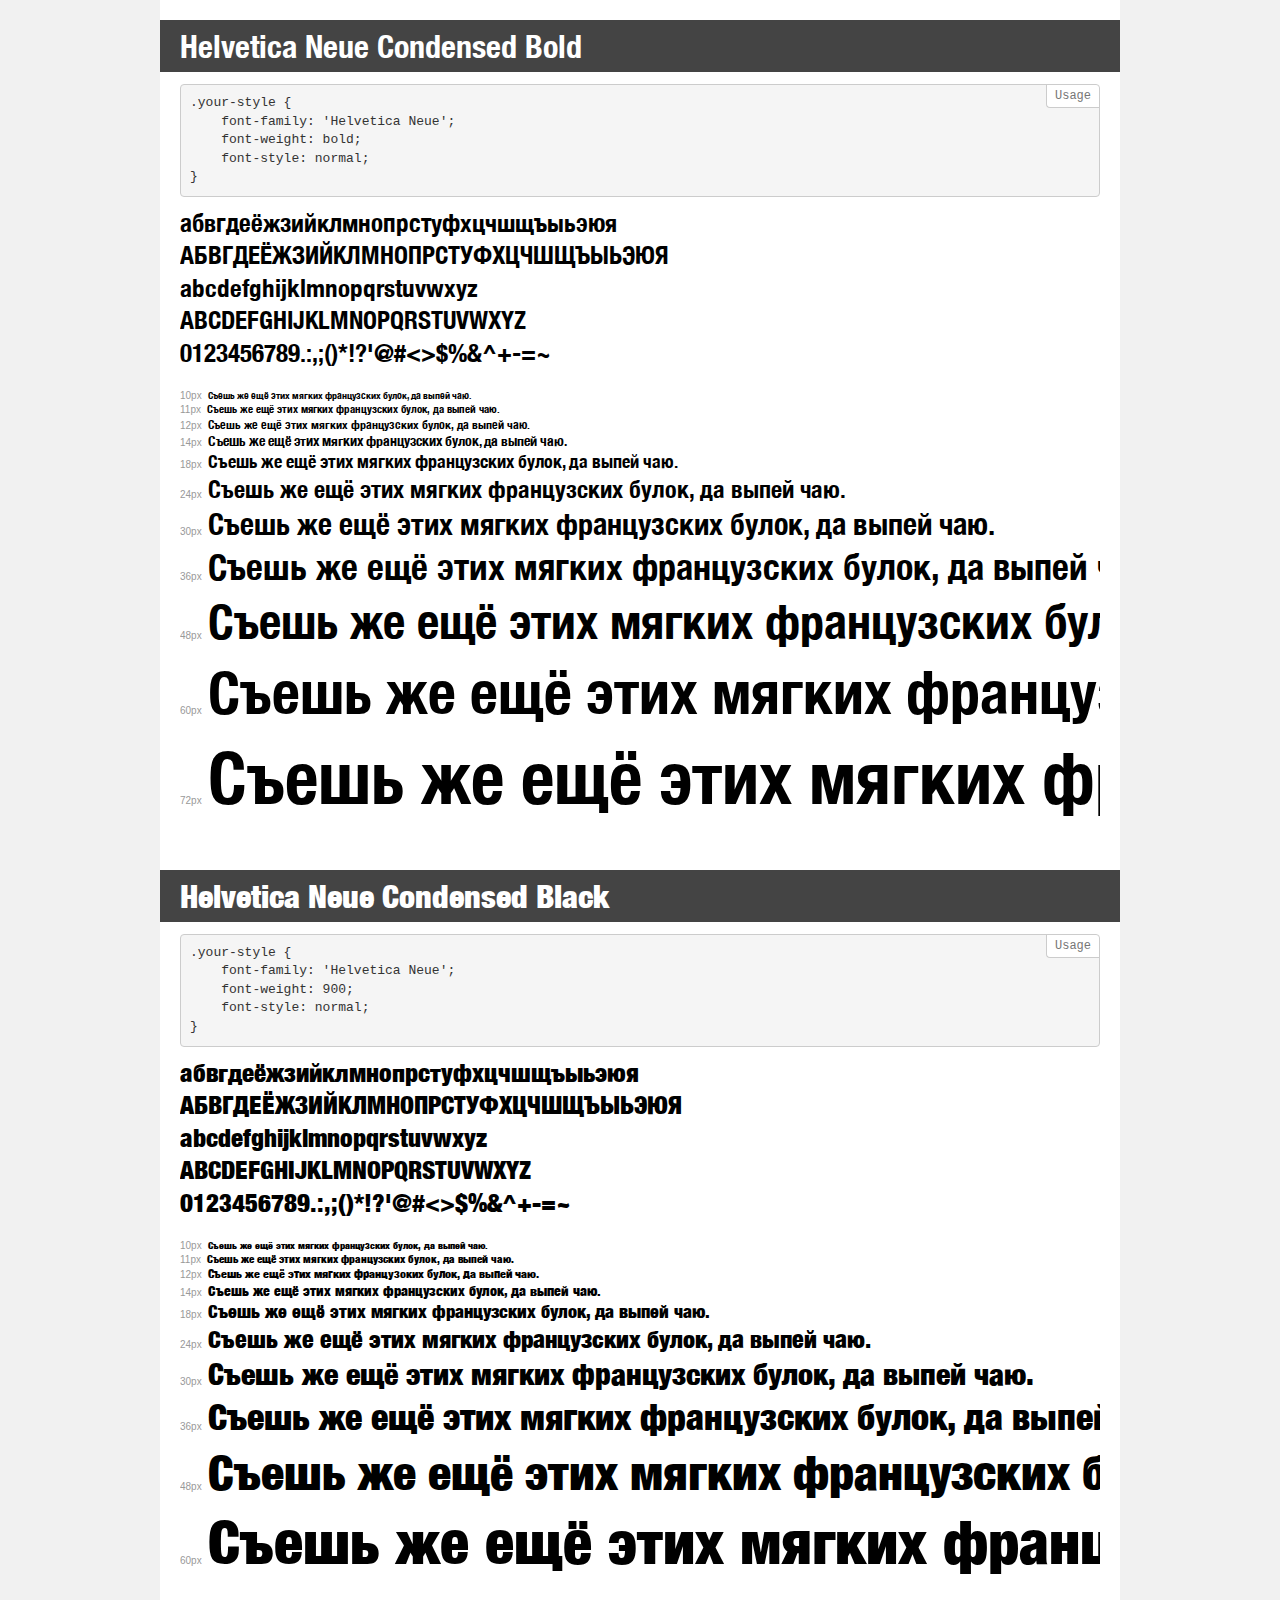
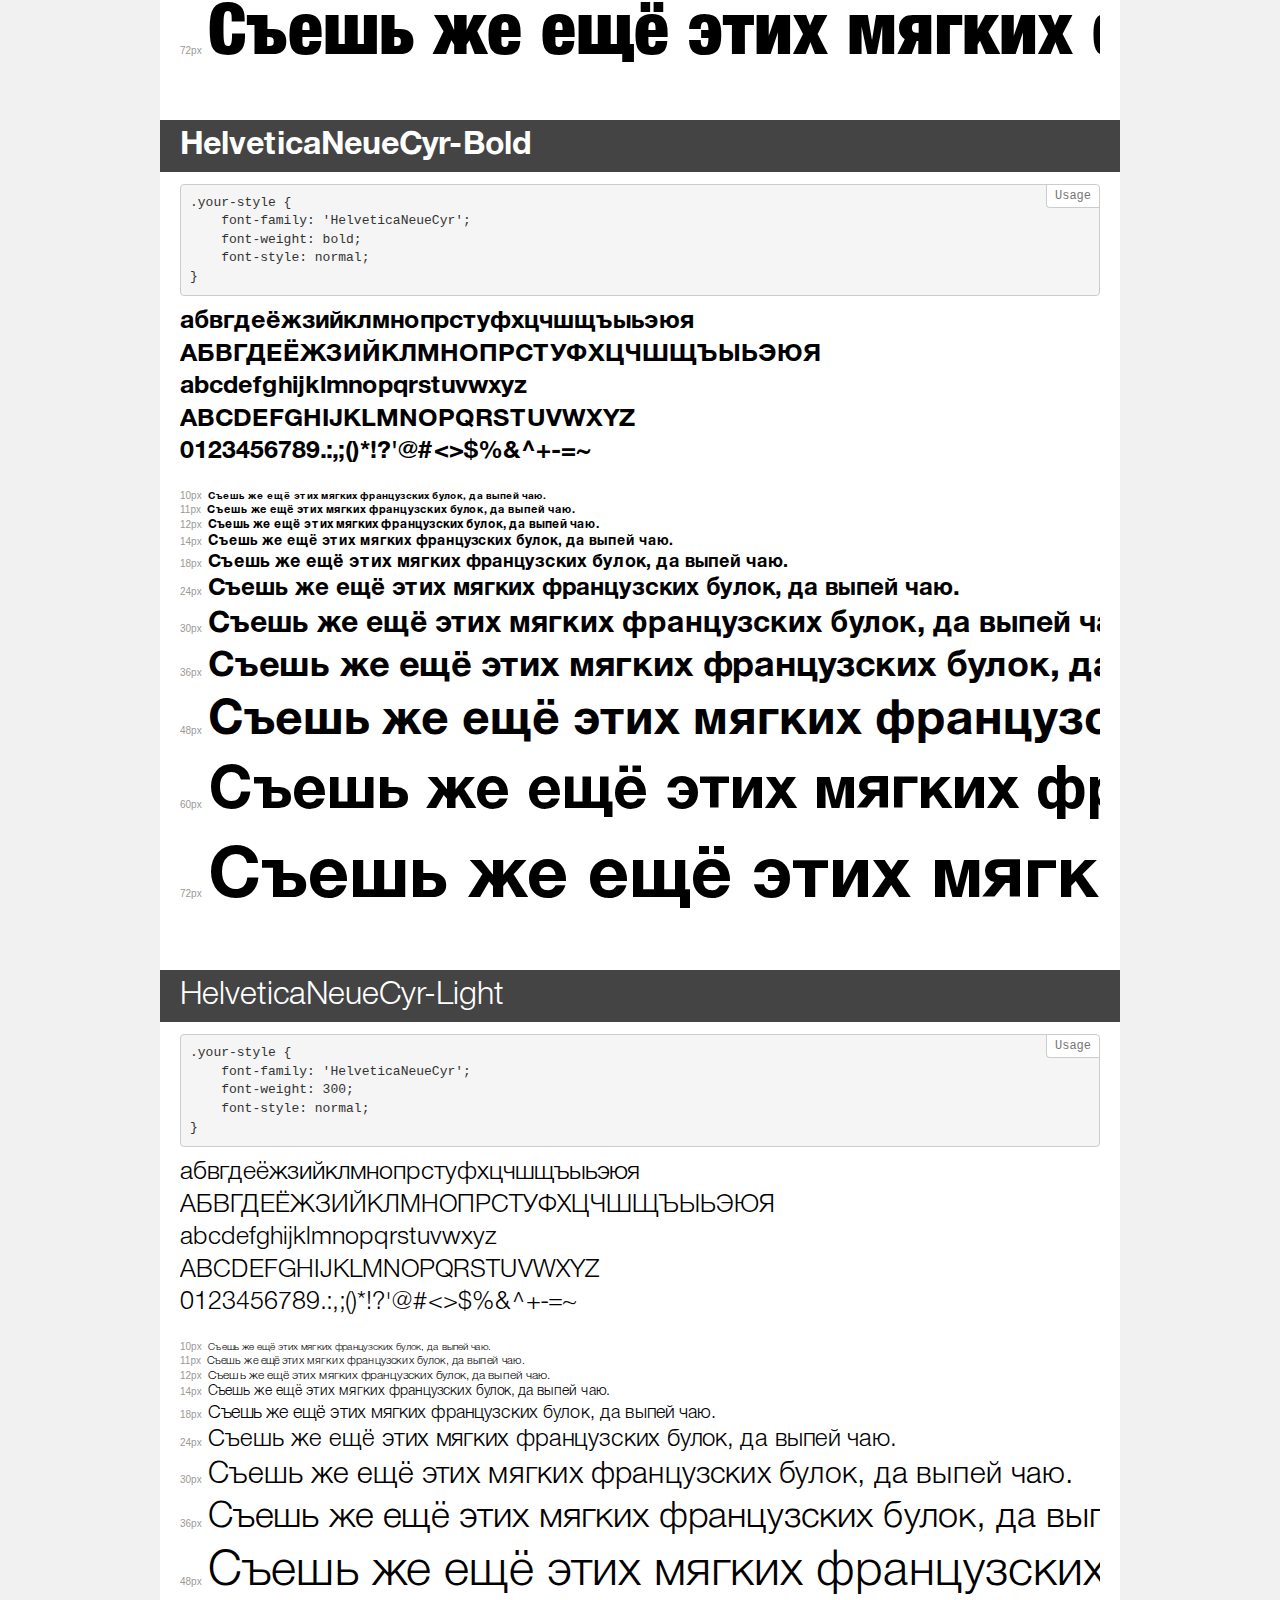
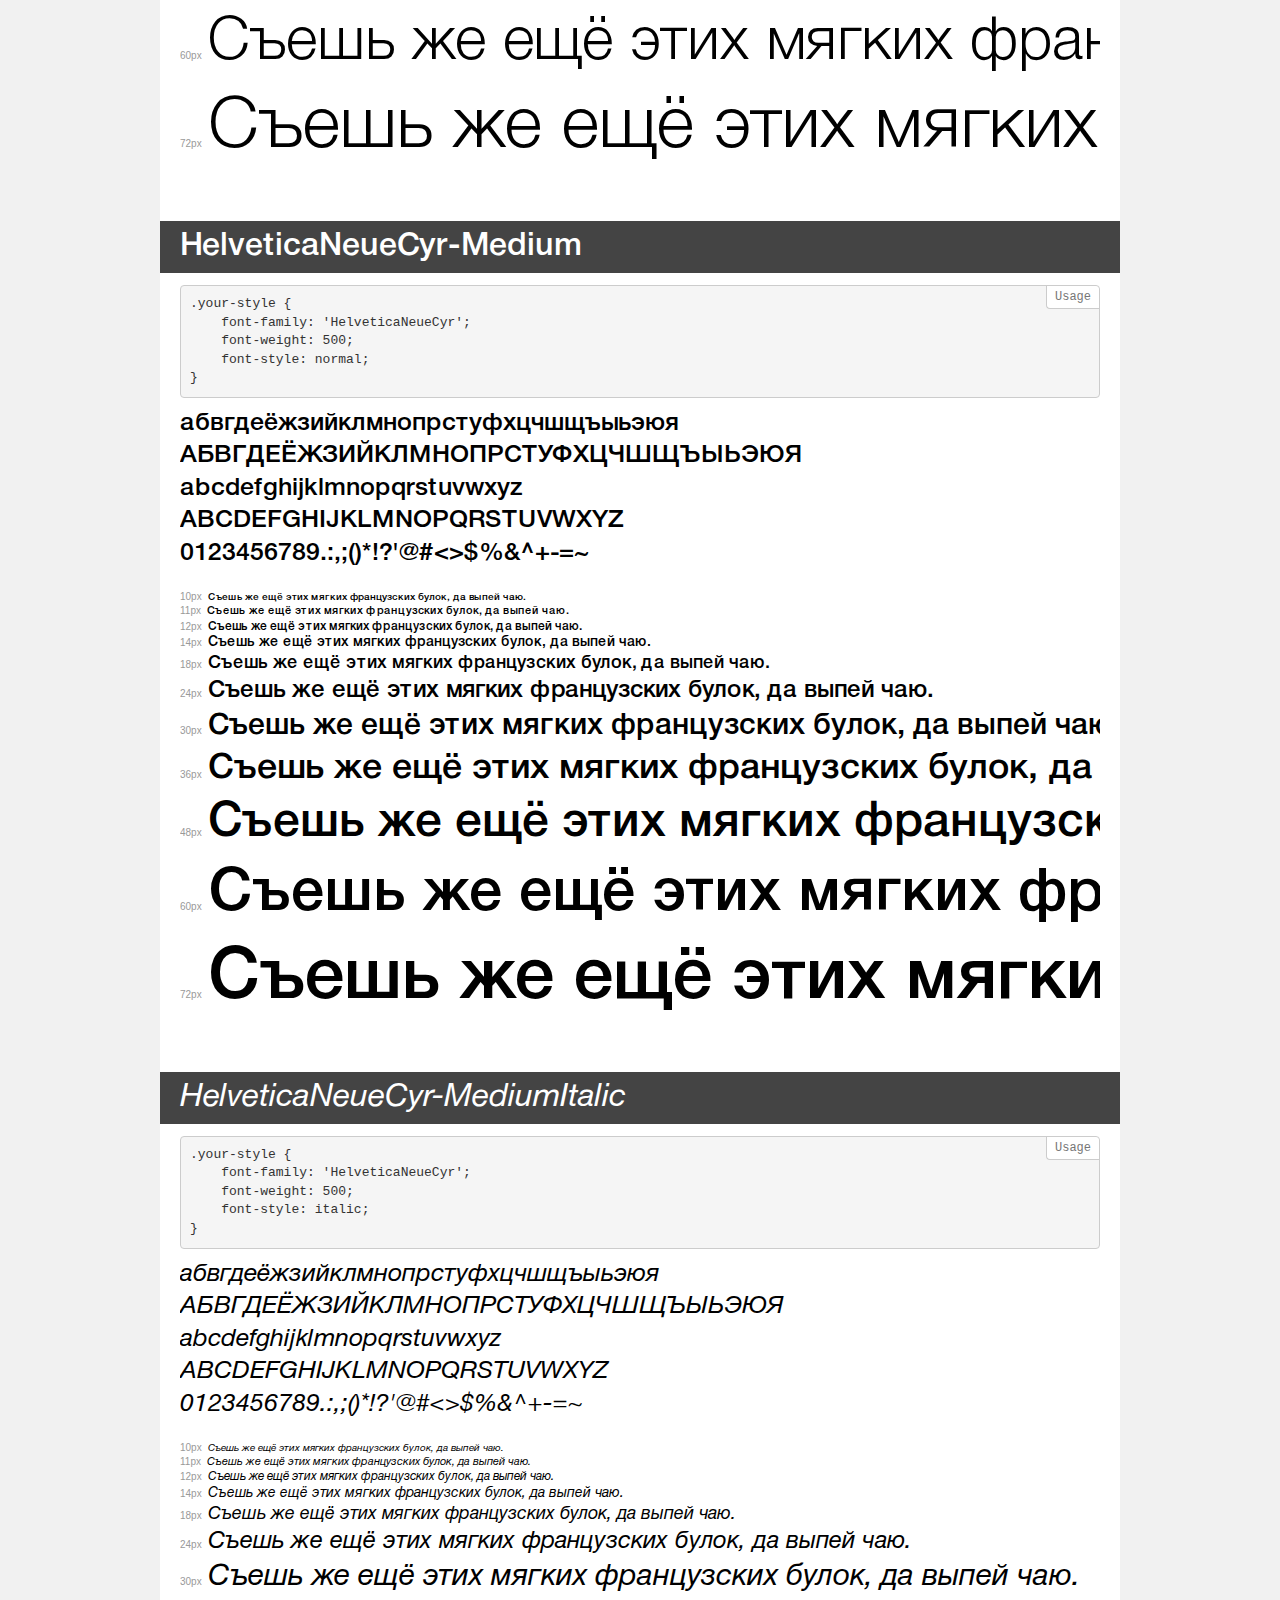
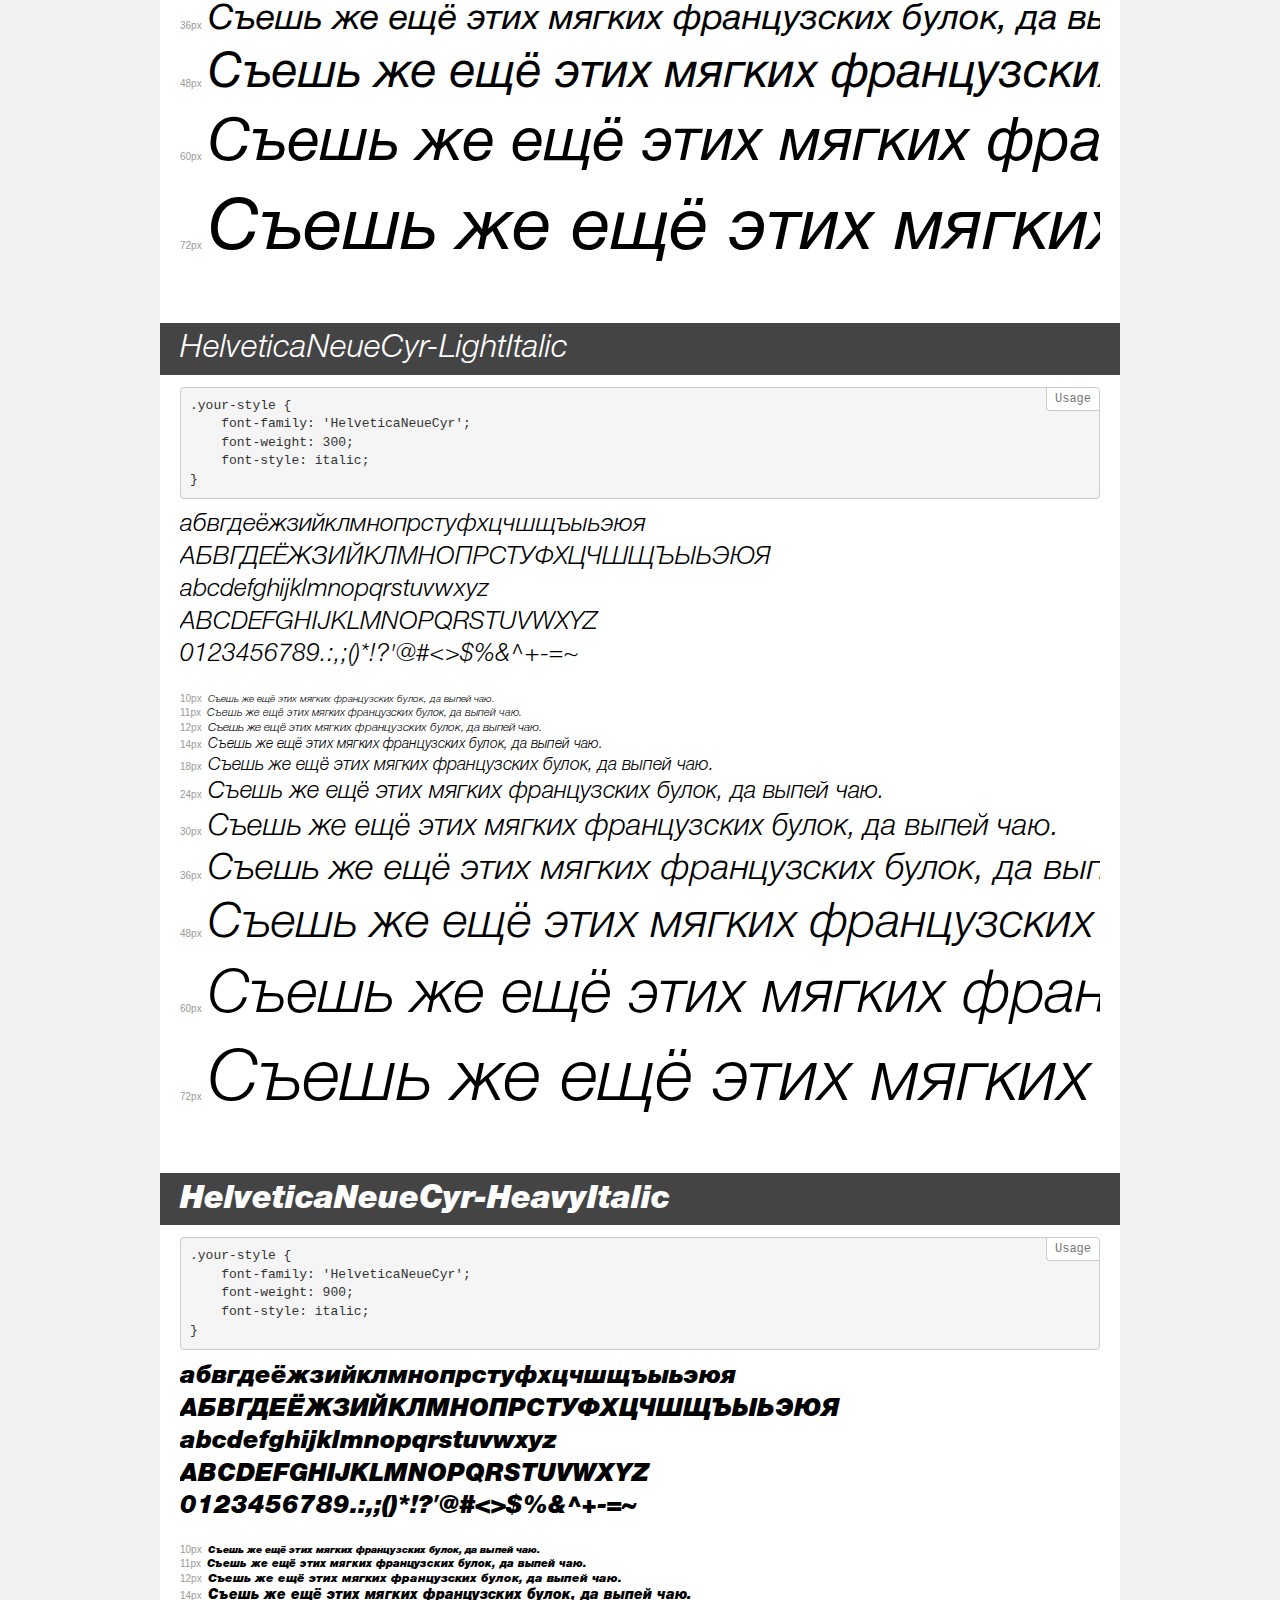
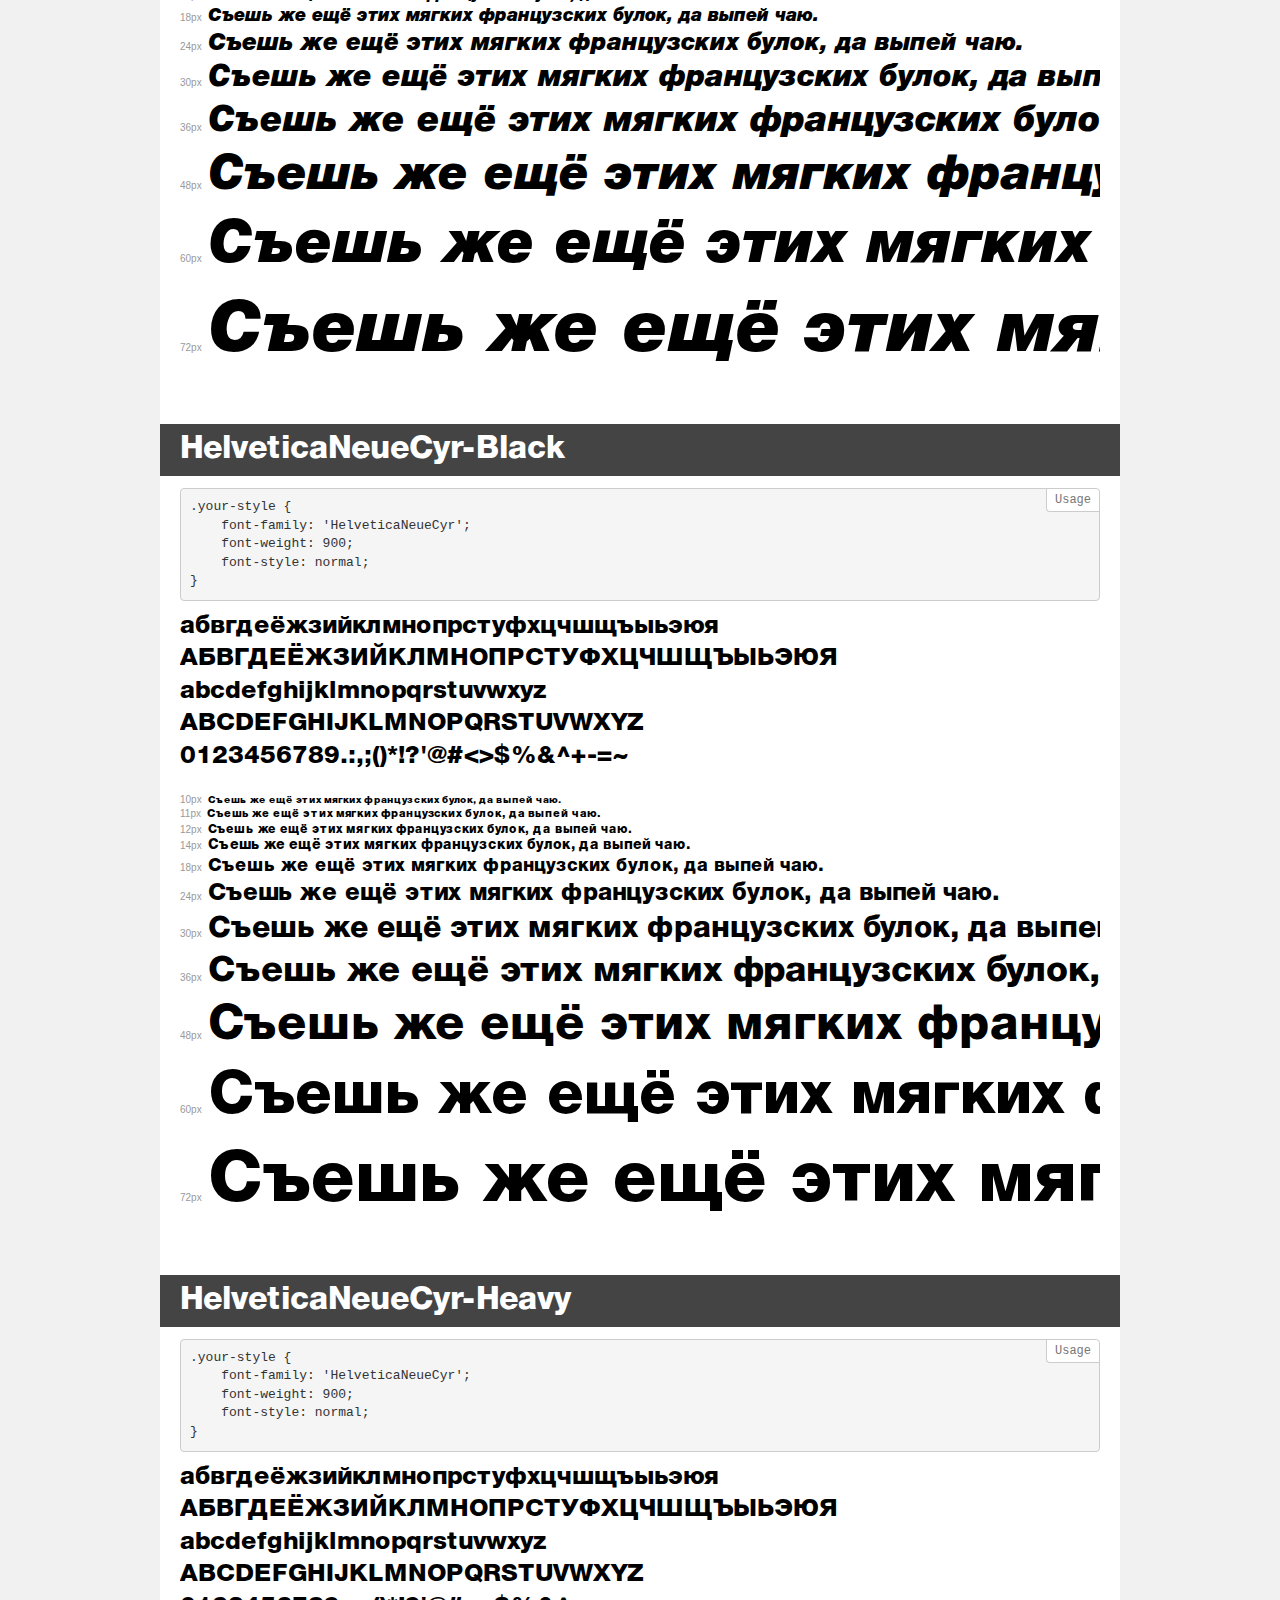
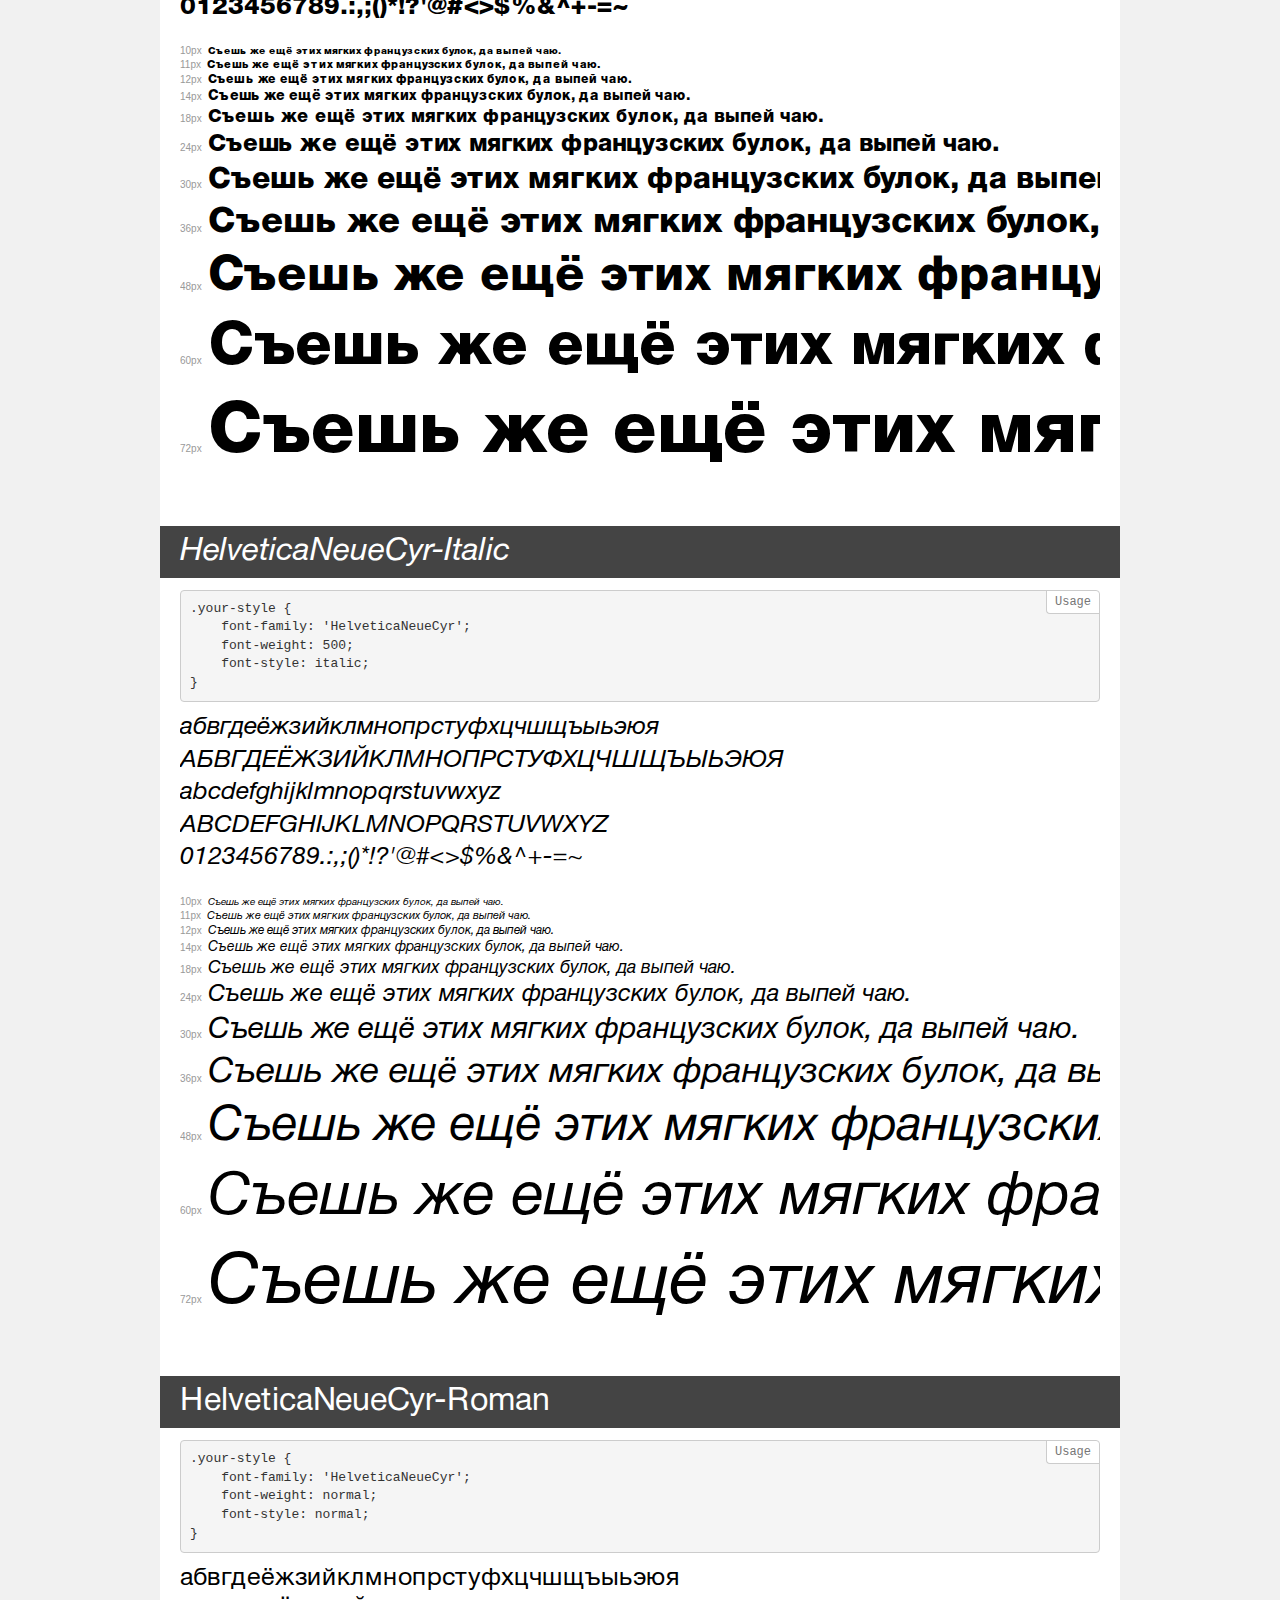
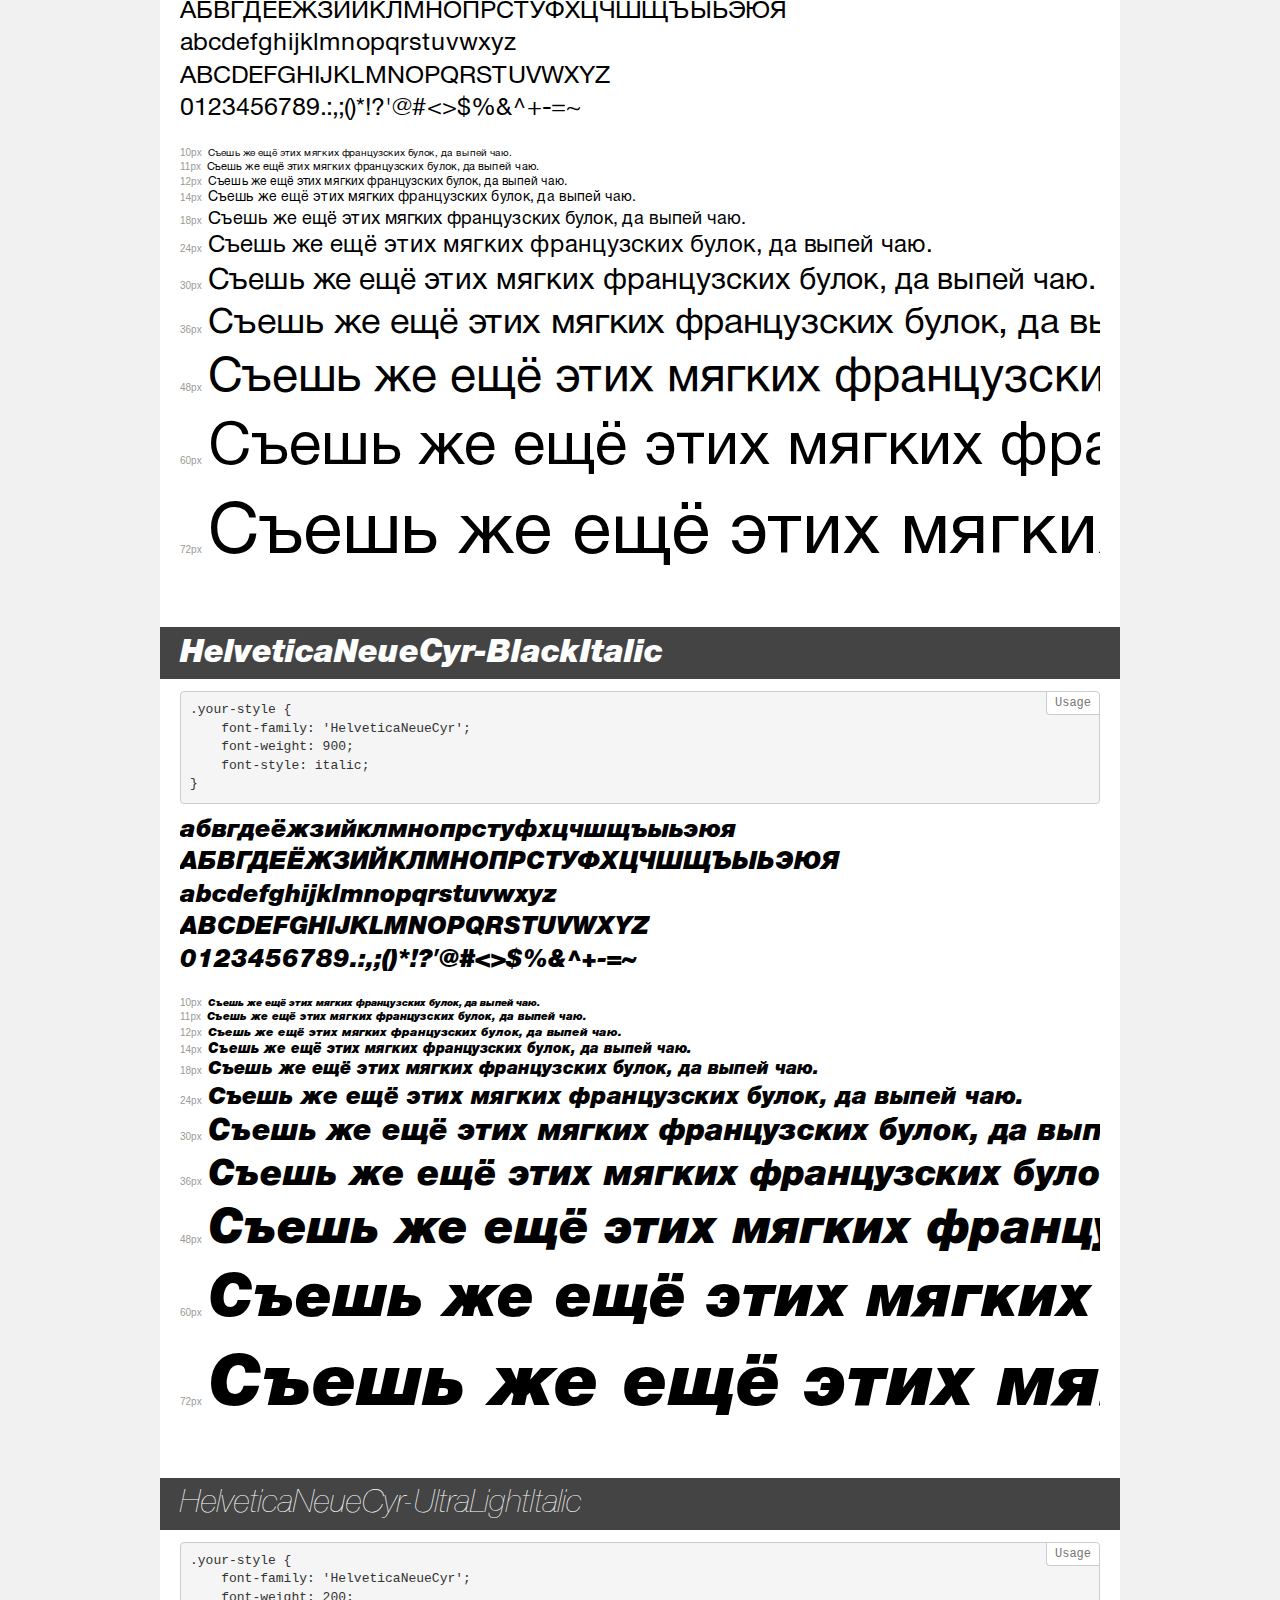
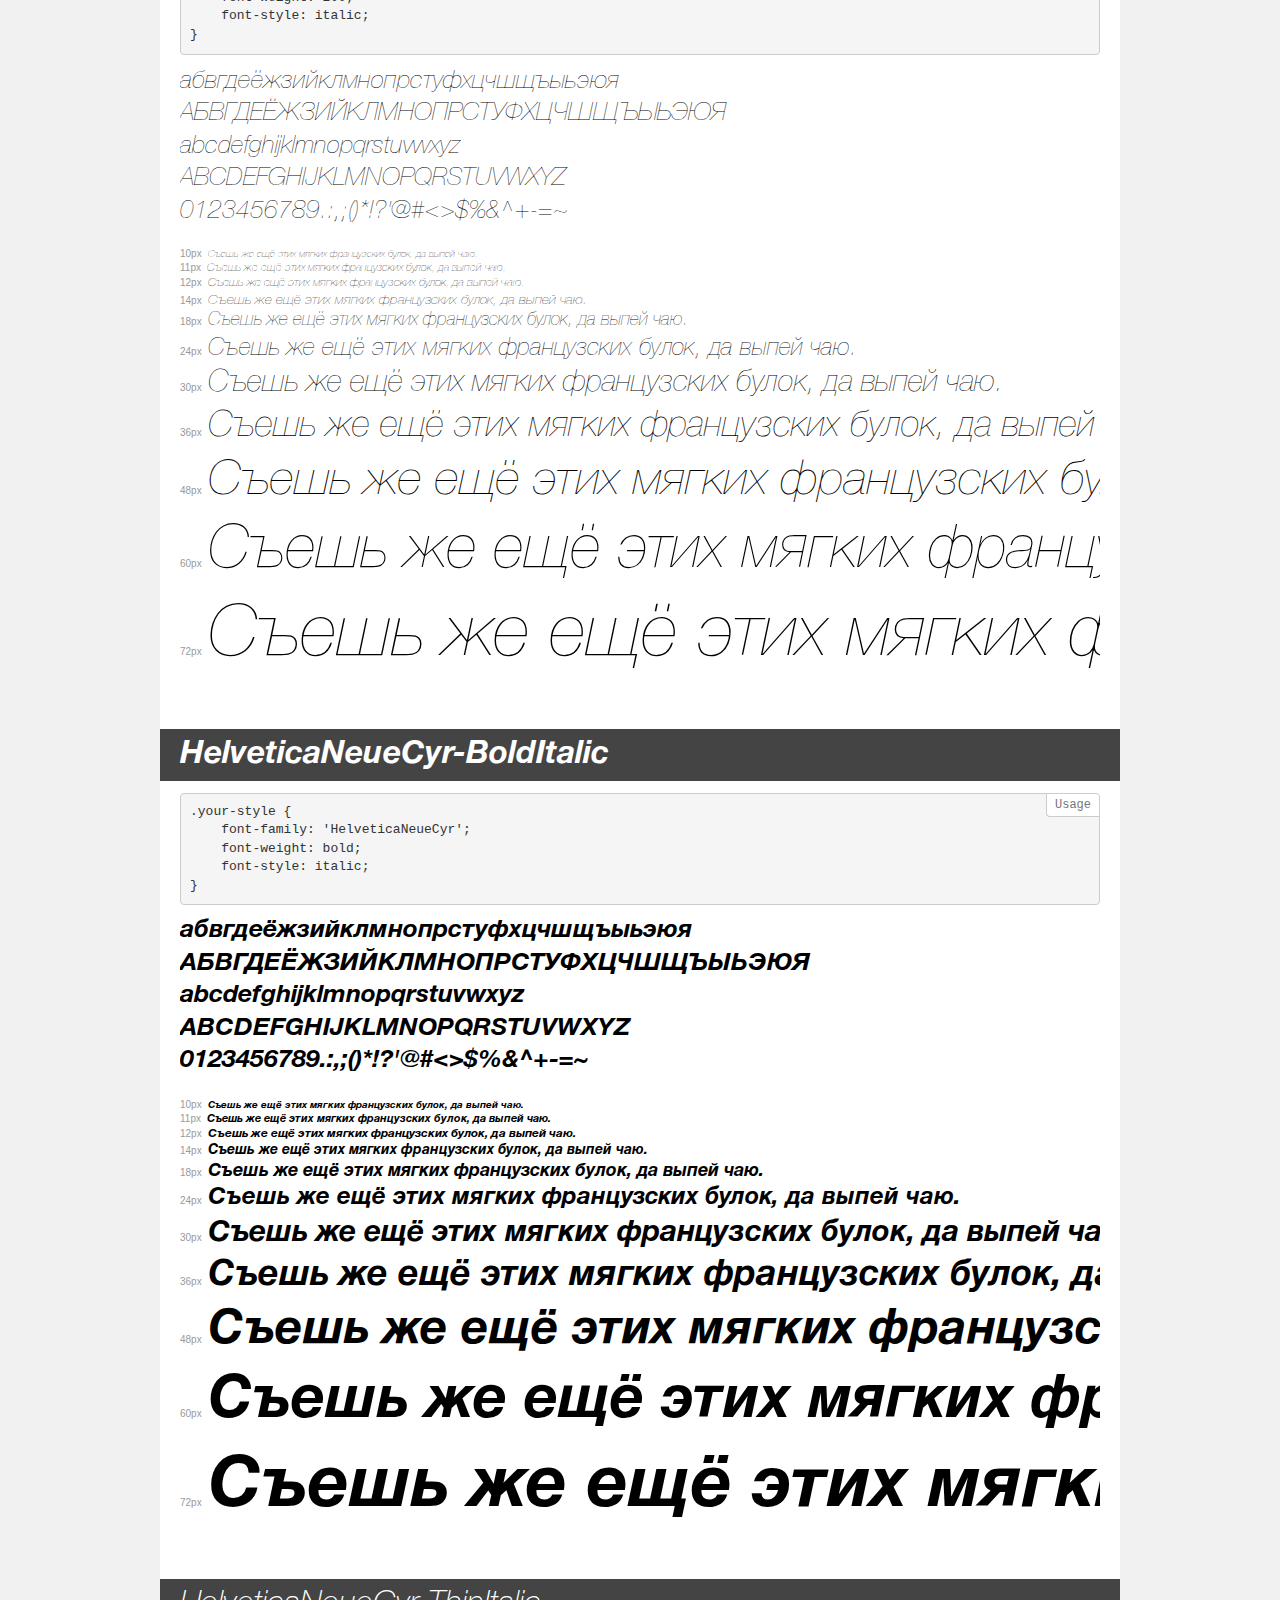
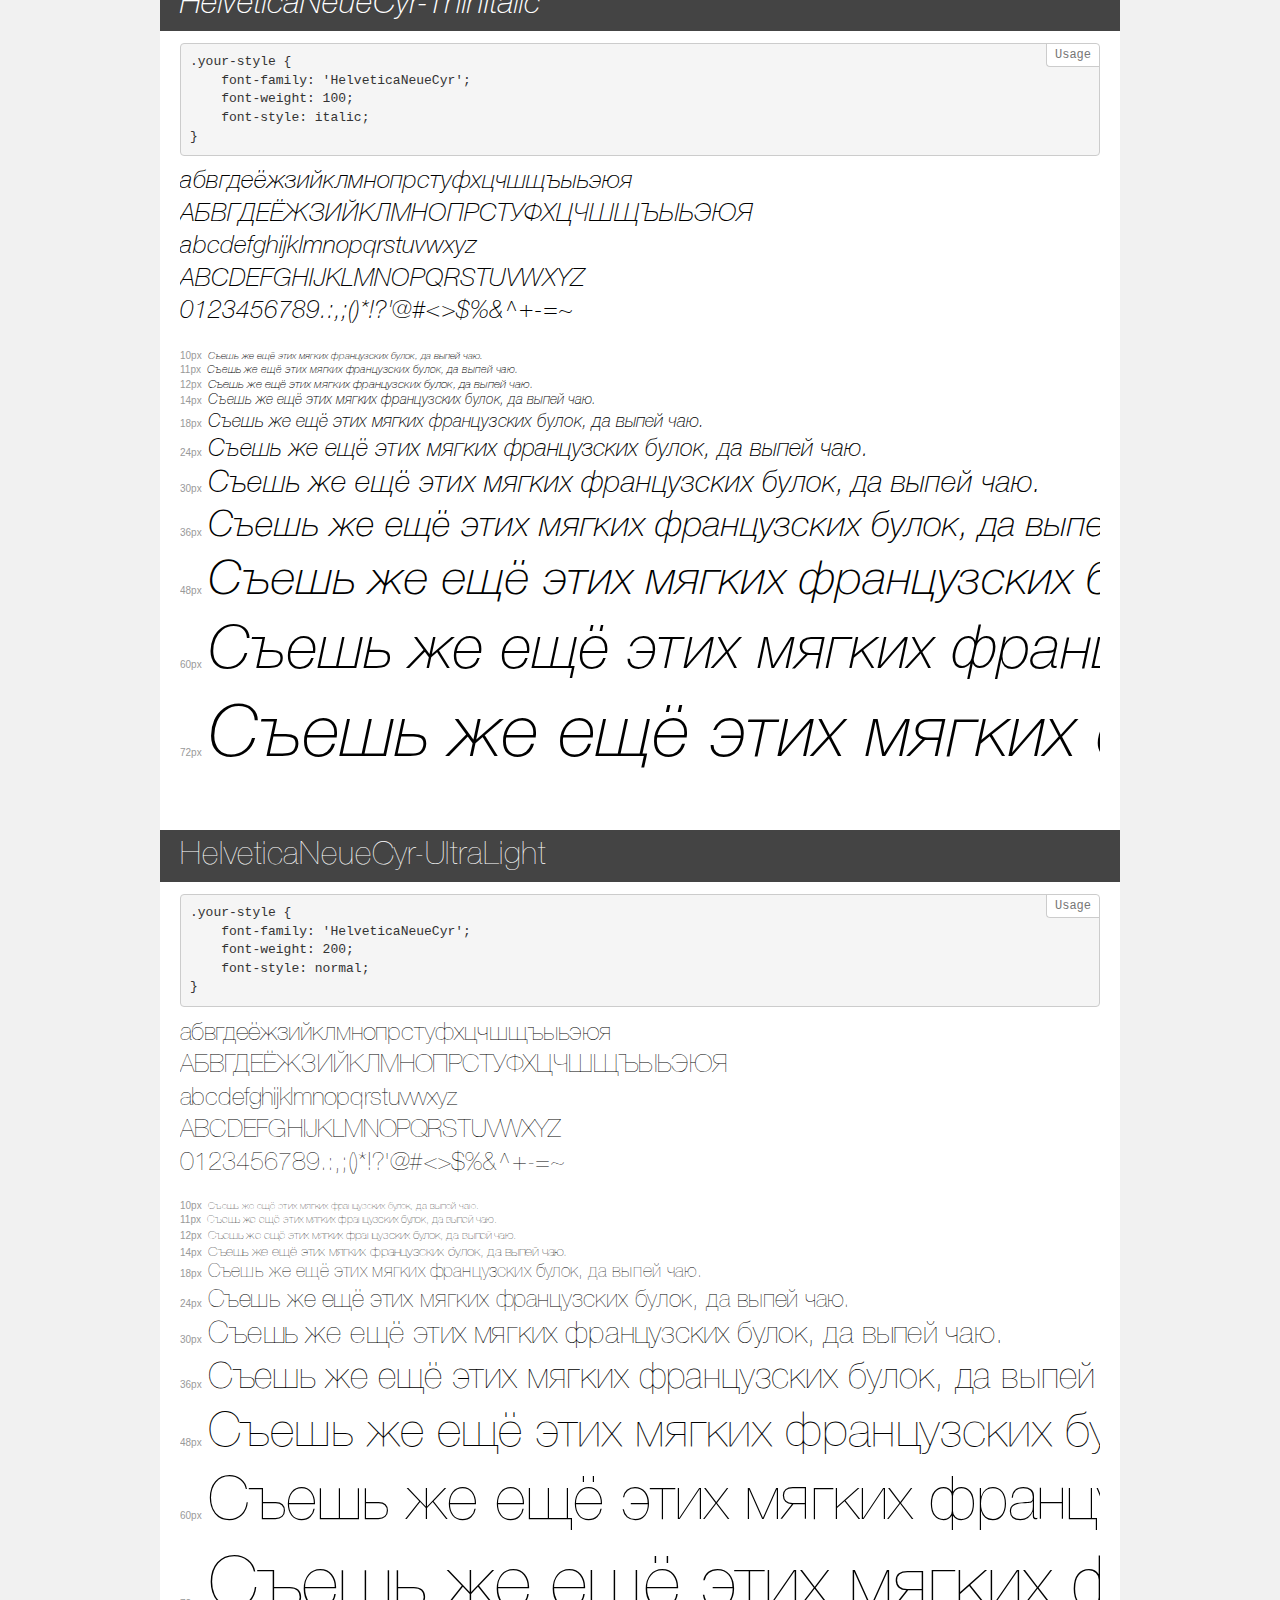
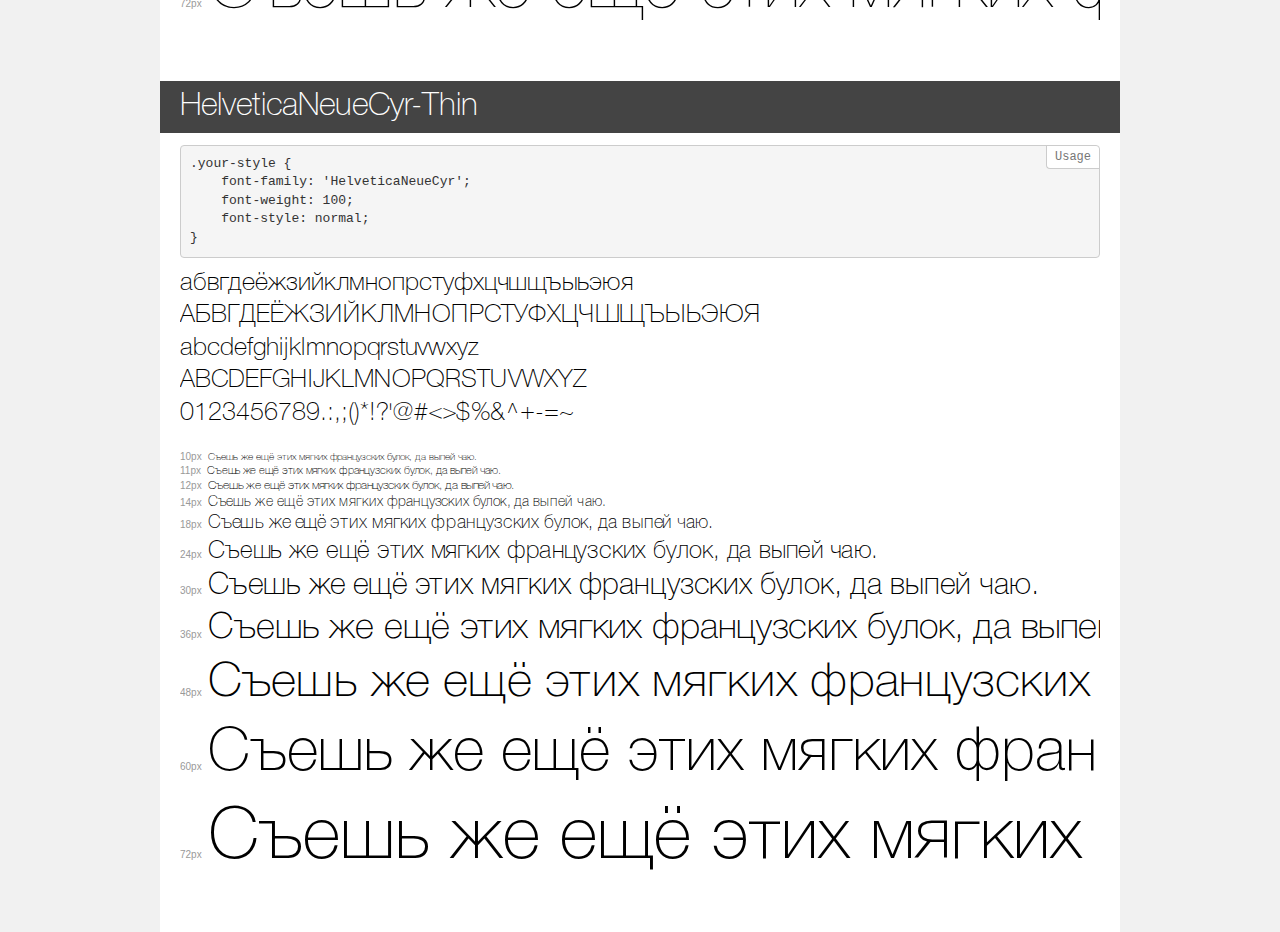
<file: src/template/fonts/HelveticaNeue/demo.html>
<!DOCTYPE html>
<html>
<head>
    <meta charset="utf-8">
    <meta http-equiv="X-UA-Compatible" content="IE=edge">
    <meta name="viewport" content="width=device-width, initial-scale=1">
    <meta name="robots" content="noindex, noarchive">
    <meta name="format-detection" content="telephone=no">
    <title>Transfonter demo</title>
    <link href="stylesheet.css" rel="stylesheet">
    <style>
        /*
        http://meyerweb.com/eric/tools/css/reset/
        v2.0 | 20110126
        License: none (public domain)
        */
        html, body, div, span, applet, object, iframe,
        h1, h2, h3, h4, h5, h6, p, blockquote, pre,
        a, abbr, acronym, address, big, cite, code,
        del, dfn, em, img, ins, kbd, q, s, samp,
        small, strike, strong, sub, sup, tt, var,
        b, u, i, center,
        dl, dt, dd, ol, ul, li,
        fieldset, form, label, legend,
        table, caption, tbody, tfoot, thead, tr, th, td,
        article, aside, canvas, details, embed,
        figure, figcaption, footer, header, hgroup,
        menu, nav, output, ruby, section, summary,
        time, mark, audio, video {
            margin: 0;
            padding: 0;
            border: 0;
            font-size: 100%;
            font: inherit;
            vertical-align: baseline;
        }
        /* HTML5 display-role reset for older browsers */
        article, aside, details, figcaption, figure,
        footer, header, hgroup, menu, nav, section {
            display: block;
        }
        body {
            line-height: 1;
        }
        ol, ul {
            list-style: none;
        }
        blockquote, q {
            quotes: none;
        }
        blockquote:before, blockquote:after,
        q:before, q:after {
            content: '';
            content: none;
        }
        table {
            border-collapse: collapse;
            border-spacing: 0;
        }
        /* common styles */
        body {
            background: #f1f1f1;
            color: #000;
        }
        .page {
            background: #fff;
            width: 920px;
            margin: 0 auto;
            padding: 20px 20px 0 20px;
            overflow: hidden;
        }
        .font-container {
            overflow-x: auto;
            overflow-y: hidden;
            margin-bottom: 40px;
            line-height: 1.3;
            white-space: nowrap;
            padding-bottom: 5px;
        }
        h1 {
            position: relative;
            background: #444;
            font-size: 32px;
            color: #fff;
            padding: 10px 20px;
            margin: 0 -20px 12px -20px;
        }
        .letters {
            font-size: 25px;
            margin-bottom: 20px;
        }
        .s10:before {
            content: '10px';
        }
        .s11:before {
            content: '11px';
        }
        .s12:before {
            content: '12px';
        }
        .s14:before {
            content: '14px';
        }
        .s18:before {
            content: '18px';
        }
        .s24:before {
            content: '24px';
        }
        .s30:before {
            content: '30px';
        }
        .s36:before {
            content: '36px';
        }
        .s48:before {
            content: '48px';
        }
        .s60:before {
            content: '60px';
        }
        .s72:before {
            content: '72px';
        }
        .s10:before, .s11:before, .s12:before, .s14:before,
        .s18:before, .s24:before, .s30:before, .s36:before,
        .s48:before, .s60:before, .s72:before {
            font-family: Arial, sans-serif;
            font-size: 10px;
            font-weight: normal;
            font-style: normal;
            color: #999;
            padding-right: 6px;
        }
        pre {
            display: block;
            position: relative;
            padding: 9px;
            margin: 0 0 10px;
            font-family: Monaco, Menlo, Consolas, "Courier New", monospace !important;
            font-size: 13px;
            line-height: 1.428571429;
            color: #333;
            font-weight: normal !important;
            font-style: normal !important;
            background-color: #f5f5f5;
            border: 1px solid #ccc;
            overflow-x: auto;
            border-radius: 4px;
        }
        pre:after {
            display: block;
            position: absolute;
            right: 0;
            top: 0;
            content: 'Usage';
            line-height: 1;
            padding: 5px 8px;
            font-size: 12px;
            color: #767676;
            background-color: #fff;
            border: 1px solid #ccc;
            border-right: none;
            border-top: none;
            border-radius: 0 4px 0 4px;
            z-index: 10;
        }
        /* responsive */
        @media (max-width: 959px) {
            .page {
                width: auto;
                margin: 0;
            }
        }
    </style>
</head>
<body>
<div class="page">
    <div class="demo" style="font-family: 'Helvetica Neue'; font-weight: bold; font-style: normal;">
        <h1>Helvetica Neue Condensed Bold</h1>
        <pre>.your-style {
    font-family: 'Helvetica Neue';
    font-weight: bold;
    font-style: normal;
}</pre>
        <div class="font-container">
            <p class="letters">
                абвгдеёжзийклмнопрстуфхцчшщъыьэюя<br>
АБВГДЕЁЖЗИЙКЛМНОПРСТУФХЦЧШЩЪЫЬЭЮЯ<br>
abcdefghijklmnopqrstuvwxyz<br>
ABCDEFGHIJKLMNOPQRSTUVWXYZ<br>
                0123456789.:,;()*!?'@#<>$%&^+-=~
            </p>
            <p class="s10" style="font-size: 10px;">Съешь же ещё этих мягких французских булок, да выпей чаю.</p>
            <p class="s11" style="font-size: 11px;">Съешь же ещё этих мягких французских булок, да выпей чаю.</p>
            <p class="s12" style="font-size: 12px;">Съешь же ещё этих мягких французских булок, да выпей чаю.</p>
            <p class="s14" style="font-size: 14px;">Съешь же ещё этих мягких французских булок, да выпей чаю.</p>
            <p class="s18" style="font-size: 18px;">Съешь же ещё этих мягких французских булок, да выпей чаю.</p>
            <p class="s24" style="font-size: 24px;">Съешь же ещё этих мягких французских булок, да выпей чаю.</p>
            <p class="s30" style="font-size: 30px;">Съешь же ещё этих мягких французских булок, да выпей чаю.</p>
            <p class="s36" style="font-size: 36px;">Съешь же ещё этих мягких французских булок, да выпей чаю.</p>
            <p class="s48" style="font-size: 48px;">Съешь же ещё этих мягких французских булок, да выпей чаю.</p>
            <p class="s60" style="font-size: 60px;">Съешь же ещё этих мягких французских булок, да выпей чаю.</p>
            <p class="s72" style="font-size: 72px;">Съешь же ещё этих мягких французских булок, да выпей чаю.</p>
        </div>
    </div>
    <div class="demo" style="font-family: 'Helvetica Neue'; font-weight: 900; font-style: normal;">
        <h1>Helvetica Neue Condensed Black</h1>
        <pre>.your-style {
    font-family: 'Helvetica Neue';
    font-weight: 900;
    font-style: normal;
}</pre>
        <div class="font-container">
            <p class="letters">
                абвгдеёжзийклмнопрстуфхцчшщъыьэюя<br>
АБВГДЕЁЖЗИЙКЛМНОПРСТУФХЦЧШЩЪЫЬЭЮЯ<br>
abcdefghijklmnopqrstuvwxyz<br>
ABCDEFGHIJKLMNOPQRSTUVWXYZ<br>
                0123456789.:,;()*!?'@#<>$%&^+-=~
            </p>
            <p class="s10" style="font-size: 10px;">Съешь же ещё этих мягких французских булок, да выпей чаю.</p>
            <p class="s11" style="font-size: 11px;">Съешь же ещё этих мягких французских булок, да выпей чаю.</p>
            <p class="s12" style="font-size: 12px;">Съешь же ещё этих мягких французских булок, да выпей чаю.</p>
            <p class="s14" style="font-size: 14px;">Съешь же ещё этих мягких французских булок, да выпей чаю.</p>
            <p class="s18" style="font-size: 18px;">Съешь же ещё этих мягких французских булок, да выпей чаю.</p>
            <p class="s24" style="font-size: 24px;">Съешь же ещё этих мягких французских булок, да выпей чаю.</p>
            <p class="s30" style="font-size: 30px;">Съешь же ещё этих мягких французских булок, да выпей чаю.</p>
            <p class="s36" style="font-size: 36px;">Съешь же ещё этих мягких французских булок, да выпей чаю.</p>
            <p class="s48" style="font-size: 48px;">Съешь же ещё этих мягких французских булок, да выпей чаю.</p>
            <p class="s60" style="font-size: 60px;">Съешь же ещё этих мягких французских булок, да выпей чаю.</p>
            <p class="s72" style="font-size: 72px;">Съешь же ещё этих мягких французских булок, да выпей чаю.</p>
        </div>
    </div>
    <div class="demo" style="font-family: 'HelveticaNeueCyr'; font-weight: bold; font-style: normal;">
        <h1>HelveticaNeueCyr-Bold</h1>
        <pre>.your-style {
    font-family: 'HelveticaNeueCyr';
    font-weight: bold;
    font-style: normal;
}</pre>
        <div class="font-container">
            <p class="letters">
                абвгдеёжзийклмнопрстуфхцчшщъыьэюя<br>
АБВГДЕЁЖЗИЙКЛМНОПРСТУФХЦЧШЩЪЫЬЭЮЯ<br>
abcdefghijklmnopqrstuvwxyz<br>
ABCDEFGHIJKLMNOPQRSTUVWXYZ<br>
                0123456789.:,;()*!?'@#<>$%&^+-=~
            </p>
            <p class="s10" style="font-size: 10px;">Съешь же ещё этих мягких французских булок, да выпей чаю.</p>
            <p class="s11" style="font-size: 11px;">Съешь же ещё этих мягких французских булок, да выпей чаю.</p>
            <p class="s12" style="font-size: 12px;">Съешь же ещё этих мягких французских булок, да выпей чаю.</p>
            <p class="s14" style="font-size: 14px;">Съешь же ещё этих мягких французских булок, да выпей чаю.</p>
            <p class="s18" style="font-size: 18px;">Съешь же ещё этих мягких французских булок, да выпей чаю.</p>
            <p class="s24" style="font-size: 24px;">Съешь же ещё этих мягких французских булок, да выпей чаю.</p>
            <p class="s30" style="font-size: 30px;">Съешь же ещё этих мягких французских булок, да выпей чаю.</p>
            <p class="s36" style="font-size: 36px;">Съешь же ещё этих мягких французских булок, да выпей чаю.</p>
            <p class="s48" style="font-size: 48px;">Съешь же ещё этих мягких французских булок, да выпей чаю.</p>
            <p class="s60" style="font-size: 60px;">Съешь же ещё этих мягких французских булок, да выпей чаю.</p>
            <p class="s72" style="font-size: 72px;">Съешь же ещё этих мягких французских булок, да выпей чаю.</p>
        </div>
    </div>
    <div class="demo" style="font-family: 'HelveticaNeueCyr'; font-weight: 300; font-style: normal;">
        <h1>HelveticaNeueCyr-Light</h1>
        <pre>.your-style {
    font-family: 'HelveticaNeueCyr';
    font-weight: 300;
    font-style: normal;
}</pre>
        <div class="font-container">
            <p class="letters">
                абвгдеёжзийклмнопрстуфхцчшщъыьэюя<br>
АБВГДЕЁЖЗИЙКЛМНОПРСТУФХЦЧШЩЪЫЬЭЮЯ<br>
abcdefghijklmnopqrstuvwxyz<br>
ABCDEFGHIJKLMNOPQRSTUVWXYZ<br>
                0123456789.:,;()*!?'@#<>$%&^+-=~
            </p>
            <p class="s10" style="font-size: 10px;">Съешь же ещё этих мягких французских булок, да выпей чаю.</p>
            <p class="s11" style="font-size: 11px;">Съешь же ещё этих мягких французских булок, да выпей чаю.</p>
            <p class="s12" style="font-size: 12px;">Съешь же ещё этих мягких французских булок, да выпей чаю.</p>
            <p class="s14" style="font-size: 14px;">Съешь же ещё этих мягких французских булок, да выпей чаю.</p>
            <p class="s18" style="font-size: 18px;">Съешь же ещё этих мягких французских булок, да выпей чаю.</p>
            <p class="s24" style="font-size: 24px;">Съешь же ещё этих мягких французских булок, да выпей чаю.</p>
            <p class="s30" style="font-size: 30px;">Съешь же ещё этих мягких французских булок, да выпей чаю.</p>
            <p class="s36" style="font-size: 36px;">Съешь же ещё этих мягких французских булок, да выпей чаю.</p>
            <p class="s48" style="font-size: 48px;">Съешь же ещё этих мягких французских булок, да выпей чаю.</p>
            <p class="s60" style="font-size: 60px;">Съешь же ещё этих мягких французских булок, да выпей чаю.</p>
            <p class="s72" style="font-size: 72px;">Съешь же ещё этих мягких французских булок, да выпей чаю.</p>
        </div>
    </div>
    <div class="demo" style="font-family: 'HelveticaNeueCyr'; font-weight: 500; font-style: normal;">
        <h1>HelveticaNeueCyr-Medium</h1>
        <pre>.your-style {
    font-family: 'HelveticaNeueCyr';
    font-weight: 500;
    font-style: normal;
}</pre>
        <div class="font-container">
            <p class="letters">
                абвгдеёжзийклмнопрстуфхцчшщъыьэюя<br>
АБВГДЕЁЖЗИЙКЛМНОПРСТУФХЦЧШЩЪЫЬЭЮЯ<br>
abcdefghijklmnopqrstuvwxyz<br>
ABCDEFGHIJKLMNOPQRSTUVWXYZ<br>
                0123456789.:,;()*!?'@#<>$%&^+-=~
            </p>
            <p class="s10" style="font-size: 10px;">Съешь же ещё этих мягких французских булок, да выпей чаю.</p>
            <p class="s11" style="font-size: 11px;">Съешь же ещё этих мягких французских булок, да выпей чаю.</p>
            <p class="s12" style="font-size: 12px;">Съешь же ещё этих мягких французских булок, да выпей чаю.</p>
            <p class="s14" style="font-size: 14px;">Съешь же ещё этих мягких французских булок, да выпей чаю.</p>
            <p class="s18" style="font-size: 18px;">Съешь же ещё этих мягких французских булок, да выпей чаю.</p>
            <p class="s24" style="font-size: 24px;">Съешь же ещё этих мягких французских булок, да выпей чаю.</p>
            <p class="s30" style="font-size: 30px;">Съешь же ещё этих мягких французских булок, да выпей чаю.</p>
            <p class="s36" style="font-size: 36px;">Съешь же ещё этих мягких французских булок, да выпей чаю.</p>
            <p class="s48" style="font-size: 48px;">Съешь же ещё этих мягких французских булок, да выпей чаю.</p>
            <p class="s60" style="font-size: 60px;">Съешь же ещё этих мягких французских булок, да выпей чаю.</p>
            <p class="s72" style="font-size: 72px;">Съешь же ещё этих мягких французских булок, да выпей чаю.</p>
        </div>
    </div>
    <div class="demo" style="font-family: 'HelveticaNeueCyr'; font-weight: 500; font-style: italic;">
        <h1>HelveticaNeueCyr-MediumItalic</h1>
        <pre>.your-style {
    font-family: 'HelveticaNeueCyr';
    font-weight: 500;
    font-style: italic;
}</pre>
        <div class="font-container">
            <p class="letters">
                абвгдеёжзийклмнопрстуфхцчшщъыьэюя<br>
АБВГДЕЁЖЗИЙКЛМНОПРСТУФХЦЧШЩЪЫЬЭЮЯ<br>
abcdefghijklmnopqrstuvwxyz<br>
ABCDEFGHIJKLMNOPQRSTUVWXYZ<br>
                0123456789.:,;()*!?'@#<>$%&^+-=~
            </p>
            <p class="s10" style="font-size: 10px;">Съешь же ещё этих мягких французских булок, да выпей чаю.</p>
            <p class="s11" style="font-size: 11px;">Съешь же ещё этих мягких французских булок, да выпей чаю.</p>
            <p class="s12" style="font-size: 12px;">Съешь же ещё этих мягких французских булок, да выпей чаю.</p>
            <p class="s14" style="font-size: 14px;">Съешь же ещё этих мягких французских булок, да выпей чаю.</p>
            <p class="s18" style="font-size: 18px;">Съешь же ещё этих мягких французских булок, да выпей чаю.</p>
            <p class="s24" style="font-size: 24px;">Съешь же ещё этих мягких французских булок, да выпей чаю.</p>
            <p class="s30" style="font-size: 30px;">Съешь же ещё этих мягких французских булок, да выпей чаю.</p>
            <p class="s36" style="font-size: 36px;">Съешь же ещё этих мягких французских булок, да выпей чаю.</p>
            <p class="s48" style="font-size: 48px;">Съешь же ещё этих мягких французских булок, да выпей чаю.</p>
            <p class="s60" style="font-size: 60px;">Съешь же ещё этих мягких французских булок, да выпей чаю.</p>
            <p class="s72" style="font-size: 72px;">Съешь же ещё этих мягких французских булок, да выпей чаю.</p>
        </div>
    </div>
    <div class="demo" style="font-family: 'HelveticaNeueCyr'; font-weight: 300; font-style: italic;">
        <h1>HelveticaNeueCyr-LightItalic</h1>
        <pre>.your-style {
    font-family: 'HelveticaNeueCyr';
    font-weight: 300;
    font-style: italic;
}</pre>
        <div class="font-container">
            <p class="letters">
                абвгдеёжзийклмнопрстуфхцчшщъыьэюя<br>
АБВГДЕЁЖЗИЙКЛМНОПРСТУФХЦЧШЩЪЫЬЭЮЯ<br>
abcdefghijklmnopqrstuvwxyz<br>
ABCDEFGHIJKLMNOPQRSTUVWXYZ<br>
                0123456789.:,;()*!?'@#<>$%&^+-=~
            </p>
            <p class="s10" style="font-size: 10px;">Съешь же ещё этих мягких французских булок, да выпей чаю.</p>
            <p class="s11" style="font-size: 11px;">Съешь же ещё этих мягких французских булок, да выпей чаю.</p>
            <p class="s12" style="font-size: 12px;">Съешь же ещё этих мягких французских булок, да выпей чаю.</p>
            <p class="s14" style="font-size: 14px;">Съешь же ещё этих мягких французских булок, да выпей чаю.</p>
            <p class="s18" style="font-size: 18px;">Съешь же ещё этих мягких французских булок, да выпей чаю.</p>
            <p class="s24" style="font-size: 24px;">Съешь же ещё этих мягких французских булок, да выпей чаю.</p>
            <p class="s30" style="font-size: 30px;">Съешь же ещё этих мягких французских булок, да выпей чаю.</p>
            <p class="s36" style="font-size: 36px;">Съешь же ещё этих мягких французских булок, да выпей чаю.</p>
            <p class="s48" style="font-size: 48px;">Съешь же ещё этих мягких французских булок, да выпей чаю.</p>
            <p class="s60" style="font-size: 60px;">Съешь же ещё этих мягких французских булок, да выпей чаю.</p>
            <p class="s72" style="font-size: 72px;">Съешь же ещё этих мягких французских булок, да выпей чаю.</p>
        </div>
    </div>
    <div class="demo" style="font-family: 'HelveticaNeueCyr'; font-weight: 900; font-style: italic;">
        <h1>HelveticaNeueCyr-HeavyItalic</h1>
        <pre>.your-style {
    font-family: 'HelveticaNeueCyr';
    font-weight: 900;
    font-style: italic;
}</pre>
        <div class="font-container">
            <p class="letters">
                абвгдеёжзийклмнопрстуфхцчшщъыьэюя<br>
АБВГДЕЁЖЗИЙКЛМНОПРСТУФХЦЧШЩЪЫЬЭЮЯ<br>
abcdefghijklmnopqrstuvwxyz<br>
ABCDEFGHIJKLMNOPQRSTUVWXYZ<br>
                0123456789.:,;()*!?'@#<>$%&^+-=~
            </p>
            <p class="s10" style="font-size: 10px;">Съешь же ещё этих мягких французских булок, да выпей чаю.</p>
            <p class="s11" style="font-size: 11px;">Съешь же ещё этих мягких французских булок, да выпей чаю.</p>
            <p class="s12" style="font-size: 12px;">Съешь же ещё этих мягких французских булок, да выпей чаю.</p>
            <p class="s14" style="font-size: 14px;">Съешь же ещё этих мягких французских булок, да выпей чаю.</p>
            <p class="s18" style="font-size: 18px;">Съешь же ещё этих мягких французских булок, да выпей чаю.</p>
            <p class="s24" style="font-size: 24px;">Съешь же ещё этих мягких французских булок, да выпей чаю.</p>
            <p class="s30" style="font-size: 30px;">Съешь же ещё этих мягких французских булок, да выпей чаю.</p>
            <p class="s36" style="font-size: 36px;">Съешь же ещё этих мягких французских булок, да выпей чаю.</p>
            <p class="s48" style="font-size: 48px;">Съешь же ещё этих мягких французских булок, да выпей чаю.</p>
            <p class="s60" style="font-size: 60px;">Съешь же ещё этих мягких французских булок, да выпей чаю.</p>
            <p class="s72" style="font-size: 72px;">Съешь же ещё этих мягких французских булок, да выпей чаю.</p>
        </div>
    </div>
    <div class="demo" style="font-family: 'HelveticaNeueCyr'; font-weight: 900; font-style: normal;">
        <h1>HelveticaNeueCyr-Black</h1>
        <pre>.your-style {
    font-family: 'HelveticaNeueCyr';
    font-weight: 900;
    font-style: normal;
}</pre>
        <div class="font-container">
            <p class="letters">
                абвгдеёжзийклмнопрстуфхцчшщъыьэюя<br>
АБВГДЕЁЖЗИЙКЛМНОПРСТУФХЦЧШЩЪЫЬЭЮЯ<br>
abcdefghijklmnopqrstuvwxyz<br>
ABCDEFGHIJKLMNOPQRSTUVWXYZ<br>
                0123456789.:,;()*!?'@#<>$%&^+-=~
            </p>
            <p class="s10" style="font-size: 10px;">Съешь же ещё этих мягких французских булок, да выпей чаю.</p>
            <p class="s11" style="font-size: 11px;">Съешь же ещё этих мягких французских булок, да выпей чаю.</p>
            <p class="s12" style="font-size: 12px;">Съешь же ещё этих мягких французских булок, да выпей чаю.</p>
            <p class="s14" style="font-size: 14px;">Съешь же ещё этих мягких французских булок, да выпей чаю.</p>
            <p class="s18" style="font-size: 18px;">Съешь же ещё этих мягких французских булок, да выпей чаю.</p>
            <p class="s24" style="font-size: 24px;">Съешь же ещё этих мягких французских булок, да выпей чаю.</p>
            <p class="s30" style="font-size: 30px;">Съешь же ещё этих мягких французских булок, да выпей чаю.</p>
            <p class="s36" style="font-size: 36px;">Съешь же ещё этих мягких французских булок, да выпей чаю.</p>
            <p class="s48" style="font-size: 48px;">Съешь же ещё этих мягких французских булок, да выпей чаю.</p>
            <p class="s60" style="font-size: 60px;">Съешь же ещё этих мягких французских булок, да выпей чаю.</p>
            <p class="s72" style="font-size: 72px;">Съешь же ещё этих мягких французских булок, да выпей чаю.</p>
        </div>
    </div>
    <div class="demo" style="font-family: 'HelveticaNeueCyr'; font-weight: 900; font-style: normal;">
        <h1>HelveticaNeueCyr-Heavy</h1>
        <pre>.your-style {
    font-family: 'HelveticaNeueCyr';
    font-weight: 900;
    font-style: normal;
}</pre>
        <div class="font-container">
            <p class="letters">
                абвгдеёжзийклмнопрстуфхцчшщъыьэюя<br>
АБВГДЕЁЖЗИЙКЛМНОПРСТУФХЦЧШЩЪЫЬЭЮЯ<br>
abcdefghijklmnopqrstuvwxyz<br>
ABCDEFGHIJKLMNOPQRSTUVWXYZ<br>
                0123456789.:,;()*!?'@#<>$%&^+-=~
            </p>
            <p class="s10" style="font-size: 10px;">Съешь же ещё этих мягких французских булок, да выпей чаю.</p>
            <p class="s11" style="font-size: 11px;">Съешь же ещё этих мягких французских булок, да выпей чаю.</p>
            <p class="s12" style="font-size: 12px;">Съешь же ещё этих мягких французских булок, да выпей чаю.</p>
            <p class="s14" style="font-size: 14px;">Съешь же ещё этих мягких французских булок, да выпей чаю.</p>
            <p class="s18" style="font-size: 18px;">Съешь же ещё этих мягких французских булок, да выпей чаю.</p>
            <p class="s24" style="font-size: 24px;">Съешь же ещё этих мягких французских булок, да выпей чаю.</p>
            <p class="s30" style="font-size: 30px;">Съешь же ещё этих мягких французских булок, да выпей чаю.</p>
            <p class="s36" style="font-size: 36px;">Съешь же ещё этих мягких французских булок, да выпей чаю.</p>
            <p class="s48" style="font-size: 48px;">Съешь же ещё этих мягких французских булок, да выпей чаю.</p>
            <p class="s60" style="font-size: 60px;">Съешь же ещё этих мягких французских булок, да выпей чаю.</p>
            <p class="s72" style="font-size: 72px;">Съешь же ещё этих мягких французских булок, да выпей чаю.</p>
        </div>
    </div>
    <div class="demo" style="font-family: 'HelveticaNeueCyr'; font-weight: 500; font-style: italic;">
        <h1>HelveticaNeueCyr-Italic</h1>
        <pre>.your-style {
    font-family: 'HelveticaNeueCyr';
    font-weight: 500;
    font-style: italic;
}</pre>
        <div class="font-container">
            <p class="letters">
                абвгдеёжзийклмнопрстуфхцчшщъыьэюя<br>
АБВГДЕЁЖЗИЙКЛМНОПРСТУФХЦЧШЩЪЫЬЭЮЯ<br>
abcdefghijklmnopqrstuvwxyz<br>
ABCDEFGHIJKLMNOPQRSTUVWXYZ<br>
                0123456789.:,;()*!?'@#<>$%&^+-=~
            </p>
            <p class="s10" style="font-size: 10px;">Съешь же ещё этих мягких французских булок, да выпей чаю.</p>
            <p class="s11" style="font-size: 11px;">Съешь же ещё этих мягких французских булок, да выпей чаю.</p>
            <p class="s12" style="font-size: 12px;">Съешь же ещё этих мягких французских булок, да выпей чаю.</p>
            <p class="s14" style="font-size: 14px;">Съешь же ещё этих мягких французских булок, да выпей чаю.</p>
            <p class="s18" style="font-size: 18px;">Съешь же ещё этих мягких французских булок, да выпей чаю.</p>
            <p class="s24" style="font-size: 24px;">Съешь же ещё этих мягких французских булок, да выпей чаю.</p>
            <p class="s30" style="font-size: 30px;">Съешь же ещё этих мягких французских булок, да выпей чаю.</p>
            <p class="s36" style="font-size: 36px;">Съешь же ещё этих мягких французских булок, да выпей чаю.</p>
            <p class="s48" style="font-size: 48px;">Съешь же ещё этих мягких французских булок, да выпей чаю.</p>
            <p class="s60" style="font-size: 60px;">Съешь же ещё этих мягких французских булок, да выпей чаю.</p>
            <p class="s72" style="font-size: 72px;">Съешь же ещё этих мягких французских булок, да выпей чаю.</p>
        </div>
    </div>
    <div class="demo" style="font-family: 'HelveticaNeueCyr'; font-weight: normal; font-style: normal;">
        <h1>HelveticaNeueCyr-Roman</h1>
        <pre>.your-style {
    font-family: 'HelveticaNeueCyr';
    font-weight: normal;
    font-style: normal;
}</pre>
        <div class="font-container">
            <p class="letters">
                абвгдеёжзийклмнопрстуфхцчшщъыьэюя<br>
АБВГДЕЁЖЗИЙКЛМНОПРСТУФХЦЧШЩЪЫЬЭЮЯ<br>
abcdefghijklmnopqrstuvwxyz<br>
ABCDEFGHIJKLMNOPQRSTUVWXYZ<br>
                0123456789.:,;()*!?'@#<>$%&^+-=~
            </p>
            <p class="s10" style="font-size: 10px;">Съешь же ещё этих мягких французских булок, да выпей чаю.</p>
            <p class="s11" style="font-size: 11px;">Съешь же ещё этих мягких французских булок, да выпей чаю.</p>
            <p class="s12" style="font-size: 12px;">Съешь же ещё этих мягких французских булок, да выпей чаю.</p>
            <p class="s14" style="font-size: 14px;">Съешь же ещё этих мягких французских булок, да выпей чаю.</p>
            <p class="s18" style="font-size: 18px;">Съешь же ещё этих мягких французских булок, да выпей чаю.</p>
            <p class="s24" style="font-size: 24px;">Съешь же ещё этих мягких французских булок, да выпей чаю.</p>
            <p class="s30" style="font-size: 30px;">Съешь же ещё этих мягких французских булок, да выпей чаю.</p>
            <p class="s36" style="font-size: 36px;">Съешь же ещё этих мягких французских булок, да выпей чаю.</p>
            <p class="s48" style="font-size: 48px;">Съешь же ещё этих мягких французских булок, да выпей чаю.</p>
            <p class="s60" style="font-size: 60px;">Съешь же ещё этих мягких французских булок, да выпей чаю.</p>
            <p class="s72" style="font-size: 72px;">Съешь же ещё этих мягких французских булок, да выпей чаю.</p>
        </div>
    </div>
    <div class="demo" style="font-family: 'HelveticaNeueCyr'; font-weight: 900; font-style: italic;">
        <h1>HelveticaNeueCyr-BlackItalic</h1>
        <pre>.your-style {
    font-family: 'HelveticaNeueCyr';
    font-weight: 900;
    font-style: italic;
}</pre>
        <div class="font-container">
            <p class="letters">
                абвгдеёжзийклмнопрстуфхцчшщъыьэюя<br>
АБВГДЕЁЖЗИЙКЛМНОПРСТУФХЦЧШЩЪЫЬЭЮЯ<br>
abcdefghijklmnopqrstuvwxyz<br>
ABCDEFGHIJKLMNOPQRSTUVWXYZ<br>
                0123456789.:,;()*!?'@#<>$%&^+-=~
            </p>
            <p class="s10" style="font-size: 10px;">Съешь же ещё этих мягких французских булок, да выпей чаю.</p>
            <p class="s11" style="font-size: 11px;">Съешь же ещё этих мягких французских булок, да выпей чаю.</p>
            <p class="s12" style="font-size: 12px;">Съешь же ещё этих мягких французских булок, да выпей чаю.</p>
            <p class="s14" style="font-size: 14px;">Съешь же ещё этих мягких французских булок, да выпей чаю.</p>
            <p class="s18" style="font-size: 18px;">Съешь же ещё этих мягких французских булок, да выпей чаю.</p>
            <p class="s24" style="font-size: 24px;">Съешь же ещё этих мягких французских булок, да выпей чаю.</p>
            <p class="s30" style="font-size: 30px;">Съешь же ещё этих мягких французских булок, да выпей чаю.</p>
            <p class="s36" style="font-size: 36px;">Съешь же ещё этих мягких французских булок, да выпей чаю.</p>
            <p class="s48" style="font-size: 48px;">Съешь же ещё этих мягких французских булок, да выпей чаю.</p>
            <p class="s60" style="font-size: 60px;">Съешь же ещё этих мягких французских булок, да выпей чаю.</p>
            <p class="s72" style="font-size: 72px;">Съешь же ещё этих мягких французских булок, да выпей чаю.</p>
        </div>
    </div>
    <div class="demo" style="font-family: 'HelveticaNeueCyr'; font-weight: 200; font-style: italic;">
        <h1>HelveticaNeueCyr-UltraLightItalic</h1>
        <pre>.your-style {
    font-family: 'HelveticaNeueCyr';
    font-weight: 200;
    font-style: italic;
}</pre>
        <div class="font-container">
            <p class="letters">
                абвгдеёжзийклмнопрстуфхцчшщъыьэюя<br>
АБВГДЕЁЖЗИЙКЛМНОПРСТУФХЦЧШЩЪЫЬЭЮЯ<br>
abcdefghijklmnopqrstuvwxyz<br>
ABCDEFGHIJKLMNOPQRSTUVWXYZ<br>
                0123456789.:,;()*!?'@#<>$%&^+-=~
            </p>
            <p class="s10" style="font-size: 10px;">Съешь же ещё этих мягких французских булок, да выпей чаю.</p>
            <p class="s11" style="font-size: 11px;">Съешь же ещё этих мягких французских булок, да выпей чаю.</p>
            <p class="s12" style="font-size: 12px;">Съешь же ещё этих мягких французских булок, да выпей чаю.</p>
            <p class="s14" style="font-size: 14px;">Съешь же ещё этих мягких французских булок, да выпей чаю.</p>
            <p class="s18" style="font-size: 18px;">Съешь же ещё этих мягких французских булок, да выпей чаю.</p>
            <p class="s24" style="font-size: 24px;">Съешь же ещё этих мягких французских булок, да выпей чаю.</p>
            <p class="s30" style="font-size: 30px;">Съешь же ещё этих мягких французских булок, да выпей чаю.</p>
            <p class="s36" style="font-size: 36px;">Съешь же ещё этих мягких французских булок, да выпей чаю.</p>
            <p class="s48" style="font-size: 48px;">Съешь же ещё этих мягких французских булок, да выпей чаю.</p>
            <p class="s60" style="font-size: 60px;">Съешь же ещё этих мягких французских булок, да выпей чаю.</p>
            <p class="s72" style="font-size: 72px;">Съешь же ещё этих мягких французских булок, да выпей чаю.</p>
        </div>
    </div>
    <div class="demo" style="font-family: 'HelveticaNeueCyr'; font-weight: bold; font-style: italic;">
        <h1>HelveticaNeueCyr-BoldItalic</h1>
        <pre>.your-style {
    font-family: 'HelveticaNeueCyr';
    font-weight: bold;
    font-style: italic;
}</pre>
        <div class="font-container">
            <p class="letters">
                абвгдеёжзийклмнопрстуфхцчшщъыьэюя<br>
АБВГДЕЁЖЗИЙКЛМНОПРСТУФХЦЧШЩЪЫЬЭЮЯ<br>
abcdefghijklmnopqrstuvwxyz<br>
ABCDEFGHIJKLMNOPQRSTUVWXYZ<br>
                0123456789.:,;()*!?'@#<>$%&^+-=~
            </p>
            <p class="s10" style="font-size: 10px;">Съешь же ещё этих мягких французских булок, да выпей чаю.</p>
            <p class="s11" style="font-size: 11px;">Съешь же ещё этих мягких французских булок, да выпей чаю.</p>
            <p class="s12" style="font-size: 12px;">Съешь же ещё этих мягких французских булок, да выпей чаю.</p>
            <p class="s14" style="font-size: 14px;">Съешь же ещё этих мягких французских булок, да выпей чаю.</p>
            <p class="s18" style="font-size: 18px;">Съешь же ещё этих мягких французских булок, да выпей чаю.</p>
            <p class="s24" style="font-size: 24px;">Съешь же ещё этих мягких французских булок, да выпей чаю.</p>
            <p class="s30" style="font-size: 30px;">Съешь же ещё этих мягких французских булок, да выпей чаю.</p>
            <p class="s36" style="font-size: 36px;">Съешь же ещё этих мягких французских булок, да выпей чаю.</p>
            <p class="s48" style="font-size: 48px;">Съешь же ещё этих мягких французских булок, да выпей чаю.</p>
            <p class="s60" style="font-size: 60px;">Съешь же ещё этих мягких французских булок, да выпей чаю.</p>
            <p class="s72" style="font-size: 72px;">Съешь же ещё этих мягких французских булок, да выпей чаю.</p>
        </div>
    </div>
    <div class="demo" style="font-family: 'HelveticaNeueCyr'; font-weight: 100; font-style: italic;">
        <h1>HelveticaNeueCyr-ThinItalic</h1>
        <pre>.your-style {
    font-family: 'HelveticaNeueCyr';
    font-weight: 100;
    font-style: italic;
}</pre>
        <div class="font-container">
            <p class="letters">
                абвгдеёжзийклмнопрстуфхцчшщъыьэюя<br>
АБВГДЕЁЖЗИЙКЛМНОПРСТУФХЦЧШЩЪЫЬЭЮЯ<br>
abcdefghijklmnopqrstuvwxyz<br>
ABCDEFGHIJKLMNOPQRSTUVWXYZ<br>
                0123456789.:,;()*!?'@#<>$%&^+-=~
            </p>
            <p class="s10" style="font-size: 10px;">Съешь же ещё этих мягких французских булок, да выпей чаю.</p>
            <p class="s11" style="font-size: 11px;">Съешь же ещё этих мягких французских булок, да выпей чаю.</p>
            <p class="s12" style="font-size: 12px;">Съешь же ещё этих мягких французских булок, да выпей чаю.</p>
            <p class="s14" style="font-size: 14px;">Съешь же ещё этих мягких французских булок, да выпей чаю.</p>
            <p class="s18" style="font-size: 18px;">Съешь же ещё этих мягких французских булок, да выпей чаю.</p>
            <p class="s24" style="font-size: 24px;">Съешь же ещё этих мягких французских булок, да выпей чаю.</p>
            <p class="s30" style="font-size: 30px;">Съешь же ещё этих мягких французских булок, да выпей чаю.</p>
            <p class="s36" style="font-size: 36px;">Съешь же ещё этих мягких французских булок, да выпей чаю.</p>
            <p class="s48" style="font-size: 48px;">Съешь же ещё этих мягких французских булок, да выпей чаю.</p>
            <p class="s60" style="font-size: 60px;">Съешь же ещё этих мягких французских булок, да выпей чаю.</p>
            <p class="s72" style="font-size: 72px;">Съешь же ещё этих мягких французских булок, да выпей чаю.</p>
        </div>
    </div>
    <div class="demo" style="font-family: 'HelveticaNeueCyr'; font-weight: 200; font-style: normal;">
        <h1>HelveticaNeueCyr-UltraLight</h1>
        <pre>.your-style {
    font-family: 'HelveticaNeueCyr';
    font-weight: 200;
    font-style: normal;
}</pre>
        <div class="font-container">
            <p class="letters">
                абвгдеёжзийклмнопрстуфхцчшщъыьэюя<br>
АБВГДЕЁЖЗИЙКЛМНОПРСТУФХЦЧШЩЪЫЬЭЮЯ<br>
abcdefghijklmnopqrstuvwxyz<br>
ABCDEFGHIJKLMNOPQRSTUVWXYZ<br>
                0123456789.:,;()*!?'@#<>$%&^+-=~
            </p>
            <p class="s10" style="font-size: 10px;">Съешь же ещё этих мягких французских булок, да выпей чаю.</p>
            <p class="s11" style="font-size: 11px;">Съешь же ещё этих мягких французских булок, да выпей чаю.</p>
            <p class="s12" style="font-size: 12px;">Съешь же ещё этих мягких французских булок, да выпей чаю.</p>
            <p class="s14" style="font-size: 14px;">Съешь же ещё этих мягких французских булок, да выпей чаю.</p>
            <p class="s18" style="font-size: 18px;">Съешь же ещё этих мягких французских булок, да выпей чаю.</p>
            <p class="s24" style="font-size: 24px;">Съешь же ещё этих мягких французских булок, да выпей чаю.</p>
            <p class="s30" style="font-size: 30px;">Съешь же ещё этих мягких французских булок, да выпей чаю.</p>
            <p class="s36" style="font-size: 36px;">Съешь же ещё этих мягких французских булок, да выпей чаю.</p>
            <p class="s48" style="font-size: 48px;">Съешь же ещё этих мягких французских булок, да выпей чаю.</p>
            <p class="s60" style="font-size: 60px;">Съешь же ещё этих мягких французских булок, да выпей чаю.</p>
            <p class="s72" style="font-size: 72px;">Съешь же ещё этих мягких французских булок, да выпей чаю.</p>
        </div>
    </div>
    <div class="demo" style="font-family: 'HelveticaNeueCyr'; font-weight: 100; font-style: normal;">
        <h1>HelveticaNeueCyr-Thin</h1>
        <pre>.your-style {
    font-family: 'HelveticaNeueCyr';
    font-weight: 100;
    font-style: normal;
}</pre>
        <div class="font-container">
            <p class="letters">
                абвгдеёжзийклмнопрстуфхцчшщъыьэюя<br>
АБВГДЕЁЖЗИЙКЛМНОПРСТУФХЦЧШЩЪЫЬЭЮЯ<br>
abcdefghijklmnopqrstuvwxyz<br>
ABCDEFGHIJKLMNOPQRSTUVWXYZ<br>
                0123456789.:,;()*!?'@#<>$%&^+-=~
            </p>
            <p class="s10" style="font-size: 10px;">Съешь же ещё этих мягких французских булок, да выпей чаю.</p>
            <p class="s11" style="font-size: 11px;">Съешь же ещё этих мягких французских булок, да выпей чаю.</p>
            <p class="s12" style="font-size: 12px;">Съешь же ещё этих мягких французских булок, да выпей чаю.</p>
            <p class="s14" style="font-size: 14px;">Съешь же ещё этих мягких французских булок, да выпей чаю.</p>
            <p class="s18" style="font-size: 18px;">Съешь же ещё этих мягких французских булок, да выпей чаю.</p>
            <p class="s24" style="font-size: 24px;">Съешь же ещё этих мягких французских булок, да выпей чаю.</p>
            <p class="s30" style="font-size: 30px;">Съешь же ещё этих мягких французских булок, да выпей чаю.</p>
            <p class="s36" style="font-size: 36px;">Съешь же ещё этих мягких французских булок, да выпей чаю.</p>
            <p class="s48" style="font-size: 48px;">Съешь же ещё этих мягких французских булок, да выпей чаю.</p>
            <p class="s60" style="font-size: 60px;">Съешь же ещё этих мягких французских булок, да выпей чаю.</p>
            <p class="s72" style="font-size: 72px;">Съешь же ещё этих мягких французских булок, да выпей чаю.</p>
        </div>
    </div>
</div>
</body>
</html>
</file>
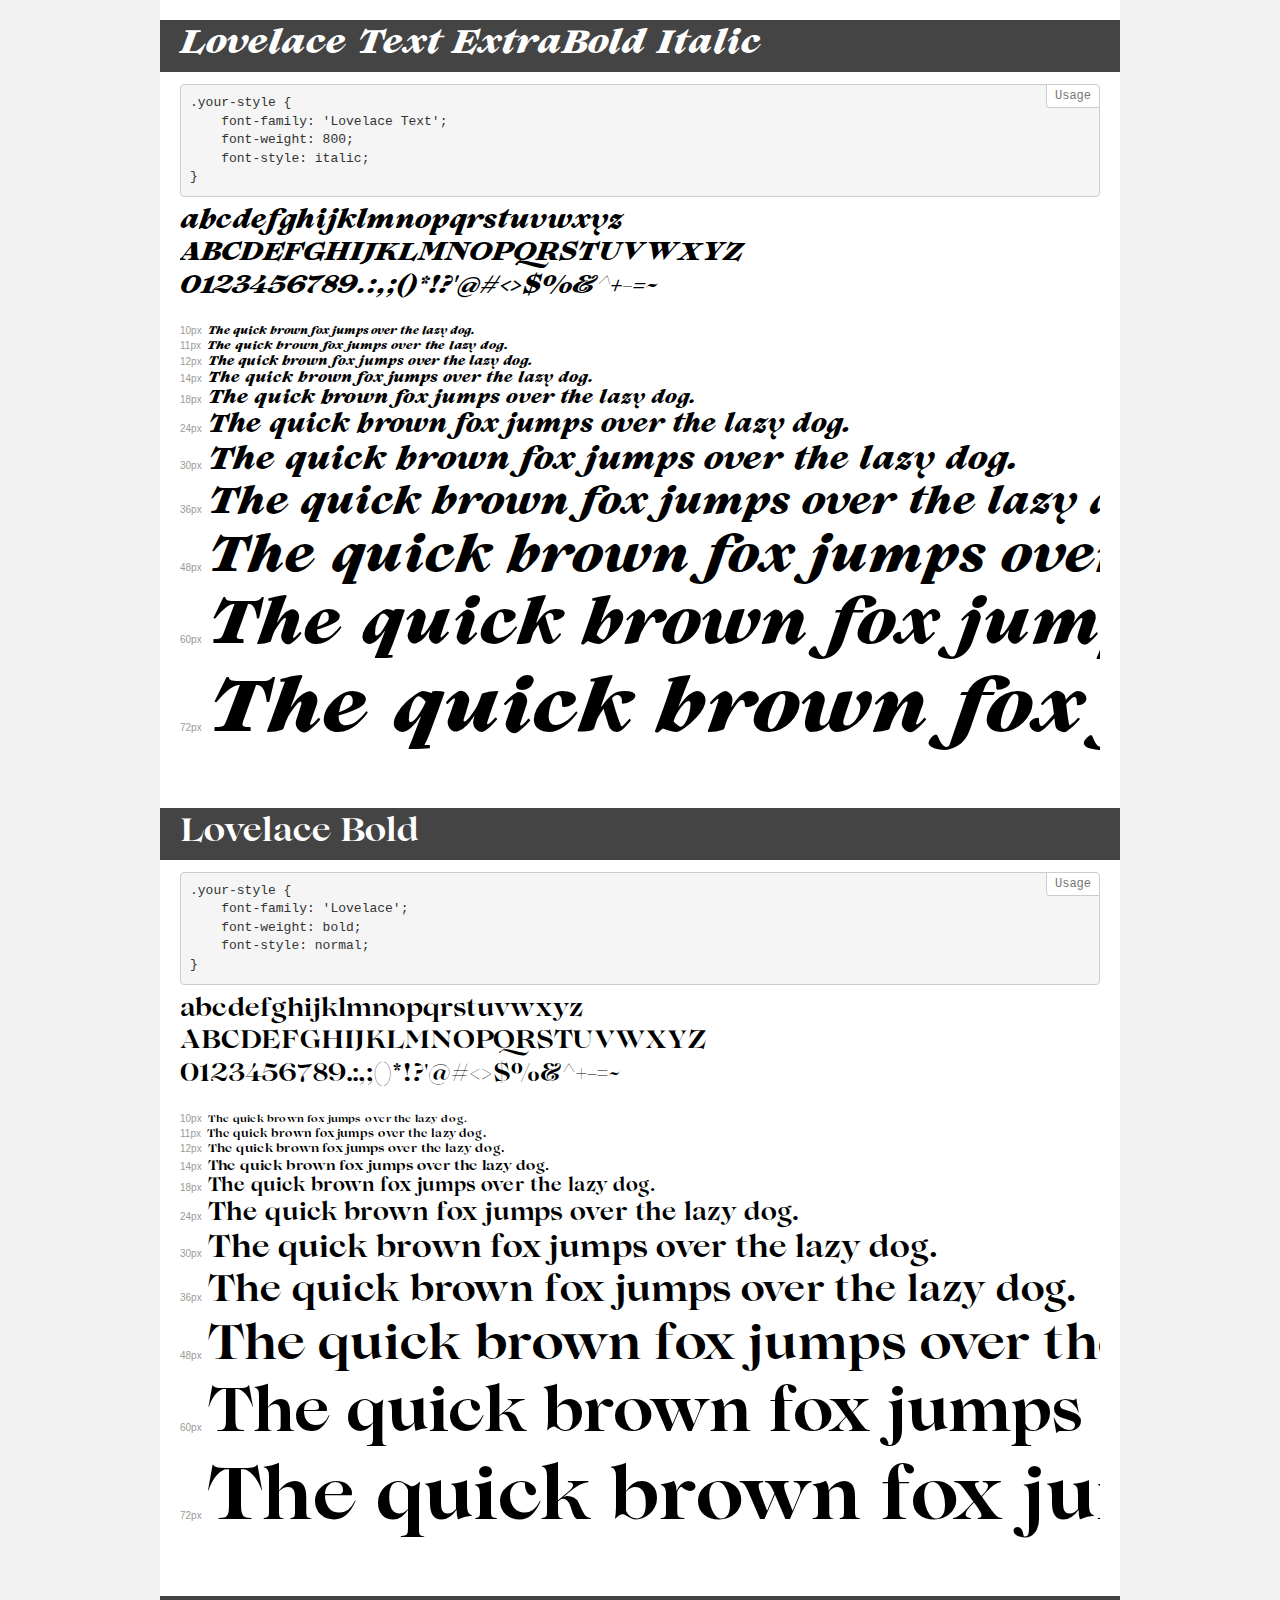
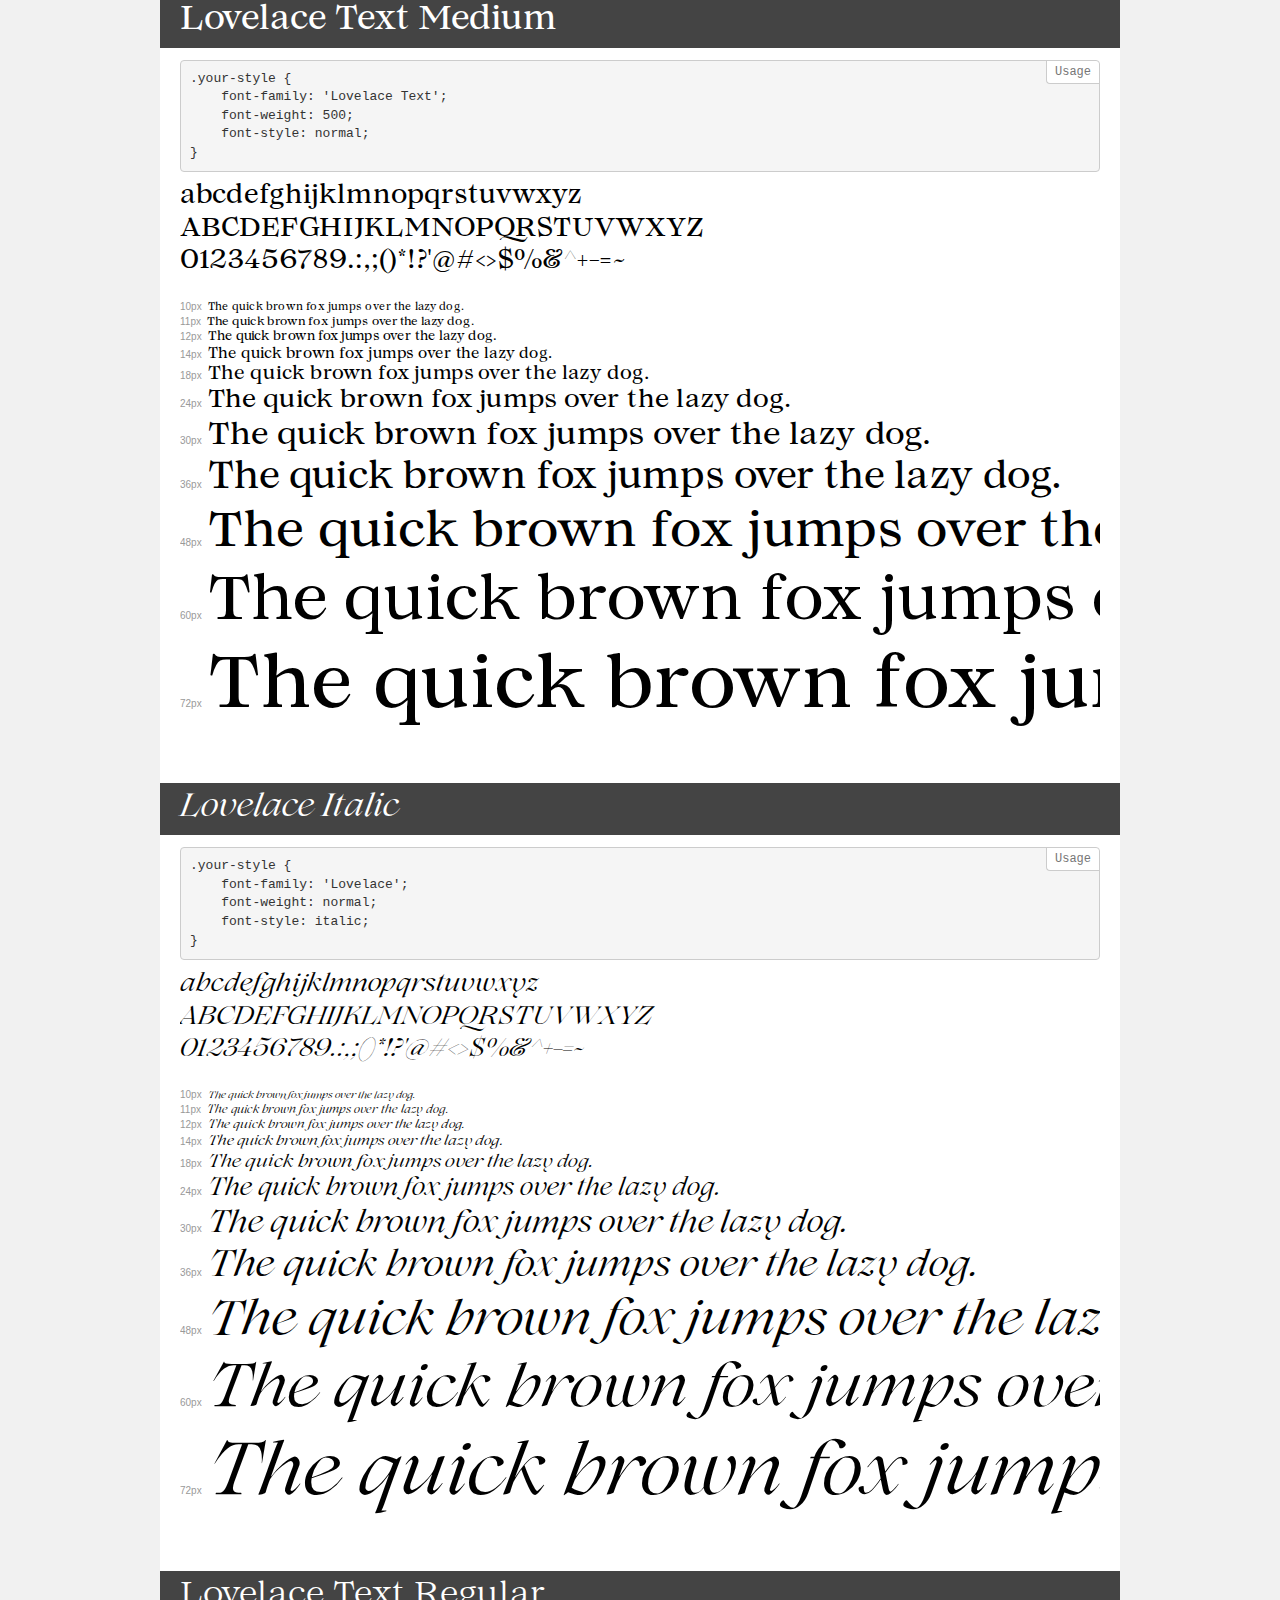
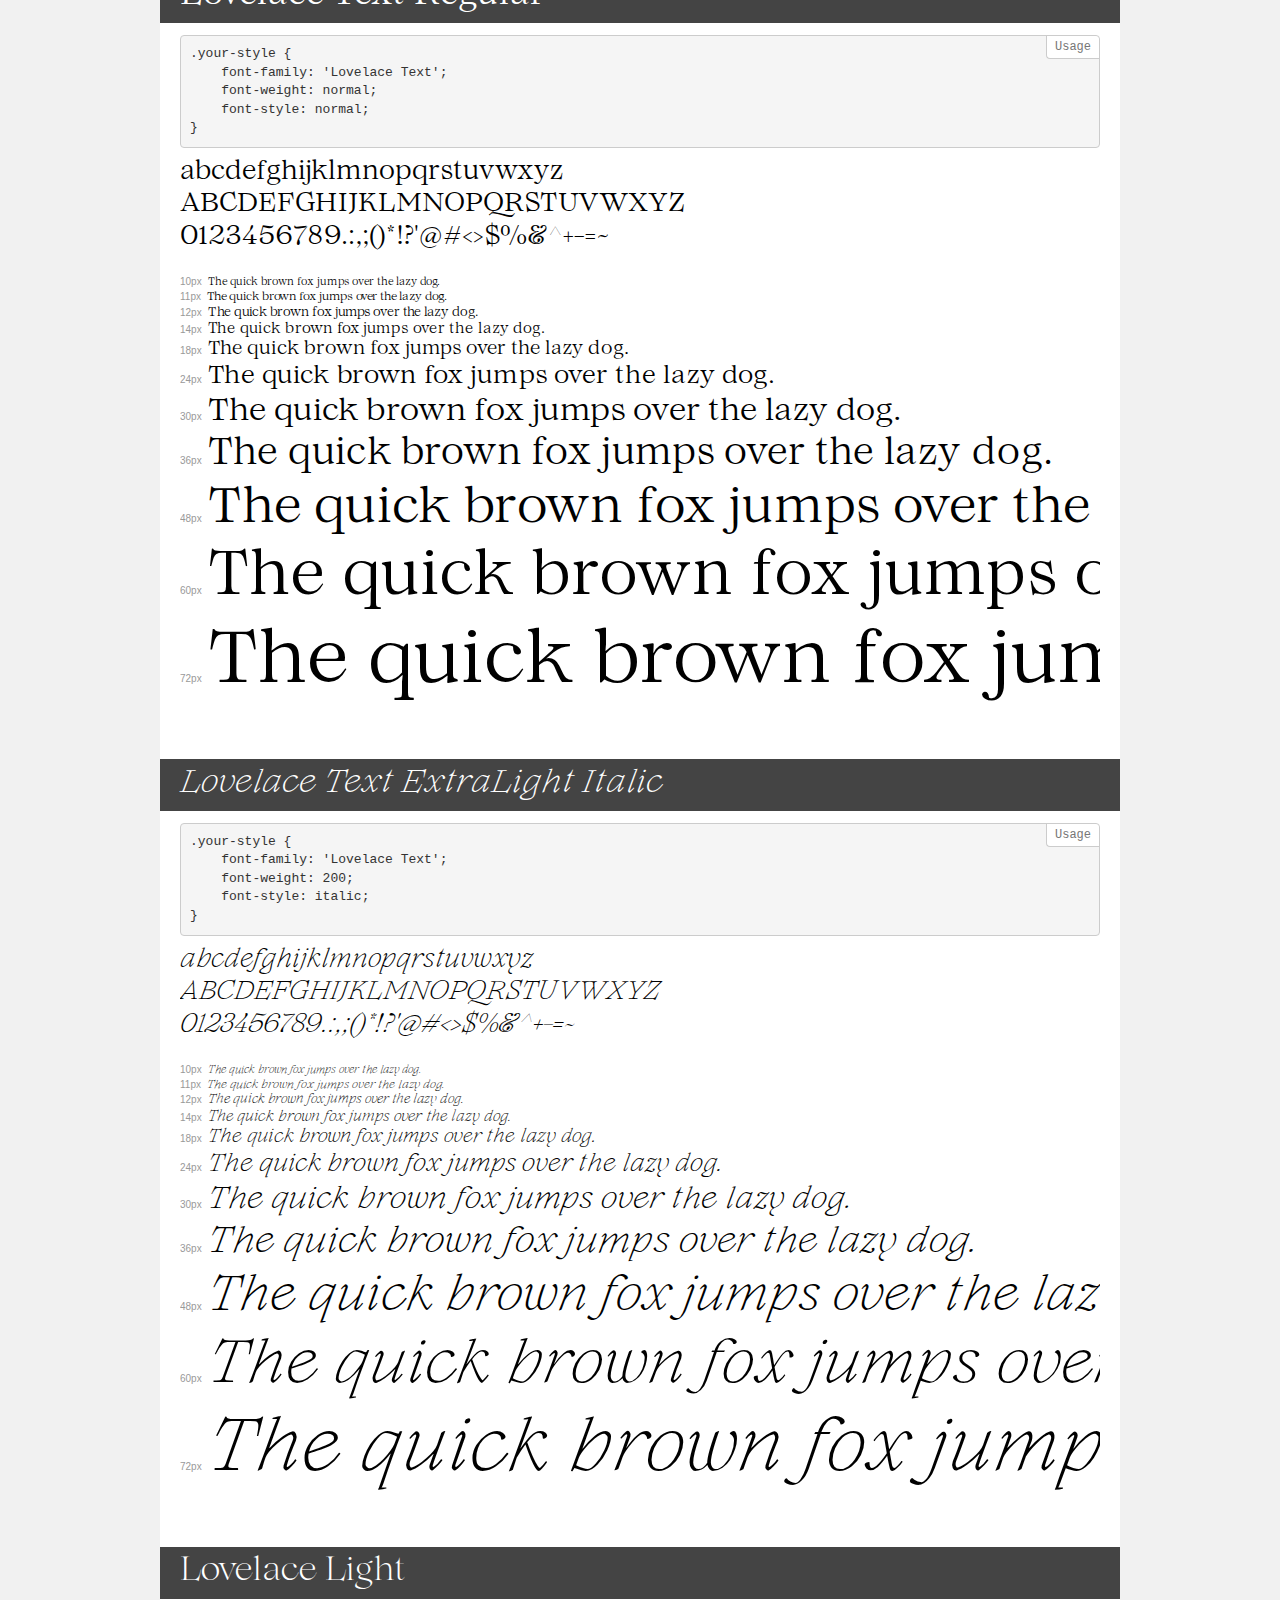
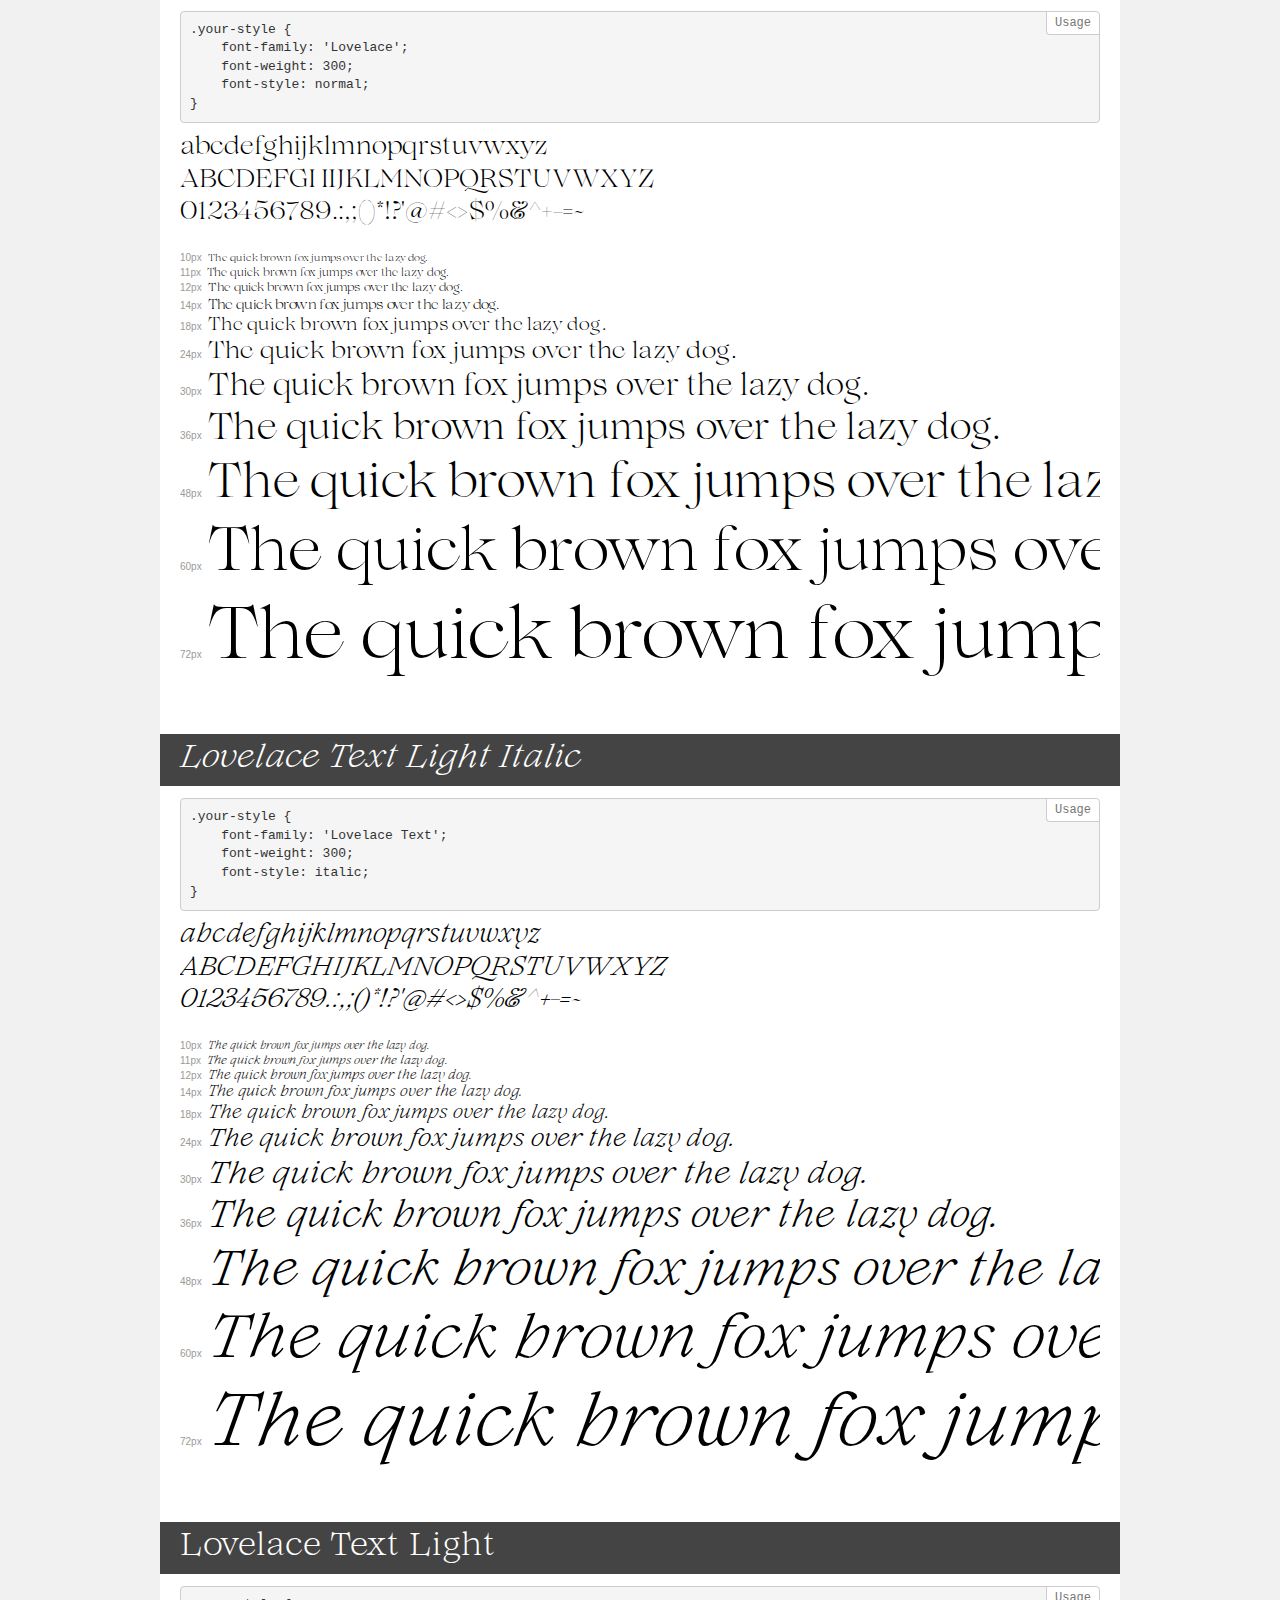
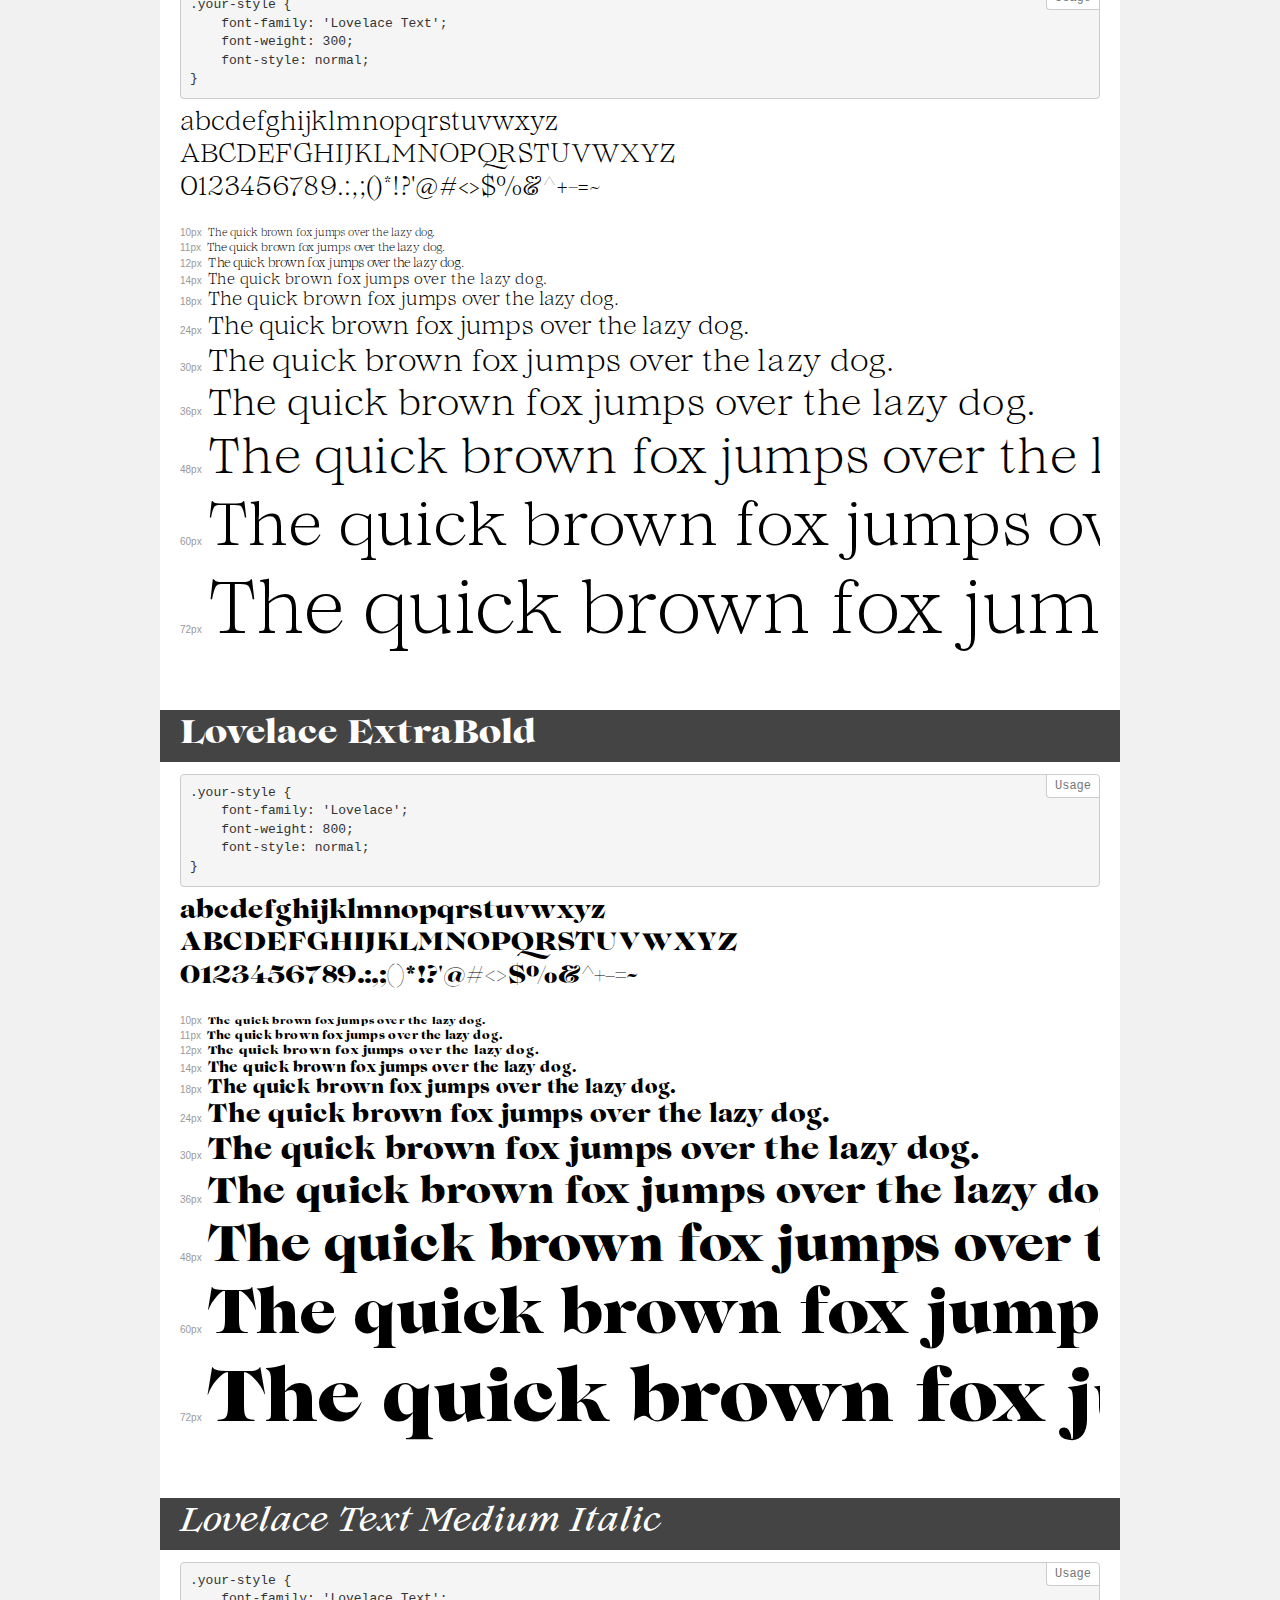
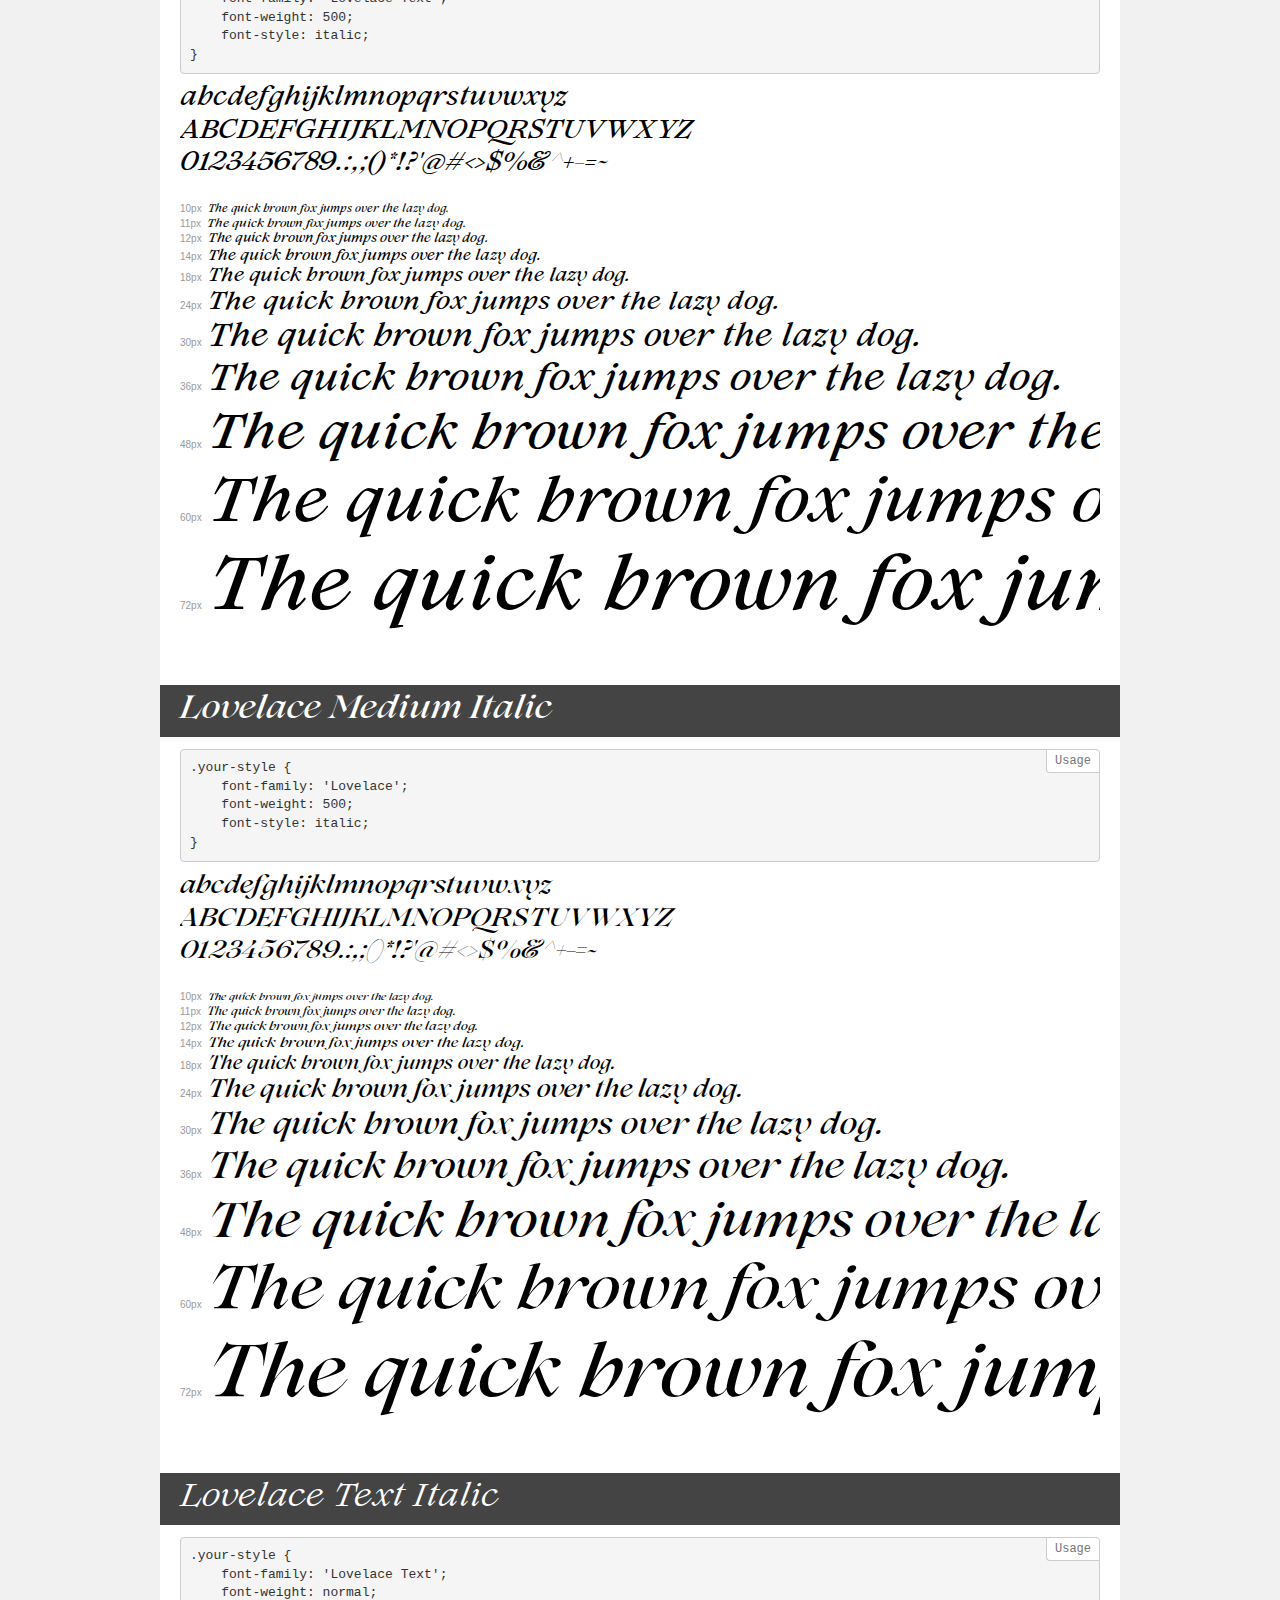
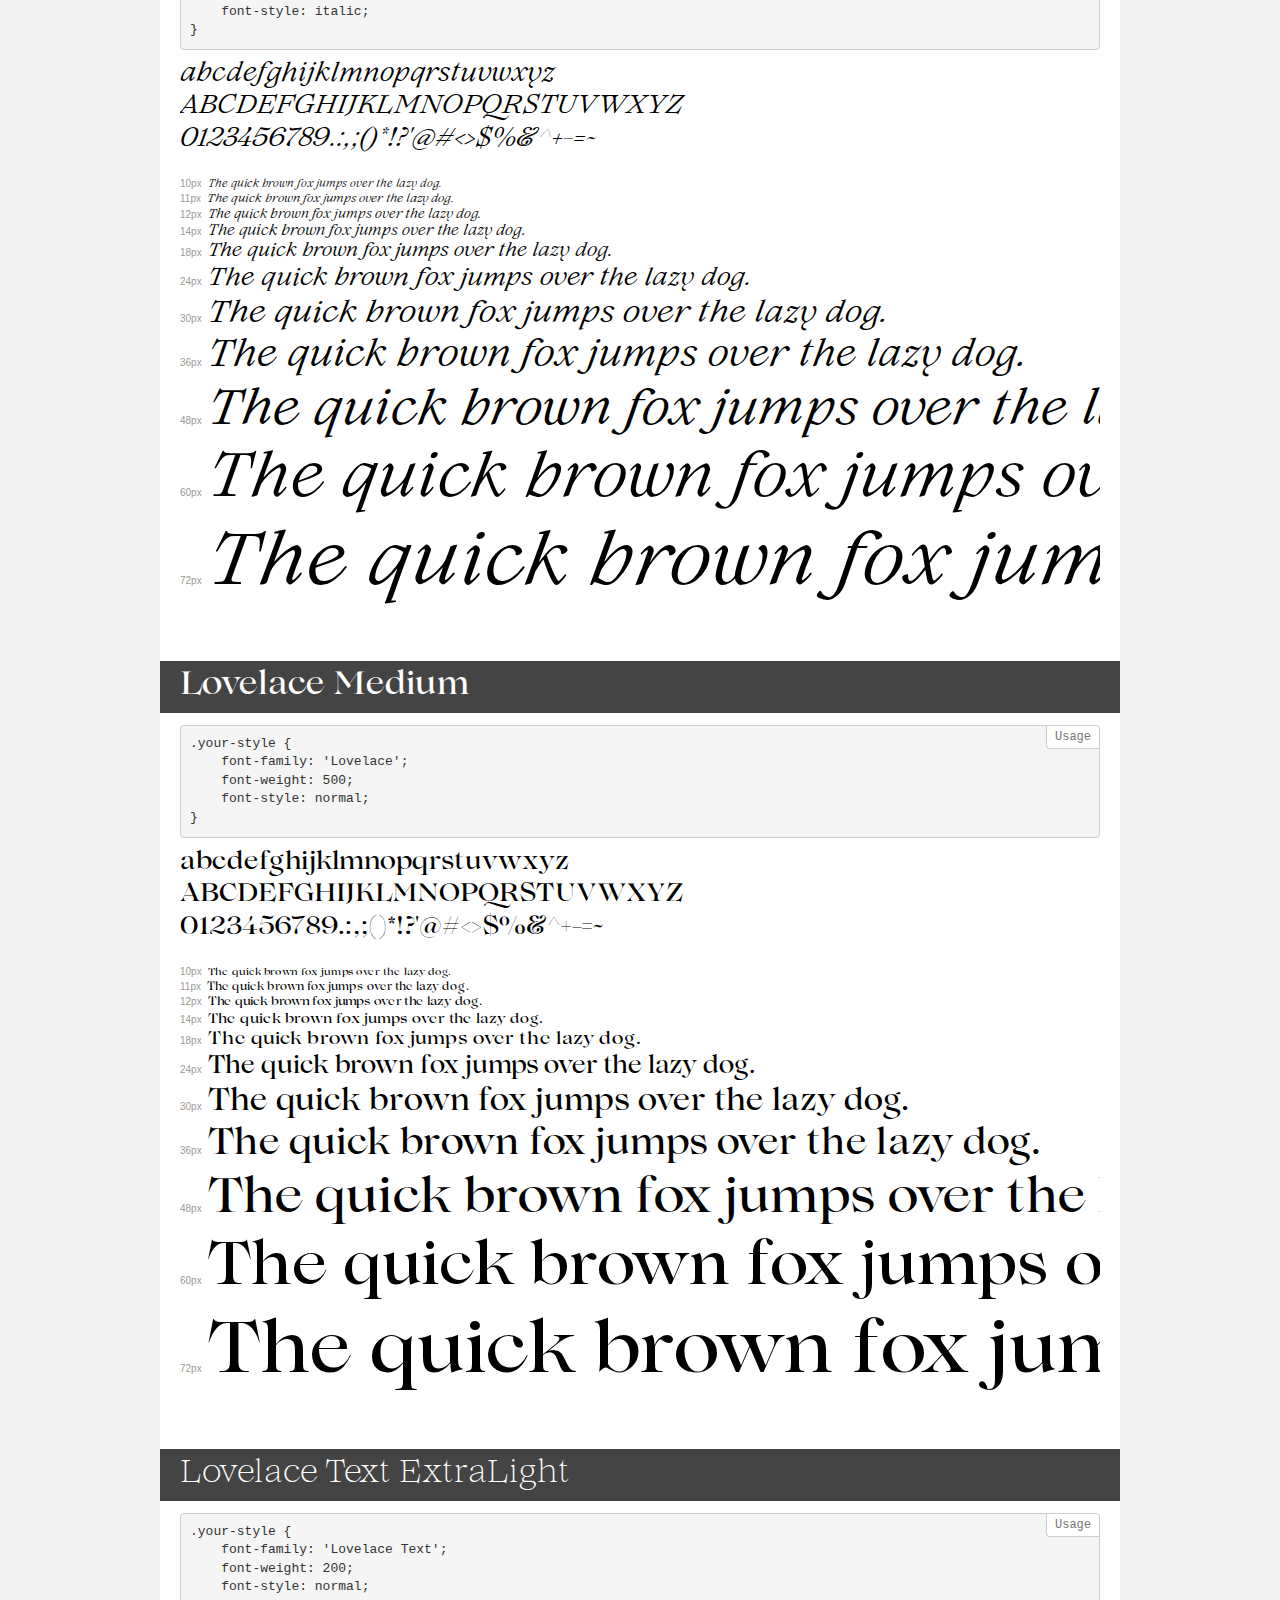
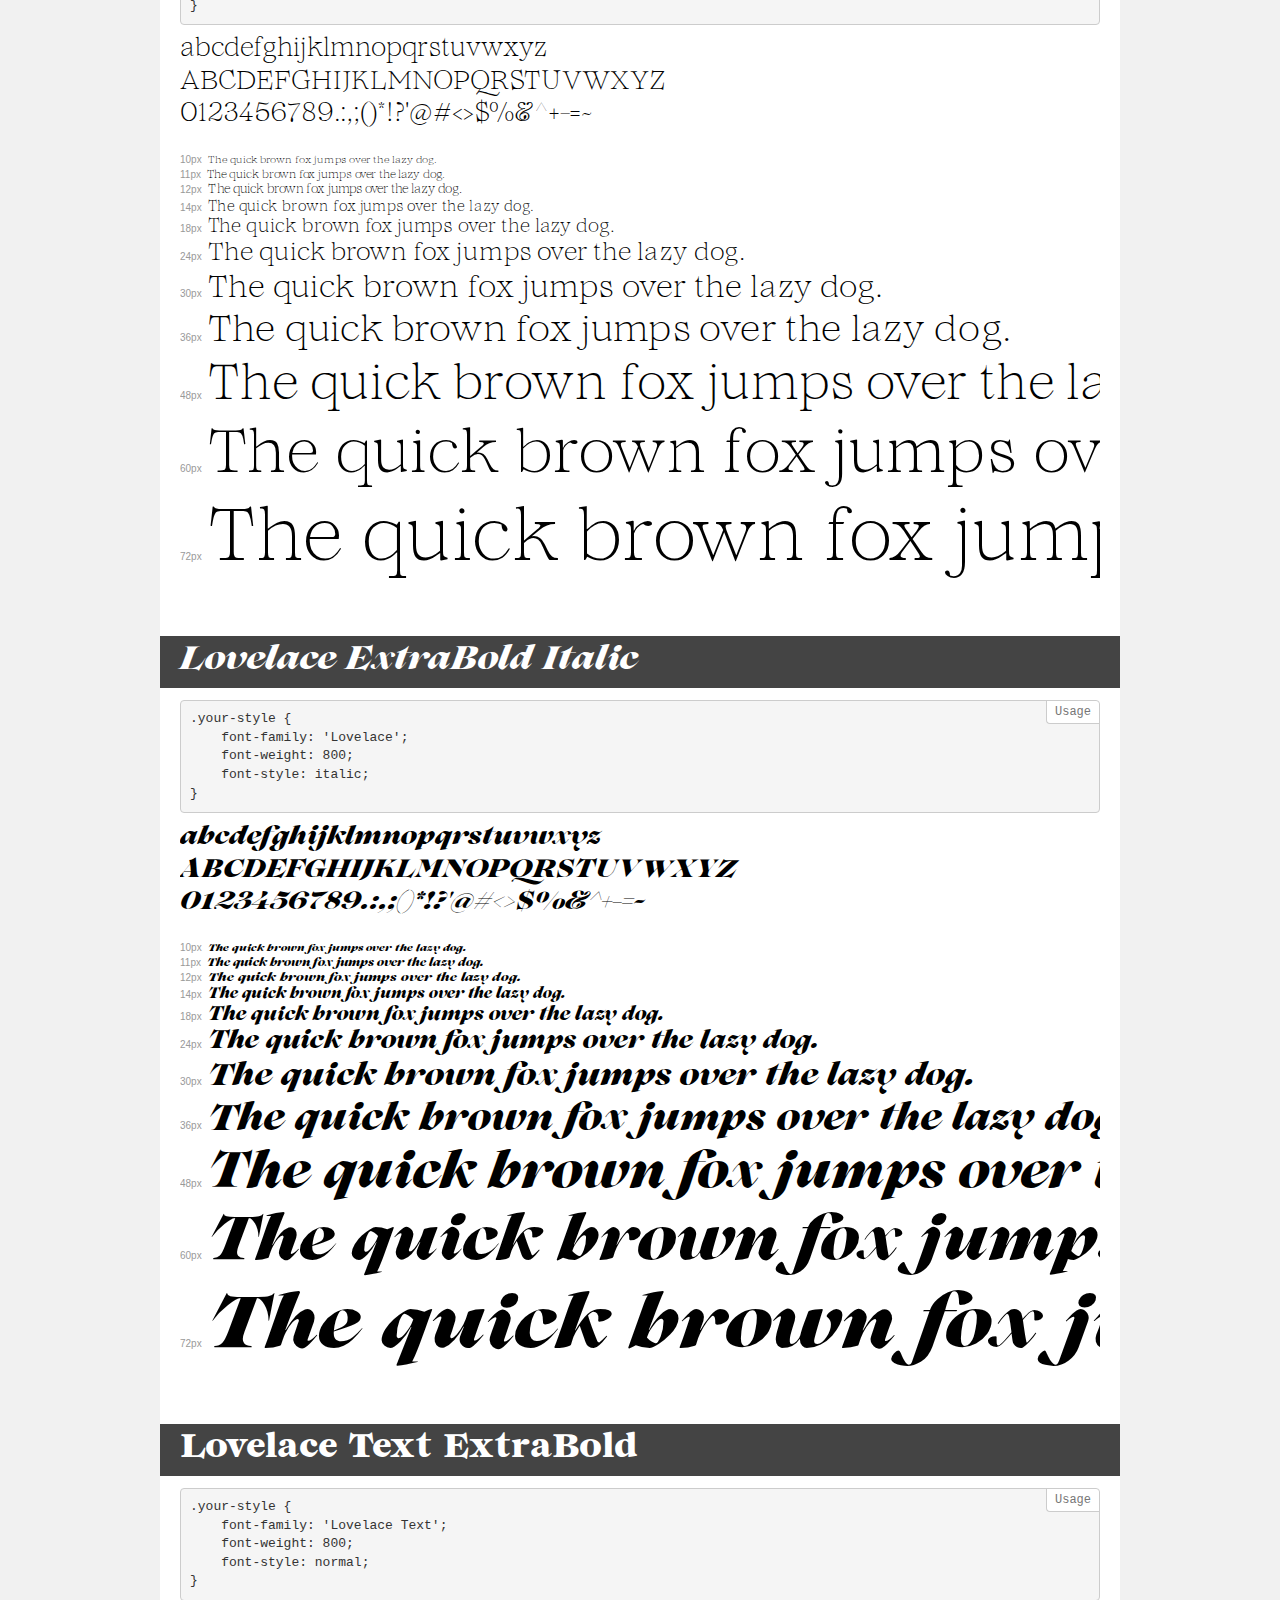
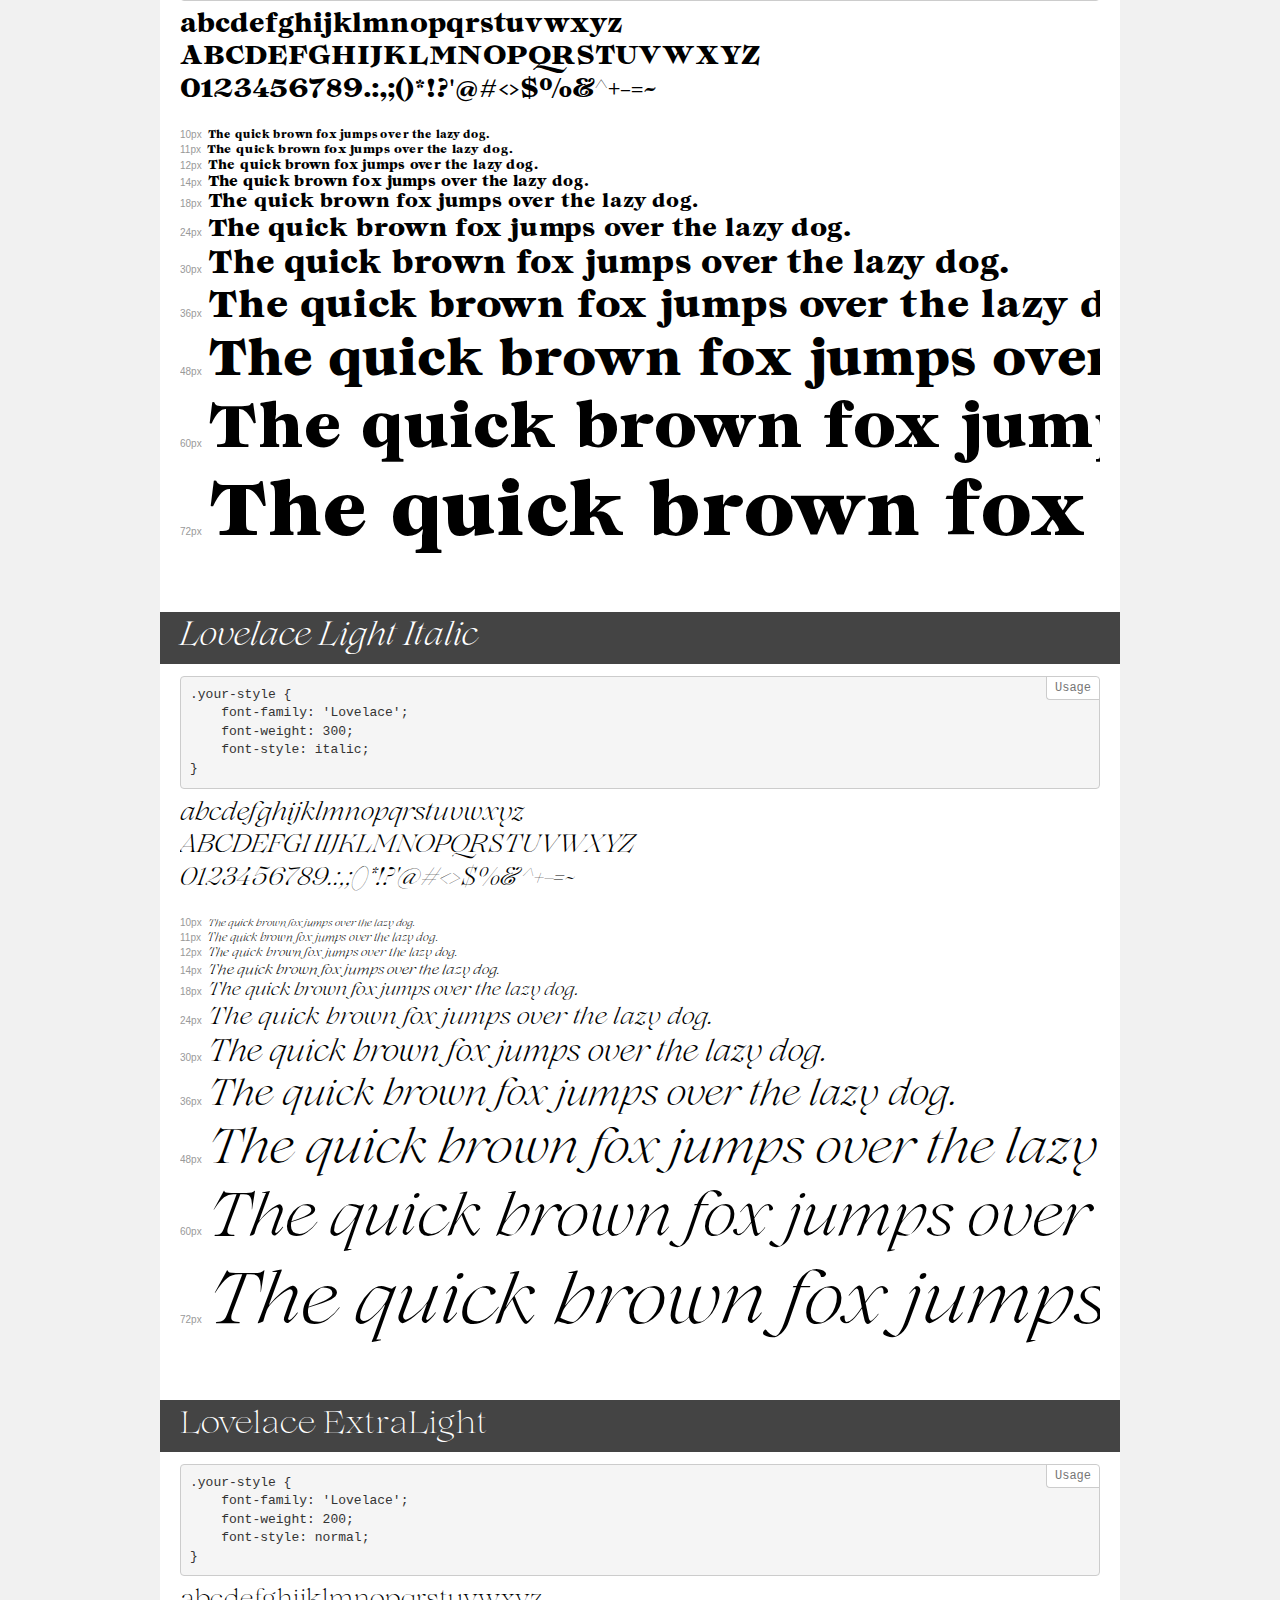
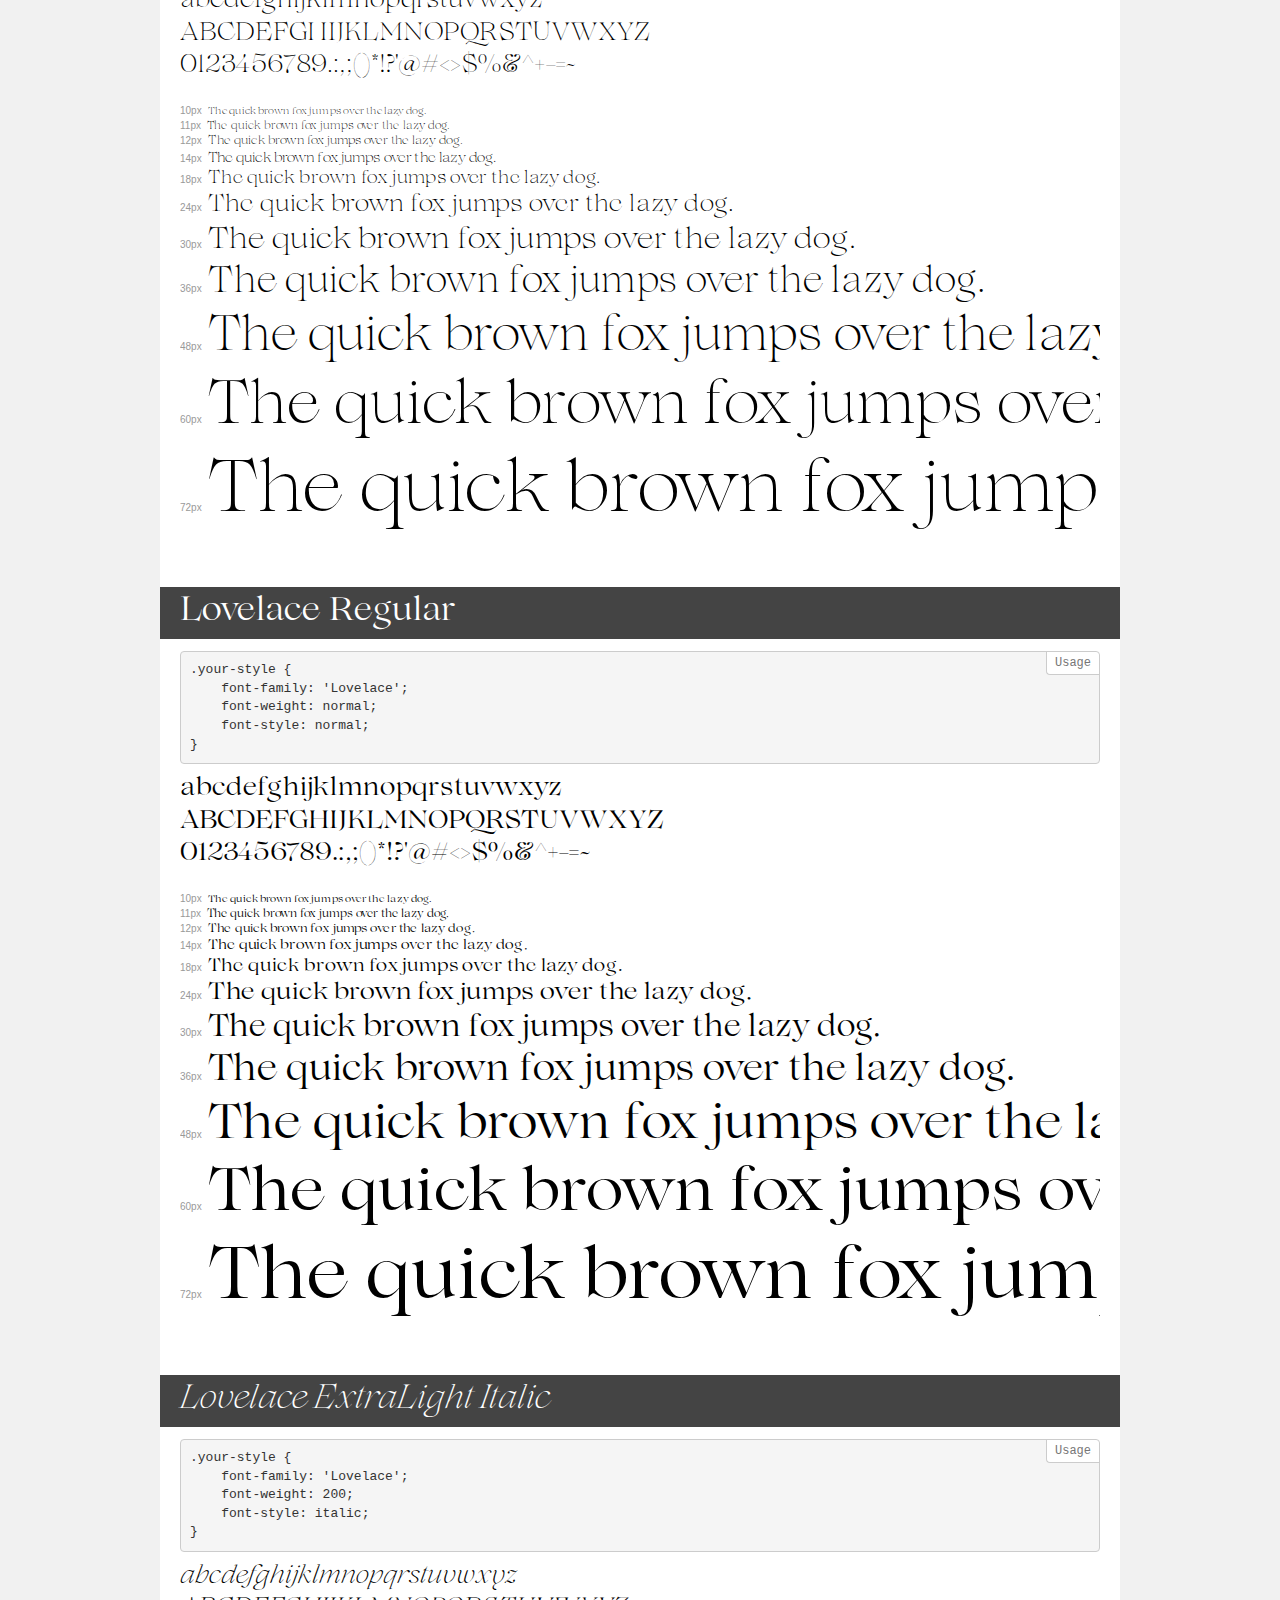
<file: src/template/fonts/Lovelace/demo.html>
<!DOCTYPE html>
<html>
<head>
    <meta charset="utf-8">
    <meta http-equiv="X-UA-Compatible" content="IE=edge">
    <meta name="viewport" content="width=device-width, initial-scale=1">
    <meta name="robots" content="noindex, noarchive">
    <meta name="format-detection" content="telephone=no">
    <title>Transfonter demo</title>
    <link href="stylesheet.css" rel="stylesheet">
    <style>
        /*
        http://meyerweb.com/eric/tools/css/reset/
        v2.0 | 20110126
        License: none (public domain)
        */
        html, body, div, span, applet, object, iframe,
        h1, h2, h3, h4, h5, h6, p, blockquote, pre,
        a, abbr, acronym, address, big, cite, code,
        del, dfn, em, img, ins, kbd, q, s, samp,
        small, strike, strong, sub, sup, tt, var,
        b, u, i, center,
        dl, dt, dd, ol, ul, li,
        fieldset, form, label, legend,
        table, caption, tbody, tfoot, thead, tr, th, td,
        article, aside, canvas, details, embed,
        figure, figcaption, footer, header, hgroup,
        menu, nav, output, ruby, section, summary,
        time, mark, audio, video {
            margin: 0;
            padding: 0;
            border: 0;
            font-size: 100%;
            font: inherit;
            vertical-align: baseline;
        }
        /* HTML5 display-role reset for older browsers */
        article, aside, details, figcaption, figure,
        footer, header, hgroup, menu, nav, section {
            display: block;
        }
        body {
            line-height: 1;
        }
        ol, ul {
            list-style: none;
        }
        blockquote, q {
            quotes: none;
        }
        blockquote:before, blockquote:after,
        q:before, q:after {
            content: '';
            content: none;
        }
        table {
            border-collapse: collapse;
            border-spacing: 0;
        }
        /* common styles */
        body {
            background: #f1f1f1;
            color: #000;
        }
        .page {
            background: #fff;
            width: 920px;
            margin: 0 auto;
            padding: 20px 20px 0 20px;
            overflow: hidden;
        }
        .font-container {
            overflow-x: auto;
            overflow-y: hidden;
            margin-bottom: 40px;
            line-height: 1.3;
            white-space: nowrap;
            padding-bottom: 5px;
        }
        h1 {
            position: relative;
            background: #444;
            font-size: 32px;
            color: #fff;
            padding: 10px 20px;
            margin: 0 -20px 12px -20px;
        }
        .letters {
            font-size: 25px;
            margin-bottom: 20px;
        }
        .s10:before {
            content: '10px';
        }
        .s11:before {
            content: '11px';
        }
        .s12:before {
            content: '12px';
        }
        .s14:before {
            content: '14px';
        }
        .s18:before {
            content: '18px';
        }
        .s24:before {
            content: '24px';
        }
        .s30:before {
            content: '30px';
        }
        .s36:before {
            content: '36px';
        }
        .s48:before {
            content: '48px';
        }
        .s60:before {
            content: '60px';
        }
        .s72:before {
            content: '72px';
        }
        .s10:before, .s11:before, .s12:before, .s14:before,
        .s18:before, .s24:before, .s30:before, .s36:before,
        .s48:before, .s60:before, .s72:before {
            font-family: Arial, sans-serif;
            font-size: 10px;
            font-weight: normal;
            font-style: normal;
            color: #999;
            padding-right: 6px;
        }
        pre {
            display: block;
            position: relative;
            padding: 9px;
            margin: 0 0 10px;
            font-family: Monaco, Menlo, Consolas, "Courier New", monospace !important;
            font-size: 13px;
            line-height: 1.428571429;
            color: #333;
            font-weight: normal !important;
            font-style: normal !important;
            background-color: #f5f5f5;
            border: 1px solid #ccc;
            overflow-x: auto;
            border-radius: 4px;
        }
        pre:after {
            display: block;
            position: absolute;
            right: 0;
            top: 0;
            content: 'Usage';
            line-height: 1;
            padding: 5px 8px;
            font-size: 12px;
            color: #767676;
            background-color: #fff;
            border: 1px solid #ccc;
            border-right: none;
            border-top: none;
            border-radius: 0 4px 0 4px;
            z-index: 10;
        }
        /* responsive */
        @media (max-width: 959px) {
            .page {
                width: auto;
                margin: 0;
            }
        }
    </style>
</head>
<body>
<div class="page">
    <div class="demo" style="font-family: 'Lovelace Text'; font-weight: 800; font-style: italic;">
        <h1>Lovelace Text ExtraBold Italic</h1>
        <pre>.your-style {
    font-family: 'Lovelace Text';
    font-weight: 800;
    font-style: italic;
}</pre>
        <div class="font-container">
            <p class="letters">
                abcdefghijklmnopqrstuvwxyz<br>
ABCDEFGHIJKLMNOPQRSTUVWXYZ<br>
                0123456789.:,;()*!?'@#<>$%&^+-=~
            </p>
            <p class="s10" style="font-size: 10px;">The quick brown fox jumps over the lazy dog.</p>
            <p class="s11" style="font-size: 11px;">The quick brown fox jumps over the lazy dog.</p>
            <p class="s12" style="font-size: 12px;">The quick brown fox jumps over the lazy dog.</p>
            <p class="s14" style="font-size: 14px;">The quick brown fox jumps over the lazy dog.</p>
            <p class="s18" style="font-size: 18px;">The quick brown fox jumps over the lazy dog.</p>
            <p class="s24" style="font-size: 24px;">The quick brown fox jumps over the lazy dog.</p>
            <p class="s30" style="font-size: 30px;">The quick brown fox jumps over the lazy dog.</p>
            <p class="s36" style="font-size: 36px;">The quick brown fox jumps over the lazy dog.</p>
            <p class="s48" style="font-size: 48px;">The quick brown fox jumps over the lazy dog.</p>
            <p class="s60" style="font-size: 60px;">The quick brown fox jumps over the lazy dog.</p>
            <p class="s72" style="font-size: 72px;">The quick brown fox jumps over the lazy dog.</p>
        </div>
    </div>
    <div class="demo" style="font-family: 'Lovelace'; font-weight: bold; font-style: normal;">
        <h1>Lovelace Bold</h1>
        <pre>.your-style {
    font-family: 'Lovelace';
    font-weight: bold;
    font-style: normal;
}</pre>
        <div class="font-container">
            <p class="letters">
                abcdefghijklmnopqrstuvwxyz<br>
ABCDEFGHIJKLMNOPQRSTUVWXYZ<br>
                0123456789.:,;()*!?'@#<>$%&^+-=~
            </p>
            <p class="s10" style="font-size: 10px;">The quick brown fox jumps over the lazy dog.</p>
            <p class="s11" style="font-size: 11px;">The quick brown fox jumps over the lazy dog.</p>
            <p class="s12" style="font-size: 12px;">The quick brown fox jumps over the lazy dog.</p>
            <p class="s14" style="font-size: 14px;">The quick brown fox jumps over the lazy dog.</p>
            <p class="s18" style="font-size: 18px;">The quick brown fox jumps over the lazy dog.</p>
            <p class="s24" style="font-size: 24px;">The quick brown fox jumps over the lazy dog.</p>
            <p class="s30" style="font-size: 30px;">The quick brown fox jumps over the lazy dog.</p>
            <p class="s36" style="font-size: 36px;">The quick brown fox jumps over the lazy dog.</p>
            <p class="s48" style="font-size: 48px;">The quick brown fox jumps over the lazy dog.</p>
            <p class="s60" style="font-size: 60px;">The quick brown fox jumps over the lazy dog.</p>
            <p class="s72" style="font-size: 72px;">The quick brown fox jumps over the lazy dog.</p>
        </div>
    </div>
    <div class="demo" style="font-family: 'Lovelace Text'; font-weight: 500; font-style: normal;">
        <h1>Lovelace Text Medium</h1>
        <pre>.your-style {
    font-family: 'Lovelace Text';
    font-weight: 500;
    font-style: normal;
}</pre>
        <div class="font-container">
            <p class="letters">
                abcdefghijklmnopqrstuvwxyz<br>
ABCDEFGHIJKLMNOPQRSTUVWXYZ<br>
                0123456789.:,;()*!?'@#<>$%&^+-=~
            </p>
            <p class="s10" style="font-size: 10px;">The quick brown fox jumps over the lazy dog.</p>
            <p class="s11" style="font-size: 11px;">The quick brown fox jumps over the lazy dog.</p>
            <p class="s12" style="font-size: 12px;">The quick brown fox jumps over the lazy dog.</p>
            <p class="s14" style="font-size: 14px;">The quick brown fox jumps over the lazy dog.</p>
            <p class="s18" style="font-size: 18px;">The quick brown fox jumps over the lazy dog.</p>
            <p class="s24" style="font-size: 24px;">The quick brown fox jumps over the lazy dog.</p>
            <p class="s30" style="font-size: 30px;">The quick brown fox jumps over the lazy dog.</p>
            <p class="s36" style="font-size: 36px;">The quick brown fox jumps over the lazy dog.</p>
            <p class="s48" style="font-size: 48px;">The quick brown fox jumps over the lazy dog.</p>
            <p class="s60" style="font-size: 60px;">The quick brown fox jumps over the lazy dog.</p>
            <p class="s72" style="font-size: 72px;">The quick brown fox jumps over the lazy dog.</p>
        </div>
    </div>
    <div class="demo" style="font-family: 'Lovelace'; font-weight: normal; font-style: italic;">
        <h1>Lovelace Italic</h1>
        <pre>.your-style {
    font-family: 'Lovelace';
    font-weight: normal;
    font-style: italic;
}</pre>
        <div class="font-container">
            <p class="letters">
                abcdefghijklmnopqrstuvwxyz<br>
ABCDEFGHIJKLMNOPQRSTUVWXYZ<br>
                0123456789.:,;()*!?'@#<>$%&^+-=~
            </p>
            <p class="s10" style="font-size: 10px;">The quick brown fox jumps over the lazy dog.</p>
            <p class="s11" style="font-size: 11px;">The quick brown fox jumps over the lazy dog.</p>
            <p class="s12" style="font-size: 12px;">The quick brown fox jumps over the lazy dog.</p>
            <p class="s14" style="font-size: 14px;">The quick brown fox jumps over the lazy dog.</p>
            <p class="s18" style="font-size: 18px;">The quick brown fox jumps over the lazy dog.</p>
            <p class="s24" style="font-size: 24px;">The quick brown fox jumps over the lazy dog.</p>
            <p class="s30" style="font-size: 30px;">The quick brown fox jumps over the lazy dog.</p>
            <p class="s36" style="font-size: 36px;">The quick brown fox jumps over the lazy dog.</p>
            <p class="s48" style="font-size: 48px;">The quick brown fox jumps over the lazy dog.</p>
            <p class="s60" style="font-size: 60px;">The quick brown fox jumps over the lazy dog.</p>
            <p class="s72" style="font-size: 72px;">The quick brown fox jumps over the lazy dog.</p>
        </div>
    </div>
    <div class="demo" style="font-family: 'Lovelace Text'; font-weight: normal; font-style: normal;">
        <h1>Lovelace Text Regular</h1>
        <pre>.your-style {
    font-family: 'Lovelace Text';
    font-weight: normal;
    font-style: normal;
}</pre>
        <div class="font-container">
            <p class="letters">
                abcdefghijklmnopqrstuvwxyz<br>
ABCDEFGHIJKLMNOPQRSTUVWXYZ<br>
                0123456789.:,;()*!?'@#<>$%&^+-=~
            </p>
            <p class="s10" style="font-size: 10px;">The quick brown fox jumps over the lazy dog.</p>
            <p class="s11" style="font-size: 11px;">The quick brown fox jumps over the lazy dog.</p>
            <p class="s12" style="font-size: 12px;">The quick brown fox jumps over the lazy dog.</p>
            <p class="s14" style="font-size: 14px;">The quick brown fox jumps over the lazy dog.</p>
            <p class="s18" style="font-size: 18px;">The quick brown fox jumps over the lazy dog.</p>
            <p class="s24" style="font-size: 24px;">The quick brown fox jumps over the lazy dog.</p>
            <p class="s30" style="font-size: 30px;">The quick brown fox jumps over the lazy dog.</p>
            <p class="s36" style="font-size: 36px;">The quick brown fox jumps over the lazy dog.</p>
            <p class="s48" style="font-size: 48px;">The quick brown fox jumps over the lazy dog.</p>
            <p class="s60" style="font-size: 60px;">The quick brown fox jumps over the lazy dog.</p>
            <p class="s72" style="font-size: 72px;">The quick brown fox jumps over the lazy dog.</p>
        </div>
    </div>
    <div class="demo" style="font-family: 'Lovelace Text'; font-weight: 200; font-style: italic;">
        <h1>Lovelace Text ExtraLight Italic</h1>
        <pre>.your-style {
    font-family: 'Lovelace Text';
    font-weight: 200;
    font-style: italic;
}</pre>
        <div class="font-container">
            <p class="letters">
                abcdefghijklmnopqrstuvwxyz<br>
ABCDEFGHIJKLMNOPQRSTUVWXYZ<br>
                0123456789.:,;()*!?'@#<>$%&^+-=~
            </p>
            <p class="s10" style="font-size: 10px;">The quick brown fox jumps over the lazy dog.</p>
            <p class="s11" style="font-size: 11px;">The quick brown fox jumps over the lazy dog.</p>
            <p class="s12" style="font-size: 12px;">The quick brown fox jumps over the lazy dog.</p>
            <p class="s14" style="font-size: 14px;">The quick brown fox jumps over the lazy dog.</p>
            <p class="s18" style="font-size: 18px;">The quick brown fox jumps over the lazy dog.</p>
            <p class="s24" style="font-size: 24px;">The quick brown fox jumps over the lazy dog.</p>
            <p class="s30" style="font-size: 30px;">The quick brown fox jumps over the lazy dog.</p>
            <p class="s36" style="font-size: 36px;">The quick brown fox jumps over the lazy dog.</p>
            <p class="s48" style="font-size: 48px;">The quick brown fox jumps over the lazy dog.</p>
            <p class="s60" style="font-size: 60px;">The quick brown fox jumps over the lazy dog.</p>
            <p class="s72" style="font-size: 72px;">The quick brown fox jumps over the lazy dog.</p>
        </div>
    </div>
    <div class="demo" style="font-family: 'Lovelace'; font-weight: 300; font-style: normal;">
        <h1>Lovelace Light</h1>
        <pre>.your-style {
    font-family: 'Lovelace';
    font-weight: 300;
    font-style: normal;
}</pre>
        <div class="font-container">
            <p class="letters">
                abcdefghijklmnopqrstuvwxyz<br>
ABCDEFGHIJKLMNOPQRSTUVWXYZ<br>
                0123456789.:,;()*!?'@#<>$%&^+-=~
            </p>
            <p class="s10" style="font-size: 10px;">The quick brown fox jumps over the lazy dog.</p>
            <p class="s11" style="font-size: 11px;">The quick brown fox jumps over the lazy dog.</p>
            <p class="s12" style="font-size: 12px;">The quick brown fox jumps over the lazy dog.</p>
            <p class="s14" style="font-size: 14px;">The quick brown fox jumps over the lazy dog.</p>
            <p class="s18" style="font-size: 18px;">The quick brown fox jumps over the lazy dog.</p>
            <p class="s24" style="font-size: 24px;">The quick brown fox jumps over the lazy dog.</p>
            <p class="s30" style="font-size: 30px;">The quick brown fox jumps over the lazy dog.</p>
            <p class="s36" style="font-size: 36px;">The quick brown fox jumps over the lazy dog.</p>
            <p class="s48" style="font-size: 48px;">The quick brown fox jumps over the lazy dog.</p>
            <p class="s60" style="font-size: 60px;">The quick brown fox jumps over the lazy dog.</p>
            <p class="s72" style="font-size: 72px;">The quick brown fox jumps over the lazy dog.</p>
        </div>
    </div>
    <div class="demo" style="font-family: 'Lovelace Text'; font-weight: 300; font-style: italic;">
        <h1>Lovelace Text Light Italic</h1>
        <pre>.your-style {
    font-family: 'Lovelace Text';
    font-weight: 300;
    font-style: italic;
}</pre>
        <div class="font-container">
            <p class="letters">
                abcdefghijklmnopqrstuvwxyz<br>
ABCDEFGHIJKLMNOPQRSTUVWXYZ<br>
                0123456789.:,;()*!?'@#<>$%&^+-=~
            </p>
            <p class="s10" style="font-size: 10px;">The quick brown fox jumps over the lazy dog.</p>
            <p class="s11" style="font-size: 11px;">The quick brown fox jumps over the lazy dog.</p>
            <p class="s12" style="font-size: 12px;">The quick brown fox jumps over the lazy dog.</p>
            <p class="s14" style="font-size: 14px;">The quick brown fox jumps over the lazy dog.</p>
            <p class="s18" style="font-size: 18px;">The quick brown fox jumps over the lazy dog.</p>
            <p class="s24" style="font-size: 24px;">The quick brown fox jumps over the lazy dog.</p>
            <p class="s30" style="font-size: 30px;">The quick brown fox jumps over the lazy dog.</p>
            <p class="s36" style="font-size: 36px;">The quick brown fox jumps over the lazy dog.</p>
            <p class="s48" style="font-size: 48px;">The quick brown fox jumps over the lazy dog.</p>
            <p class="s60" style="font-size: 60px;">The quick brown fox jumps over the lazy dog.</p>
            <p class="s72" style="font-size: 72px;">The quick brown fox jumps over the lazy dog.</p>
        </div>
    </div>
    <div class="demo" style="font-family: 'Lovelace Text'; font-weight: 300; font-style: normal;">
        <h1>Lovelace Text Light</h1>
        <pre>.your-style {
    font-family: 'Lovelace Text';
    font-weight: 300;
    font-style: normal;
}</pre>
        <div class="font-container">
            <p class="letters">
                abcdefghijklmnopqrstuvwxyz<br>
ABCDEFGHIJKLMNOPQRSTUVWXYZ<br>
                0123456789.:,;()*!?'@#<>$%&^+-=~
            </p>
            <p class="s10" style="font-size: 10px;">The quick brown fox jumps over the lazy dog.</p>
            <p class="s11" style="font-size: 11px;">The quick brown fox jumps over the lazy dog.</p>
            <p class="s12" style="font-size: 12px;">The quick brown fox jumps over the lazy dog.</p>
            <p class="s14" style="font-size: 14px;">The quick brown fox jumps over the lazy dog.</p>
            <p class="s18" style="font-size: 18px;">The quick brown fox jumps over the lazy dog.</p>
            <p class="s24" style="font-size: 24px;">The quick brown fox jumps over the lazy dog.</p>
            <p class="s30" style="font-size: 30px;">The quick brown fox jumps over the lazy dog.</p>
            <p class="s36" style="font-size: 36px;">The quick brown fox jumps over the lazy dog.</p>
            <p class="s48" style="font-size: 48px;">The quick brown fox jumps over the lazy dog.</p>
            <p class="s60" style="font-size: 60px;">The quick brown fox jumps over the lazy dog.</p>
            <p class="s72" style="font-size: 72px;">The quick brown fox jumps over the lazy dog.</p>
        </div>
    </div>
    <div class="demo" style="font-family: 'Lovelace'; font-weight: 800; font-style: normal;">
        <h1>Lovelace ExtraBold</h1>
        <pre>.your-style {
    font-family: 'Lovelace';
    font-weight: 800;
    font-style: normal;
}</pre>
        <div class="font-container">
            <p class="letters">
                abcdefghijklmnopqrstuvwxyz<br>
ABCDEFGHIJKLMNOPQRSTUVWXYZ<br>
                0123456789.:,;()*!?'@#<>$%&^+-=~
            </p>
            <p class="s10" style="font-size: 10px;">The quick brown fox jumps over the lazy dog.</p>
            <p class="s11" style="font-size: 11px;">The quick brown fox jumps over the lazy dog.</p>
            <p class="s12" style="font-size: 12px;">The quick brown fox jumps over the lazy dog.</p>
            <p class="s14" style="font-size: 14px;">The quick brown fox jumps over the lazy dog.</p>
            <p class="s18" style="font-size: 18px;">The quick brown fox jumps over the lazy dog.</p>
            <p class="s24" style="font-size: 24px;">The quick brown fox jumps over the lazy dog.</p>
            <p class="s30" style="font-size: 30px;">The quick brown fox jumps over the lazy dog.</p>
            <p class="s36" style="font-size: 36px;">The quick brown fox jumps over the lazy dog.</p>
            <p class="s48" style="font-size: 48px;">The quick brown fox jumps over the lazy dog.</p>
            <p class="s60" style="font-size: 60px;">The quick brown fox jumps over the lazy dog.</p>
            <p class="s72" style="font-size: 72px;">The quick brown fox jumps over the lazy dog.</p>
        </div>
    </div>
    <div class="demo" style="font-family: 'Lovelace Text'; font-weight: 500; font-style: italic;">
        <h1>Lovelace Text Medium Italic</h1>
        <pre>.your-style {
    font-family: 'Lovelace Text';
    font-weight: 500;
    font-style: italic;
}</pre>
        <div class="font-container">
            <p class="letters">
                abcdefghijklmnopqrstuvwxyz<br>
ABCDEFGHIJKLMNOPQRSTUVWXYZ<br>
                0123456789.:,;()*!?'@#<>$%&^+-=~
            </p>
            <p class="s10" style="font-size: 10px;">The quick brown fox jumps over the lazy dog.</p>
            <p class="s11" style="font-size: 11px;">The quick brown fox jumps over the lazy dog.</p>
            <p class="s12" style="font-size: 12px;">The quick brown fox jumps over the lazy dog.</p>
            <p class="s14" style="font-size: 14px;">The quick brown fox jumps over the lazy dog.</p>
            <p class="s18" style="font-size: 18px;">The quick brown fox jumps over the lazy dog.</p>
            <p class="s24" style="font-size: 24px;">The quick brown fox jumps over the lazy dog.</p>
            <p class="s30" style="font-size: 30px;">The quick brown fox jumps over the lazy dog.</p>
            <p class="s36" style="font-size: 36px;">The quick brown fox jumps over the lazy dog.</p>
            <p class="s48" style="font-size: 48px;">The quick brown fox jumps over the lazy dog.</p>
            <p class="s60" style="font-size: 60px;">The quick brown fox jumps over the lazy dog.</p>
            <p class="s72" style="font-size: 72px;">The quick brown fox jumps over the lazy dog.</p>
        </div>
    </div>
    <div class="demo" style="font-family: 'Lovelace'; font-weight: 500; font-style: italic;">
        <h1>Lovelace Medium Italic</h1>
        <pre>.your-style {
    font-family: 'Lovelace';
    font-weight: 500;
    font-style: italic;
}</pre>
        <div class="font-container">
            <p class="letters">
                abcdefghijklmnopqrstuvwxyz<br>
ABCDEFGHIJKLMNOPQRSTUVWXYZ<br>
                0123456789.:,;()*!?'@#<>$%&^+-=~
            </p>
            <p class="s10" style="font-size: 10px;">The quick brown fox jumps over the lazy dog.</p>
            <p class="s11" style="font-size: 11px;">The quick brown fox jumps over the lazy dog.</p>
            <p class="s12" style="font-size: 12px;">The quick brown fox jumps over the lazy dog.</p>
            <p class="s14" style="font-size: 14px;">The quick brown fox jumps over the lazy dog.</p>
            <p class="s18" style="font-size: 18px;">The quick brown fox jumps over the lazy dog.</p>
            <p class="s24" style="font-size: 24px;">The quick brown fox jumps over the lazy dog.</p>
            <p class="s30" style="font-size: 30px;">The quick brown fox jumps over the lazy dog.</p>
            <p class="s36" style="font-size: 36px;">The quick brown fox jumps over the lazy dog.</p>
            <p class="s48" style="font-size: 48px;">The quick brown fox jumps over the lazy dog.</p>
            <p class="s60" style="font-size: 60px;">The quick brown fox jumps over the lazy dog.</p>
            <p class="s72" style="font-size: 72px;">The quick brown fox jumps over the lazy dog.</p>
        </div>
    </div>
    <div class="demo" style="font-family: 'Lovelace Text'; font-weight: normal; font-style: italic;">
        <h1>Lovelace Text Italic</h1>
        <pre>.your-style {
    font-family: 'Lovelace Text';
    font-weight: normal;
    font-style: italic;
}</pre>
        <div class="font-container">
            <p class="letters">
                abcdefghijklmnopqrstuvwxyz<br>
ABCDEFGHIJKLMNOPQRSTUVWXYZ<br>
                0123456789.:,;()*!?'@#<>$%&^+-=~
            </p>
            <p class="s10" style="font-size: 10px;">The quick brown fox jumps over the lazy dog.</p>
            <p class="s11" style="font-size: 11px;">The quick brown fox jumps over the lazy dog.</p>
            <p class="s12" style="font-size: 12px;">The quick brown fox jumps over the lazy dog.</p>
            <p class="s14" style="font-size: 14px;">The quick brown fox jumps over the lazy dog.</p>
            <p class="s18" style="font-size: 18px;">The quick brown fox jumps over the lazy dog.</p>
            <p class="s24" style="font-size: 24px;">The quick brown fox jumps over the lazy dog.</p>
            <p class="s30" style="font-size: 30px;">The quick brown fox jumps over the lazy dog.</p>
            <p class="s36" style="font-size: 36px;">The quick brown fox jumps over the lazy dog.</p>
            <p class="s48" style="font-size: 48px;">The quick brown fox jumps over the lazy dog.</p>
            <p class="s60" style="font-size: 60px;">The quick brown fox jumps over the lazy dog.</p>
            <p class="s72" style="font-size: 72px;">The quick brown fox jumps over the lazy dog.</p>
        </div>
    </div>
    <div class="demo" style="font-family: 'Lovelace'; font-weight: 500; font-style: normal;">
        <h1>Lovelace Medium</h1>
        <pre>.your-style {
    font-family: 'Lovelace';
    font-weight: 500;
    font-style: normal;
}</pre>
        <div class="font-container">
            <p class="letters">
                abcdefghijklmnopqrstuvwxyz<br>
ABCDEFGHIJKLMNOPQRSTUVWXYZ<br>
                0123456789.:,;()*!?'@#<>$%&^+-=~
            </p>
            <p class="s10" style="font-size: 10px;">The quick brown fox jumps over the lazy dog.</p>
            <p class="s11" style="font-size: 11px;">The quick brown fox jumps over the lazy dog.</p>
            <p class="s12" style="font-size: 12px;">The quick brown fox jumps over the lazy dog.</p>
            <p class="s14" style="font-size: 14px;">The quick brown fox jumps over the lazy dog.</p>
            <p class="s18" style="font-size: 18px;">The quick brown fox jumps over the lazy dog.</p>
            <p class="s24" style="font-size: 24px;">The quick brown fox jumps over the lazy dog.</p>
            <p class="s30" style="font-size: 30px;">The quick brown fox jumps over the lazy dog.</p>
            <p class="s36" style="font-size: 36px;">The quick brown fox jumps over the lazy dog.</p>
            <p class="s48" style="font-size: 48px;">The quick brown fox jumps over the lazy dog.</p>
            <p class="s60" style="font-size: 60px;">The quick brown fox jumps over the lazy dog.</p>
            <p class="s72" style="font-size: 72px;">The quick brown fox jumps over the lazy dog.</p>
        </div>
    </div>
    <div class="demo" style="font-family: 'Lovelace Text'; font-weight: 200; font-style: normal;">
        <h1>Lovelace Text ExtraLight</h1>
        <pre>.your-style {
    font-family: 'Lovelace Text';
    font-weight: 200;
    font-style: normal;
}</pre>
        <div class="font-container">
            <p class="letters">
                abcdefghijklmnopqrstuvwxyz<br>
ABCDEFGHIJKLMNOPQRSTUVWXYZ<br>
                0123456789.:,;()*!?'@#<>$%&^+-=~
            </p>
            <p class="s10" style="font-size: 10px;">The quick brown fox jumps over the lazy dog.</p>
            <p class="s11" style="font-size: 11px;">The quick brown fox jumps over the lazy dog.</p>
            <p class="s12" style="font-size: 12px;">The quick brown fox jumps over the lazy dog.</p>
            <p class="s14" style="font-size: 14px;">The quick brown fox jumps over the lazy dog.</p>
            <p class="s18" style="font-size: 18px;">The quick brown fox jumps over the lazy dog.</p>
            <p class="s24" style="font-size: 24px;">The quick brown fox jumps over the lazy dog.</p>
            <p class="s30" style="font-size: 30px;">The quick brown fox jumps over the lazy dog.</p>
            <p class="s36" style="font-size: 36px;">The quick brown fox jumps over the lazy dog.</p>
            <p class="s48" style="font-size: 48px;">The quick brown fox jumps over the lazy dog.</p>
            <p class="s60" style="font-size: 60px;">The quick brown fox jumps over the lazy dog.</p>
            <p class="s72" style="font-size: 72px;">The quick brown fox jumps over the lazy dog.</p>
        </div>
    </div>
    <div class="demo" style="font-family: 'Lovelace'; font-weight: 800; font-style: italic;">
        <h1>Lovelace ExtraBold Italic</h1>
        <pre>.your-style {
    font-family: 'Lovelace';
    font-weight: 800;
    font-style: italic;
}</pre>
        <div class="font-container">
            <p class="letters">
                abcdefghijklmnopqrstuvwxyz<br>
ABCDEFGHIJKLMNOPQRSTUVWXYZ<br>
                0123456789.:,;()*!?'@#<>$%&^+-=~
            </p>
            <p class="s10" style="font-size: 10px;">The quick brown fox jumps over the lazy dog.</p>
            <p class="s11" style="font-size: 11px;">The quick brown fox jumps over the lazy dog.</p>
            <p class="s12" style="font-size: 12px;">The quick brown fox jumps over the lazy dog.</p>
            <p class="s14" style="font-size: 14px;">The quick brown fox jumps over the lazy dog.</p>
            <p class="s18" style="font-size: 18px;">The quick brown fox jumps over the lazy dog.</p>
            <p class="s24" style="font-size: 24px;">The quick brown fox jumps over the lazy dog.</p>
            <p class="s30" style="font-size: 30px;">The quick brown fox jumps over the lazy dog.</p>
            <p class="s36" style="font-size: 36px;">The quick brown fox jumps over the lazy dog.</p>
            <p class="s48" style="font-size: 48px;">The quick brown fox jumps over the lazy dog.</p>
            <p class="s60" style="font-size: 60px;">The quick brown fox jumps over the lazy dog.</p>
            <p class="s72" style="font-size: 72px;">The quick brown fox jumps over the lazy dog.</p>
        </div>
    </div>
    <div class="demo" style="font-family: 'Lovelace Text'; font-weight: 800; font-style: normal;">
        <h1>Lovelace Text ExtraBold</h1>
        <pre>.your-style {
    font-family: 'Lovelace Text';
    font-weight: 800;
    font-style: normal;
}</pre>
        <div class="font-container">
            <p class="letters">
                abcdefghijklmnopqrstuvwxyz<br>
ABCDEFGHIJKLMNOPQRSTUVWXYZ<br>
                0123456789.:,;()*!?'@#<>$%&^+-=~
            </p>
            <p class="s10" style="font-size: 10px;">The quick brown fox jumps over the lazy dog.</p>
            <p class="s11" style="font-size: 11px;">The quick brown fox jumps over the lazy dog.</p>
            <p class="s12" style="font-size: 12px;">The quick brown fox jumps over the lazy dog.</p>
            <p class="s14" style="font-size: 14px;">The quick brown fox jumps over the lazy dog.</p>
            <p class="s18" style="font-size: 18px;">The quick brown fox jumps over the lazy dog.</p>
            <p class="s24" style="font-size: 24px;">The quick brown fox jumps over the lazy dog.</p>
            <p class="s30" style="font-size: 30px;">The quick brown fox jumps over the lazy dog.</p>
            <p class="s36" style="font-size: 36px;">The quick brown fox jumps over the lazy dog.</p>
            <p class="s48" style="font-size: 48px;">The quick brown fox jumps over the lazy dog.</p>
            <p class="s60" style="font-size: 60px;">The quick brown fox jumps over the lazy dog.</p>
            <p class="s72" style="font-size: 72px;">The quick brown fox jumps over the lazy dog.</p>
        </div>
    </div>
    <div class="demo" style="font-family: 'Lovelace'; font-weight: 300; font-style: italic;">
        <h1>Lovelace Light Italic</h1>
        <pre>.your-style {
    font-family: 'Lovelace';
    font-weight: 300;
    font-style: italic;
}</pre>
        <div class="font-container">
            <p class="letters">
                abcdefghijklmnopqrstuvwxyz<br>
ABCDEFGHIJKLMNOPQRSTUVWXYZ<br>
                0123456789.:,;()*!?'@#<>$%&^+-=~
            </p>
            <p class="s10" style="font-size: 10px;">The quick brown fox jumps over the lazy dog.</p>
            <p class="s11" style="font-size: 11px;">The quick brown fox jumps over the lazy dog.</p>
            <p class="s12" style="font-size: 12px;">The quick brown fox jumps over the lazy dog.</p>
            <p class="s14" style="font-size: 14px;">The quick brown fox jumps over the lazy dog.</p>
            <p class="s18" style="font-size: 18px;">The quick brown fox jumps over the lazy dog.</p>
            <p class="s24" style="font-size: 24px;">The quick brown fox jumps over the lazy dog.</p>
            <p class="s30" style="font-size: 30px;">The quick brown fox jumps over the lazy dog.</p>
            <p class="s36" style="font-size: 36px;">The quick brown fox jumps over the lazy dog.</p>
            <p class="s48" style="font-size: 48px;">The quick brown fox jumps over the lazy dog.</p>
            <p class="s60" style="font-size: 60px;">The quick brown fox jumps over the lazy dog.</p>
            <p class="s72" style="font-size: 72px;">The quick brown fox jumps over the lazy dog.</p>
        </div>
    </div>
    <div class="demo" style="font-family: 'Lovelace'; font-weight: 200; font-style: normal;">
        <h1>Lovelace ExtraLight</h1>
        <pre>.your-style {
    font-family: 'Lovelace';
    font-weight: 200;
    font-style: normal;
}</pre>
        <div class="font-container">
            <p class="letters">
                abcdefghijklmnopqrstuvwxyz<br>
ABCDEFGHIJKLMNOPQRSTUVWXYZ<br>
                0123456789.:,;()*!?'@#<>$%&^+-=~
            </p>
            <p class="s10" style="font-size: 10px;">The quick brown fox jumps over the lazy dog.</p>
            <p class="s11" style="font-size: 11px;">The quick brown fox jumps over the lazy dog.</p>
            <p class="s12" style="font-size: 12px;">The quick brown fox jumps over the lazy dog.</p>
            <p class="s14" style="font-size: 14px;">The quick brown fox jumps over the lazy dog.</p>
            <p class="s18" style="font-size: 18px;">The quick brown fox jumps over the lazy dog.</p>
            <p class="s24" style="font-size: 24px;">The quick brown fox jumps over the lazy dog.</p>
            <p class="s30" style="font-size: 30px;">The quick brown fox jumps over the lazy dog.</p>
            <p class="s36" style="font-size: 36px;">The quick brown fox jumps over the lazy dog.</p>
            <p class="s48" style="font-size: 48px;">The quick brown fox jumps over the lazy dog.</p>
            <p class="s60" style="font-size: 60px;">The quick brown fox jumps over the lazy dog.</p>
            <p class="s72" style="font-size: 72px;">The quick brown fox jumps over the lazy dog.</p>
        </div>
    </div>
    <div class="demo" style="font-family: 'Lovelace'; font-weight: normal; font-style: normal;">
        <h1>Lovelace Regular</h1>
        <pre>.your-style {
    font-family: 'Lovelace';
    font-weight: normal;
    font-style: normal;
}</pre>
        <div class="font-container">
            <p class="letters">
                abcdefghijklmnopqrstuvwxyz<br>
ABCDEFGHIJKLMNOPQRSTUVWXYZ<br>
                0123456789.:,;()*!?'@#<>$%&^+-=~
            </p>
            <p class="s10" style="font-size: 10px;">The quick brown fox jumps over the lazy dog.</p>
            <p class="s11" style="font-size: 11px;">The quick brown fox jumps over the lazy dog.</p>
            <p class="s12" style="font-size: 12px;">The quick brown fox jumps over the lazy dog.</p>
            <p class="s14" style="font-size: 14px;">The quick brown fox jumps over the lazy dog.</p>
            <p class="s18" style="font-size: 18px;">The quick brown fox jumps over the lazy dog.</p>
            <p class="s24" style="font-size: 24px;">The quick brown fox jumps over the lazy dog.</p>
            <p class="s30" style="font-size: 30px;">The quick brown fox jumps over the lazy dog.</p>
            <p class="s36" style="font-size: 36px;">The quick brown fox jumps over the lazy dog.</p>
            <p class="s48" style="font-size: 48px;">The quick brown fox jumps over the lazy dog.</p>
            <p class="s60" style="font-size: 60px;">The quick brown fox jumps over the lazy dog.</p>
            <p class="s72" style="font-size: 72px;">The quick brown fox jumps over the lazy dog.</p>
        </div>
    </div>
    <div class="demo" style="font-family: 'Lovelace'; font-weight: 200; font-style: italic;">
        <h1>Lovelace ExtraLight Italic</h1>
        <pre>.your-style {
    font-family: 'Lovelace';
    font-weight: 200;
    font-style: italic;
}</pre>
        <div class="font-container">
            <p class="letters">
                abcdefghijklmnopqrstuvwxyz<br>
ABCDEFGHIJKLMNOPQRSTUVWXYZ<br>
                0123456789.:,;()*!?'@#<>$%&^+-=~
            </p>
            <p class="s10" style="font-size: 10px;">The quick brown fox jumps over the lazy dog.</p>
            <p class="s11" style="font-size: 11px;">The quick brown fox jumps over the lazy dog.</p>
            <p class="s12" style="font-size: 12px;">The quick brown fox jumps over the lazy dog.</p>
            <p class="s14" style="font-size: 14px;">The quick brown fox jumps over the lazy dog.</p>
            <p class="s18" style="font-size: 18px;">The quick brown fox jumps over the lazy dog.</p>
            <p class="s24" style="font-size: 24px;">The quick brown fox jumps over the lazy dog.</p>
            <p class="s30" style="font-size: 30px;">The quick brown fox jumps over the lazy dog.</p>
            <p class="s36" style="font-size: 36px;">The quick brown fox jumps over the lazy dog.</p>
            <p class="s48" style="font-size: 48px;">The quick brown fox jumps over the lazy dog.</p>
            <p class="s60" style="font-size: 60px;">The quick brown fox jumps over the lazy dog.</p>
            <p class="s72" style="font-size: 72px;">The quick brown fox jumps over the lazy dog.</p>
        </div>
    </div>
    <div class="demo" style="font-family: 'Lovelace Text'; font-weight: bold; font-style: normal;">
        <h1>Lovelace Text Bold</h1>
        <pre>.your-style {
    font-family: 'Lovelace Text';
    font-weight: bold;
    font-style: normal;
}</pre>
        <div class="font-container">
            <p class="letters">
                abcdefghijklmnopqrstuvwxyz<br>
ABCDEFGHIJKLMNOPQRSTUVWXYZ<br>
                0123456789.:,;()*!?'@#<>$%&^+-=~
            </p>
            <p class="s10" style="font-size: 10px;">The quick brown fox jumps over the lazy dog.</p>
            <p class="s11" style="font-size: 11px;">The quick brown fox jumps over the lazy dog.</p>
            <p class="s12" style="font-size: 12px;">The quick brown fox jumps over the lazy dog.</p>
            <p class="s14" style="font-size: 14px;">The quick brown fox jumps over the lazy dog.</p>
            <p class="s18" style="font-size: 18px;">The quick brown fox jumps over the lazy dog.</p>
            <p class="s24" style="font-size: 24px;">The quick brown fox jumps over the lazy dog.</p>
            <p class="s30" style="font-size: 30px;">The quick brown fox jumps over the lazy dog.</p>
            <p class="s36" style="font-size: 36px;">The quick brown fox jumps over the lazy dog.</p>
            <p class="s48" style="font-size: 48px;">The quick brown fox jumps over the lazy dog.</p>
            <p class="s60" style="font-size: 60px;">The quick brown fox jumps over the lazy dog.</p>
            <p class="s72" style="font-size: 72px;">The quick brown fox jumps over the lazy dog.</p>
        </div>
    </div>
    <div class="demo" style="font-family: 'Lovelace'; font-weight: bold; font-style: italic;">
        <h1>Lovelace Bold Italic</h1>
        <pre>.your-style {
    font-family: 'Lovelace';
    font-weight: bold;
    font-style: italic;
}</pre>
        <div class="font-container">
            <p class="letters">
                abcdefghijklmnopqrstuvwxyz<br>
ABCDEFGHIJKLMNOPQRSTUVWXYZ<br>
                0123456789.:,;()*!?'@#<>$%&^+-=~
            </p>
            <p class="s10" style="font-size: 10px;">The quick brown fox jumps over the lazy dog.</p>
            <p class="s11" style="font-size: 11px;">The quick brown fox jumps over the lazy dog.</p>
            <p class="s12" style="font-size: 12px;">The quick brown fox jumps over the lazy dog.</p>
            <p class="s14" style="font-size: 14px;">The quick brown fox jumps over the lazy dog.</p>
            <p class="s18" style="font-size: 18px;">The quick brown fox jumps over the lazy dog.</p>
            <p class="s24" style="font-size: 24px;">The quick brown fox jumps over the lazy dog.</p>
            <p class="s30" style="font-size: 30px;">The quick brown fox jumps over the lazy dog.</p>
            <p class="s36" style="font-size: 36px;">The quick brown fox jumps over the lazy dog.</p>
            <p class="s48" style="font-size: 48px;">The quick brown fox jumps over the lazy dog.</p>
            <p class="s60" style="font-size: 60px;">The quick brown fox jumps over the lazy dog.</p>
            <p class="s72" style="font-size: 72px;">The quick brown fox jumps over the lazy dog.</p>
        </div>
    </div>
    <div class="demo" style="font-family: 'Lovelace Text'; font-weight: bold; font-style: italic;">
        <h1>Lovelace Text Bold Italic</h1>
        <pre>.your-style {
    font-family: 'Lovelace Text';
    font-weight: bold;
    font-style: italic;
}</pre>
        <div class="font-container">
            <p class="letters">
                abcdefghijklmnopqrstuvwxyz<br>
ABCDEFGHIJKLMNOPQRSTUVWXYZ<br>
                0123456789.:,;()*!?'@#<>$%&^+-=~
            </p>
            <p class="s10" style="font-size: 10px;">The quick brown fox jumps over the lazy dog.</p>
            <p class="s11" style="font-size: 11px;">The quick brown fox jumps over the lazy dog.</p>
            <p class="s12" style="font-size: 12px;">The quick brown fox jumps over the lazy dog.</p>
            <p class="s14" style="font-size: 14px;">The quick brown fox jumps over the lazy dog.</p>
            <p class="s18" style="font-size: 18px;">The quick brown fox jumps over the lazy dog.</p>
            <p class="s24" style="font-size: 24px;">The quick brown fox jumps over the lazy dog.</p>
            <p class="s30" style="font-size: 30px;">The quick brown fox jumps over the lazy dog.</p>
            <p class="s36" style="font-size: 36px;">The quick brown fox jumps over the lazy dog.</p>
            <p class="s48" style="font-size: 48px;">The quick brown fox jumps over the lazy dog.</p>
            <p class="s60" style="font-size: 60px;">The quick brown fox jumps over the lazy dog.</p>
            <p class="s72" style="font-size: 72px;">The quick brown fox jumps over the lazy dog.</p>
        </div>
    </div>
</div>
</body>
</html>
</file>
<file: src/template/fonts/HelveticaNeue/stylesheet.css>
@font-face {
    font-family: 'Helvetica Neue';
    src: url('HelveticaNeueBoldCondensed.eot');
    src: local('Helvetica Neue Condensed Bold'), local('HelveticaNeueBoldCondensed'),
        url('HelveticaNeueBoldCondensed.eot?#iefix') format('embedded-opentype'),
        url('HelveticaNeueBoldCondensed.woff2') format('woff2'),
        url('HelveticaNeueBoldCondensed.woff') format('woff'),
        url('HelveticaNeueBoldCondensed.ttf') format('truetype');
    font-weight: bold;
    font-style: normal;
}

@font-face {
    font-family: 'Helvetica Neue';
    src: url('HelveticaNeueBlackCondensed.eot');
    src: local('Helvetica Neue Condensed Black'), local('HelveticaNeueBlackCondensed'),
        url('HelveticaNeueBlackCondensed.eot?#iefix') format('embedded-opentype'),
        url('HelveticaNeueBlackCondensed.woff2') format('woff2'),
        url('HelveticaNeueBlackCondensed.woff') format('woff'),
        url('HelveticaNeueBlackCondensed.ttf') format('truetype');
    font-weight: 900;
    font-style: normal;
}

@font-face {
    font-family: 'HelveticaNeueCyr';
    src: url('HelveticaNeueCyr-Bold.eot');
    src: local('HelveticaNeueCyr-Bold'),
        url('HelveticaNeueCyr-Bold.eot?#iefix') format('embedded-opentype'),
        url('HelveticaNeueCyr-Bold.woff2') format('woff2'),
        url('HelveticaNeueCyr-Bold.woff') format('woff'),
        url('HelveticaNeueCyr-Bold.ttf') format('truetype');
    font-weight: bold;
    font-style: normal;
}

@font-face {
    font-family: 'HelveticaNeueCyr';
    src: url('HelveticaNeueCyr-Light.eot');
    src: local('HelveticaNeueCyr-Light'),
        url('HelveticaNeueCyr-Light.eot?#iefix') format('embedded-opentype'),
        url('HelveticaNeueCyr-Light.woff2') format('woff2'),
        url('HelveticaNeueCyr-Light.woff') format('woff'),
        url('HelveticaNeueCyr-Light.ttf') format('truetype');
    font-weight: 300;
    font-style: normal;
}

@font-face {
    font-family: 'HelveticaNeueCyr';
    src: url('HelveticaNeueCyr-Medium.eot');
    src: local('HelveticaNeueCyr-Medium'),
        url('HelveticaNeueCyr-Medium.eot?#iefix') format('embedded-opentype'),
        url('HelveticaNeueCyr-Medium.woff2') format('woff2'),
        url('HelveticaNeueCyr-Medium.woff') format('woff'),
        url('HelveticaNeueCyr-Medium.ttf') format('truetype');
    font-weight: 500;
    font-style: normal;
}

@font-face {
    font-family: 'HelveticaNeueCyr';
    src: url('HelveticaNeueCyr-MediumItalic.eot');
    src: local('HelveticaNeueCyr-MediumItalic'),
        url('HelveticaNeueCyr-MediumItalic.eot?#iefix') format('embedded-opentype'),
        url('HelveticaNeueCyr-MediumItalic.woff2') format('woff2'),
        url('HelveticaNeueCyr-MediumItalic.woff') format('woff'),
        url('HelveticaNeueCyr-MediumItalic.ttf') format('truetype');
    font-weight: 500;
    font-style: italic;
}

@font-face {
    font-family: 'HelveticaNeueCyr';
    src: url('HelveticaNeueCyr-LightItalic.eot');
    src: local('HelveticaNeueCyr-LightItalic'),
        url('HelveticaNeueCyr-LightItalic.eot?#iefix') format('embedded-opentype'),
        url('HelveticaNeueCyr-LightItalic.woff2') format('woff2'),
        url('HelveticaNeueCyr-LightItalic.woff') format('woff'),
        url('HelveticaNeueCyr-LightItalic.ttf') format('truetype');
    font-weight: 300;
    font-style: italic;
}

@font-face {
    font-family: 'HelveticaNeueCyr';
    src: url('HelveticaNeueCyr-HeavyItalic.eot');
    src: local('HelveticaNeueCyr-HeavyItalic'),
        url('HelveticaNeueCyr-HeavyItalic.eot?#iefix') format('embedded-opentype'),
        url('HelveticaNeueCyr-HeavyItalic.woff2') format('woff2'),
        url('HelveticaNeueCyr-HeavyItalic.woff') format('woff'),
        url('HelveticaNeueCyr-HeavyItalic.ttf') format('truetype');
    font-weight: 900;
    font-style: italic;
}

@font-face {
    font-family: 'HelveticaNeueCyr';
    src: url('HelveticaNeueCyr-Black.eot');
    src: local('HelveticaNeueCyr-Black'),
        url('HelveticaNeueCyr-Black.eot?#iefix') format('embedded-opentype'),
        url('HelveticaNeueCyr-Black.woff2') format('woff2'),
        url('HelveticaNeueCyr-Black.woff') format('woff'),
        url('HelveticaNeueCyr-Black.ttf') format('truetype');
    font-weight: 900;
    font-style: normal;
}

@font-face {
    font-family: 'HelveticaNeueCyr';
    src: url('HelveticaNeueCyr-Heavy.eot');
    src: local('HelveticaNeueCyr-Heavy'),
        url('HelveticaNeueCyr-Heavy.eot?#iefix') format('embedded-opentype'),
        url('HelveticaNeueCyr-Heavy.woff2') format('woff2'),
        url('HelveticaNeueCyr-Heavy.woff') format('woff'),
        url('HelveticaNeueCyr-Heavy.ttf') format('truetype');
    font-weight: 900;
    font-style: normal;
}

@font-face {
    font-family: 'HelveticaNeueCyr';
    src: url('HelveticaNeueCyr-Italic.eot');
    src: local('HelveticaNeueCyr-Italic'),
        url('HelveticaNeueCyr-Italic.eot?#iefix') format('embedded-opentype'),
        url('HelveticaNeueCyr-Italic.woff2') format('woff2'),
        url('HelveticaNeueCyr-Italic.woff') format('woff'),
        url('HelveticaNeueCyr-Italic.ttf') format('truetype');
    font-weight: 500;
    font-style: italic;
}

@font-face {
    font-family: 'HelveticaNeueCyr';
    src: url('HelveticaNeueCyr-Roman.eot');
    src: local('HelveticaNeueCyr-Roman'),
        url('HelveticaNeueCyr-Roman.eot?#iefix') format('embedded-opentype'),
        url('HelveticaNeueCyr-Roman.woff2') format('woff2'),
        url('HelveticaNeueCyr-Roman.woff') format('woff'),
        url('HelveticaNeueCyr-Roman.ttf') format('truetype');
    font-weight: normal;
    font-style: normal;
}

@font-face {
    font-family: 'HelveticaNeueCyr';
    src: url('HelveticaNeueCyr-BlackItalic.eot');
    src: local('HelveticaNeueCyr-BlackItalic'),
        url('HelveticaNeueCyr-BlackItalic.eot?#iefix') format('embedded-opentype'),
        url('HelveticaNeueCyr-BlackItalic.woff2') format('woff2'),
        url('HelveticaNeueCyr-BlackItalic.woff') format('woff'),
        url('HelveticaNeueCyr-BlackItalic.ttf') format('truetype');
    font-weight: 900;
    font-style: italic;
}

@font-face {
    font-family: 'HelveticaNeueCyr';
    src: url('HelveticaNeueCyr-UltraLightItalic.eot');
    src: local('HelveticaNeueCyr-UltraLightItalic'),
        url('HelveticaNeueCyr-UltraLightItalic.eot?#iefix') format('embedded-opentype'),
        url('HelveticaNeueCyr-UltraLightItalic.woff2') format('woff2'),
        url('HelveticaNeueCyr-UltraLightItalic.woff') format('woff'),
        url('HelveticaNeueCyr-UltraLightItalic.ttf') format('truetype');
    font-weight: 200;
    font-style: italic;
}

@font-face {
    font-family: 'HelveticaNeueCyr';
    src: url('HelveticaNeueCyr-BoldItalic.eot');
    src: local('HelveticaNeueCyr-BoldItalic'),
        url('HelveticaNeueCyr-BoldItalic.eot?#iefix') format('embedded-opentype'),
        url('HelveticaNeueCyr-BoldItalic.woff2') format('woff2'),
        url('HelveticaNeueCyr-BoldItalic.woff') format('woff'),
        url('HelveticaNeueCyr-BoldItalic.ttf') format('truetype');
    font-weight: bold;
    font-style: italic;
}

@font-face {
    font-family: 'HelveticaNeueCyr';
    src: url('HelveticaNeueCyr-ThinItalic.eot');
    src: local('HelveticaNeueCyr-ThinItalic'),
        url('HelveticaNeueCyr-ThinItalic.eot?#iefix') format('embedded-opentype'),
        url('HelveticaNeueCyr-ThinItalic.woff2') format('woff2'),
        url('HelveticaNeueCyr-ThinItalic.woff') format('woff'),
        url('HelveticaNeueCyr-ThinItalic.ttf') format('truetype');
    font-weight: 100;
    font-style: italic;
}

@font-face {
    font-family: 'HelveticaNeueCyr';
    src: url('HelveticaNeueCyr-UltraLight.eot');
    src: local('HelveticaNeueCyr-UltraLight'),
        url('HelveticaNeueCyr-UltraLight.eot?#iefix') format('embedded-opentype'),
        url('HelveticaNeueCyr-UltraLight.woff2') format('woff2'),
        url('HelveticaNeueCyr-UltraLight.woff') format('woff'),
        url('HelveticaNeueCyr-UltraLight.ttf') format('truetype');
    font-weight: 200;
    font-style: normal;
}

@font-face {
    font-family: 'HelveticaNeueCyr';
    src: url('HelveticaNeueCyr-Thin.eot');
    src: local('HelveticaNeueCyr-Thin'),
        url('HelveticaNeueCyr-Thin.eot?#iefix') format('embedded-opentype'),
        url('HelveticaNeueCyr-Thin.woff2') format('woff2'),
        url('HelveticaNeueCyr-Thin.woff') format('woff'),
        url('HelveticaNeueCyr-Thin.ttf') format('truetype');
    font-weight: 100;
    font-style: normal;
}
</file>
<file: src/template/fonts/Lovelace/stylesheet.css>
@font-face {
    font-family: 'Lovelace Text';
    src: url('LovelaceText-ExtraBoldItalic.eot');
    src: local('Lovelace Text ExtraBold Italic'), local('LovelaceText-ExtraBoldItalic'),
        url('LovelaceText-ExtraBoldItalic.eot?#iefix') format('embedded-opentype'),
        url('LovelaceText-ExtraBoldItalic.woff2') format('woff2'),
        url('LovelaceText-ExtraBoldItalic.woff') format('woff'),
        url('LovelaceText-ExtraBoldItalic.ttf') format('truetype');
    font-weight: 800;
    font-style: italic;
}

@font-face {
    font-family: 'Lovelace';
    src: url('Lovelace-Bold.eot');
    src: local('Lovelace Bold'), local('Lovelace-Bold'),
        url('Lovelace-Bold.eot?#iefix') format('embedded-opentype'),
        url('Lovelace-Bold.woff2') format('woff2'),
        url('Lovelace-Bold.woff') format('woff'),
        url('Lovelace-Bold.ttf') format('truetype');
    font-weight: bold;
    font-style: normal;
}

@font-face {
    font-family: 'Lovelace Text';
    src: url('LovelaceText-Medium.eot');
    src: local('Lovelace Text Medium'), local('LovelaceText-Medium'),
        url('LovelaceText-Medium.eot?#iefix') format('embedded-opentype'),
        url('LovelaceText-Medium.woff2') format('woff2'),
        url('LovelaceText-Medium.woff') format('woff'),
        url('LovelaceText-Medium.ttf') format('truetype');
    font-weight: 500;
    font-style: normal;
}

@font-face {
    font-family: 'Lovelace';
    src: url('Lovelace-Italic.eot');
    src: local('Lovelace Italic'), local('Lovelace-Italic'),
        url('Lovelace-Italic.eot?#iefix') format('embedded-opentype'),
        url('Lovelace-Italic.woff2') format('woff2'),
        url('Lovelace-Italic.woff') format('woff'),
        url('Lovelace-Italic.ttf') format('truetype');
    font-weight: normal;
    font-style: italic;
}

@font-face {
    font-family: 'Lovelace Text';
    src: url('LovelaceText-Regular.eot');
    src: local('Lovelace Text Regular'), local('LovelaceText-Regular'),
        url('LovelaceText-Regular.eot?#iefix') format('embedded-opentype'),
        url('LovelaceText-Regular.woff2') format('woff2'),
        url('LovelaceText-Regular.woff') format('woff'),
        url('LovelaceText-Regular.ttf') format('truetype');
    font-weight: normal;
    font-style: normal;
}

@font-face {
    font-family: 'Lovelace Text';
    src: url('LovelaceText-ExtraLightItalic.eot');
    src: local('Lovelace Text ExtraLight Italic'), local('LovelaceText-ExtraLightItalic'),
        url('LovelaceText-ExtraLightItalic.eot?#iefix') format('embedded-opentype'),
        url('LovelaceText-ExtraLightItalic.woff2') format('woff2'),
        url('LovelaceText-ExtraLightItalic.woff') format('woff'),
        url('LovelaceText-ExtraLightItalic.ttf') format('truetype');
    font-weight: 200;
    font-style: italic;
}

@font-face {
    font-family: 'Lovelace';
    src: url('Lovelace-Light.eot');
    src: local('Lovelace Light'), local('Lovelace-Light'),
        url('Lovelace-Light.eot?#iefix') format('embedded-opentype'),
        url('Lovelace-Light.woff2') format('woff2'),
        url('Lovelace-Light.woff') format('woff'),
        url('Lovelace-Light.ttf') format('truetype');
    font-weight: 300;
    font-style: normal;
}

@font-face {
    font-family: 'Lovelace Text';
    src: url('LovelaceText-LightItalic.eot');
    src: local('Lovelace Text Light Italic'), local('LovelaceText-LightItalic'),
        url('LovelaceText-LightItalic.eot?#iefix') format('embedded-opentype'),
        url('LovelaceText-LightItalic.woff2') format('woff2'),
        url('LovelaceText-LightItalic.woff') format('woff'),
        url('LovelaceText-LightItalic.ttf') format('truetype');
    font-weight: 300;
    font-style: italic;
}

@font-face {
    font-family: 'Lovelace Text';
    src: url('LovelaceText-Light.eot');
    src: local('Lovelace Text Light'), local('LovelaceText-Light'),
        url('LovelaceText-Light.eot?#iefix') format('embedded-opentype'),
        url('LovelaceText-Light.woff2') format('woff2'),
        url('LovelaceText-Light.woff') format('woff'),
        url('LovelaceText-Light.ttf') format('truetype');
    font-weight: 300;
    font-style: normal;
}

@font-face {
    font-family: 'Lovelace';
    src: url('Lovelace-ExtraBold.eot');
    src: local('Lovelace ExtraBold'), local('Lovelace-ExtraBold'),
        url('Lovelace-ExtraBold.eot?#iefix') format('embedded-opentype'),
        url('Lovelace-ExtraBold.woff2') format('woff2'),
        url('Lovelace-ExtraBold.woff') format('woff'),
        url('Lovelace-ExtraBold.ttf') format('truetype');
    font-weight: 800;
    font-style: normal;
}

@font-face {
    font-family: 'Lovelace Text';
    src: url('LovelaceText-MediumItalic.eot');
    src: local('Lovelace Text Medium Italic'), local('LovelaceText-MediumItalic'),
        url('LovelaceText-MediumItalic.eot?#iefix') format('embedded-opentype'),
        url('LovelaceText-MediumItalic.woff2') format('woff2'),
        url('LovelaceText-MediumItalic.woff') format('woff'),
        url('LovelaceText-MediumItalic.ttf') format('truetype');
    font-weight: 500;
    font-style: italic;
}

@font-face {
    font-family: 'Lovelace';
    src: url('Lovelace-MediumItalic.eot');
    src: local('Lovelace Medium Italic'), local('Lovelace-MediumItalic'),
        url('Lovelace-MediumItalic.eot?#iefix') format('embedded-opentype'),
        url('Lovelace-MediumItalic.woff2') format('woff2'),
        url('Lovelace-MediumItalic.woff') format('woff'),
        url('Lovelace-MediumItalic.ttf') format('truetype');
    font-weight: 500;
    font-style: italic;
}

@font-face {
    font-family: 'Lovelace Text';
    src: url('LovelaceText-Italic.eot');
    src: local('Lovelace Text Italic'), local('LovelaceText-Italic'),
        url('LovelaceText-Italic.eot?#iefix') format('embedded-opentype'),
        url('LovelaceText-Italic.woff2') format('woff2'),
        url('LovelaceText-Italic.woff') format('woff'),
        url('LovelaceText-Italic.ttf') format('truetype');
    font-weight: normal;
    font-style: italic;
}

@font-face {
    font-family: 'Lovelace';
    src: url('Lovelace-Medium.eot');
    src: local('Lovelace Medium'), local('Lovelace-Medium'),
        url('Lovelace-Medium.eot?#iefix') format('embedded-opentype'),
        url('Lovelace-Medium.woff2') format('woff2'),
        url('Lovelace-Medium.woff') format('woff'),
        url('Lovelace-Medium.ttf') format('truetype');
    font-weight: 500;
    font-style: normal;
}

@font-face {
    font-family: 'Lovelace Text';
    src: url('LovelaceText-ExtraLight.eot');
    src: local('Lovelace Text ExtraLight'), local('LovelaceText-ExtraLight'),
        url('LovelaceText-ExtraLight.eot?#iefix') format('embedded-opentype'),
        url('LovelaceText-ExtraLight.woff2') format('woff2'),
        url('LovelaceText-ExtraLight.woff') format('woff'),
        url('LovelaceText-ExtraLight.ttf') format('truetype');
    font-weight: 200;
    font-style: normal;
}

@font-face {
    font-family: 'Lovelace';
    src: url('Lovelace-ExtraBoldItalic.eot');
    src: local('Lovelace ExtraBold Italic'), local('Lovelace-ExtraBoldItalic'),
        url('Lovelace-ExtraBoldItalic.eot?#iefix') format('embedded-opentype'),
        url('Lovelace-ExtraBoldItalic.woff2') format('woff2'),
        url('Lovelace-ExtraBoldItalic.woff') format('woff'),
        url('Lovelace-ExtraBoldItalic.ttf') format('truetype');
    font-weight: 800;
    font-style: italic;
}

@font-face {
    font-family: 'Lovelace Text';
    src: url('LovelaceText-ExtraBold.eot');
    src: local('Lovelace Text ExtraBold'), local('LovelaceText-ExtraBold'),
        url('LovelaceText-ExtraBold.eot?#iefix') format('embedded-opentype'),
        url('LovelaceText-ExtraBold.woff2') format('woff2'),
        url('LovelaceText-ExtraBold.woff') format('woff'),
        url('LovelaceText-ExtraBold.ttf') format('truetype');
    font-weight: 800;
    font-style: normal;
}

@font-face {
    font-family: 'Lovelace';
    src: url('Lovelace-LightItalic.eot');
    src: local('Lovelace Light Italic'), local('Lovelace-LightItalic'),
        url('Lovelace-LightItalic.eot?#iefix') format('embedded-opentype'),
        url('Lovelace-LightItalic.woff2') format('woff2'),
        url('Lovelace-LightItalic.woff') format('woff'),
        url('Lovelace-LightItalic.ttf') format('truetype');
    font-weight: 300;
    font-style: italic;
}

@font-face {
    font-family: 'Lovelace';
    src: url('Lovelace-ExtraLight.eot');
    src: local('Lovelace ExtraLight'), local('Lovelace-ExtraLight'),
        url('Lovelace-ExtraLight.eot?#iefix') format('embedded-opentype'),
        url('Lovelace-ExtraLight.woff2') format('woff2'),
        url('Lovelace-ExtraLight.woff') format('woff'),
        url('Lovelace-ExtraLight.ttf') format('truetype');
    font-weight: 200;
    font-style: normal;
}

@font-face {
    font-family: 'Lovelace';
    src: url('Lovelace-Regular.eot');
    src: local('Lovelace Regular'), local('Lovelace-Regular'),
        url('Lovelace-Regular.eot?#iefix') format('embedded-opentype'),
        url('Lovelace-Regular.woff2') format('woff2'),
        url('Lovelace-Regular.woff') format('woff'),
        url('Lovelace-Regular.ttf') format('truetype');
    font-weight: normal;
    font-style: normal;
}

@font-face {
    font-family: 'Lovelace';
    src: url('Lovelace-ExtraLightItalic.eot');
    src: local('Lovelace ExtraLight Italic'), local('Lovelace-ExtraLightItalic'),
        url('Lovelace-ExtraLightItalic.eot?#iefix') format('embedded-opentype'),
        url('Lovelace-ExtraLightItalic.woff2') format('woff2'),
        url('Lovelace-ExtraLightItalic.woff') format('woff'),
        url('Lovelace-ExtraLightItalic.ttf') format('truetype');
    font-weight: 200;
    font-style: italic;
}

@font-face {
    font-family: 'Lovelace Text';
    src: url('LovelaceText-Bold.eot');
    src: local('Lovelace Text Bold'), local('LovelaceText-Bold'),
        url('LovelaceText-Bold.eot?#iefix') format('embedded-opentype'),
        url('LovelaceText-Bold.woff2') format('woff2'),
        url('LovelaceText-Bold.woff') format('woff'),
        url('LovelaceText-Bold.ttf') format('truetype');
    font-weight: bold;
    font-style: normal;
}

@font-face {
    font-family: 'Lovelace';
    src: url('Lovelace-BoldItalic.eot');
    src: local('Lovelace Bold Italic'), local('Lovelace-BoldItalic'),
        url('Lovelace-BoldItalic.eot?#iefix') format('embedded-opentype'),
        url('Lovelace-BoldItalic.woff2') format('woff2'),
        url('Lovelace-BoldItalic.woff') format('woff'),
        url('Lovelace-BoldItalic.ttf') format('truetype');
    font-weight: bold;
    font-style: italic;
}

@font-face {
    font-family: 'Lovelace Text';
    src: url('LovelaceText-BoldItalic.eot');
    src: local('Lovelace Text Bold Italic'), local('LovelaceText-BoldItalic'),
        url('LovelaceText-BoldItalic.eot?#iefix') format('embedded-opentype'),
        url('LovelaceText-BoldItalic.woff2') format('woff2'),
        url('LovelaceText-BoldItalic.woff') format('woff'),
        url('LovelaceText-BoldItalic.ttf') format('truetype');
    font-weight: bold;
    font-style: italic;
}
</file>
